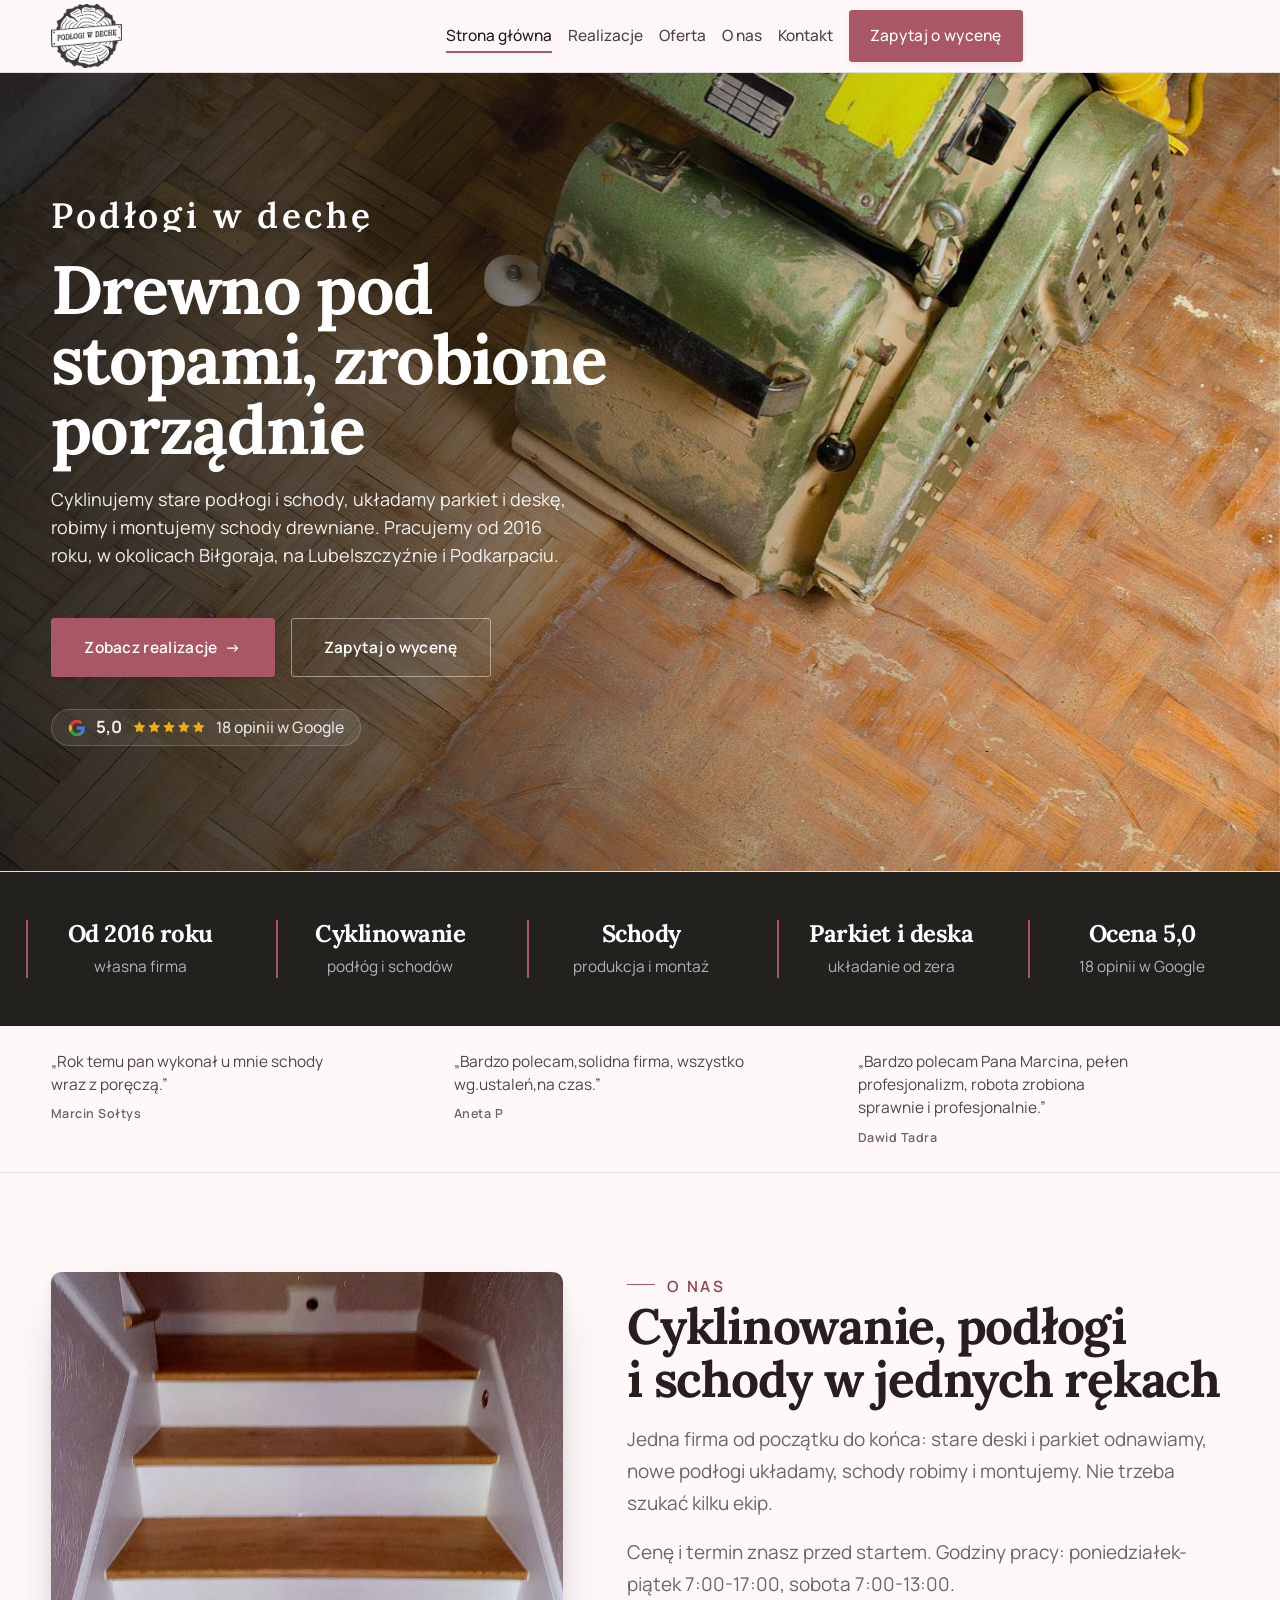
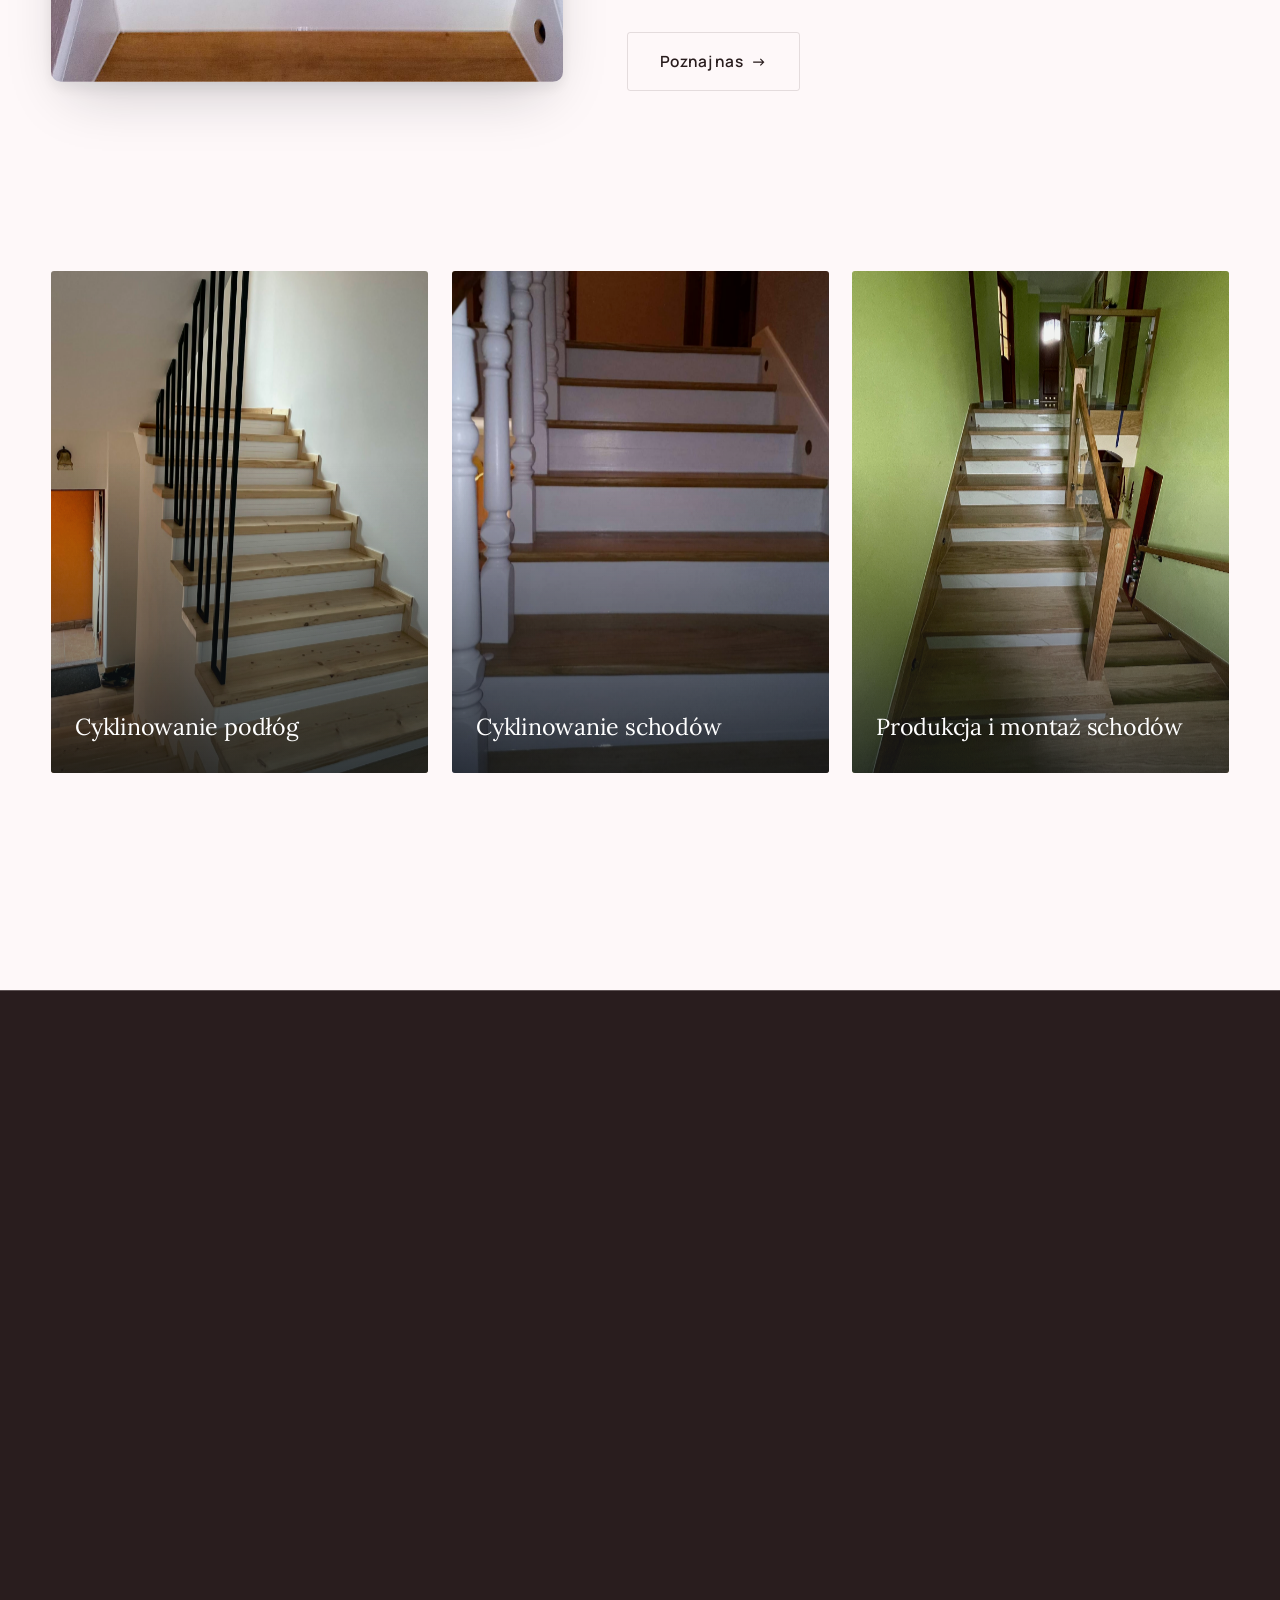
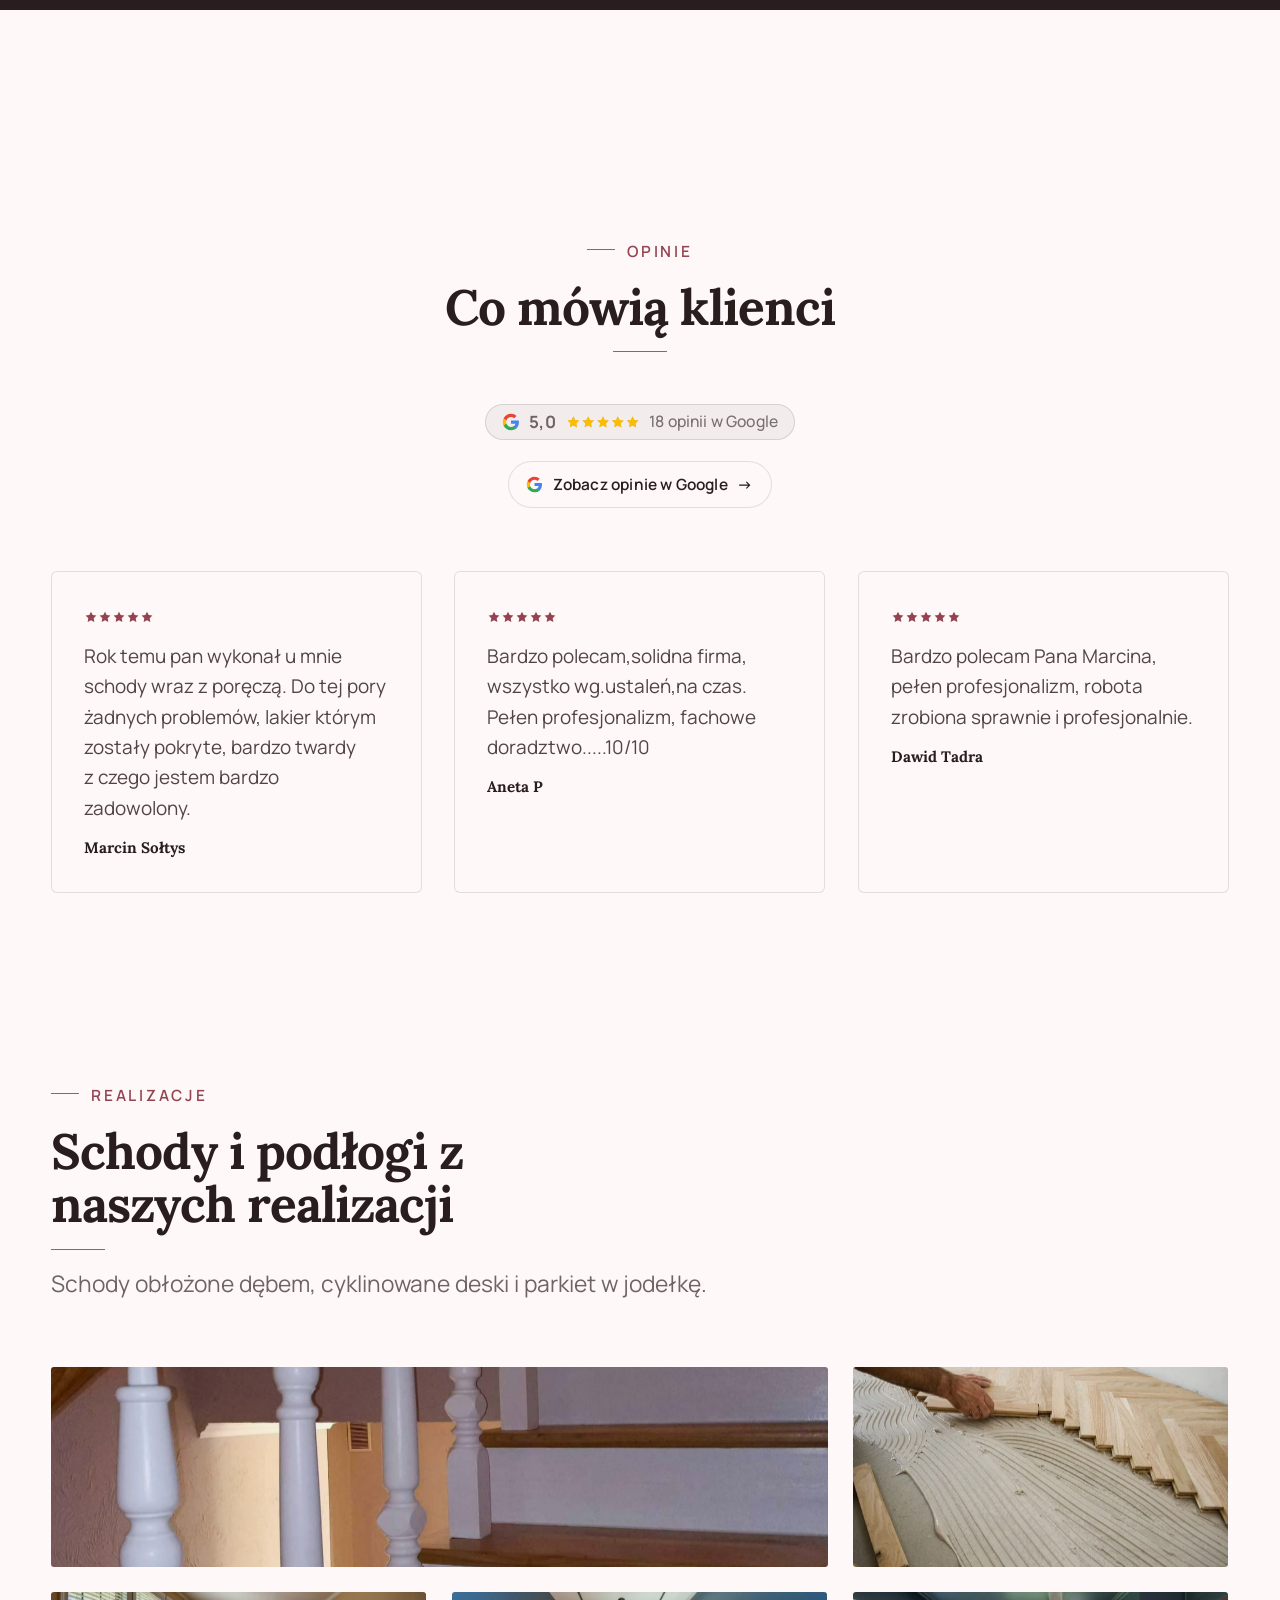
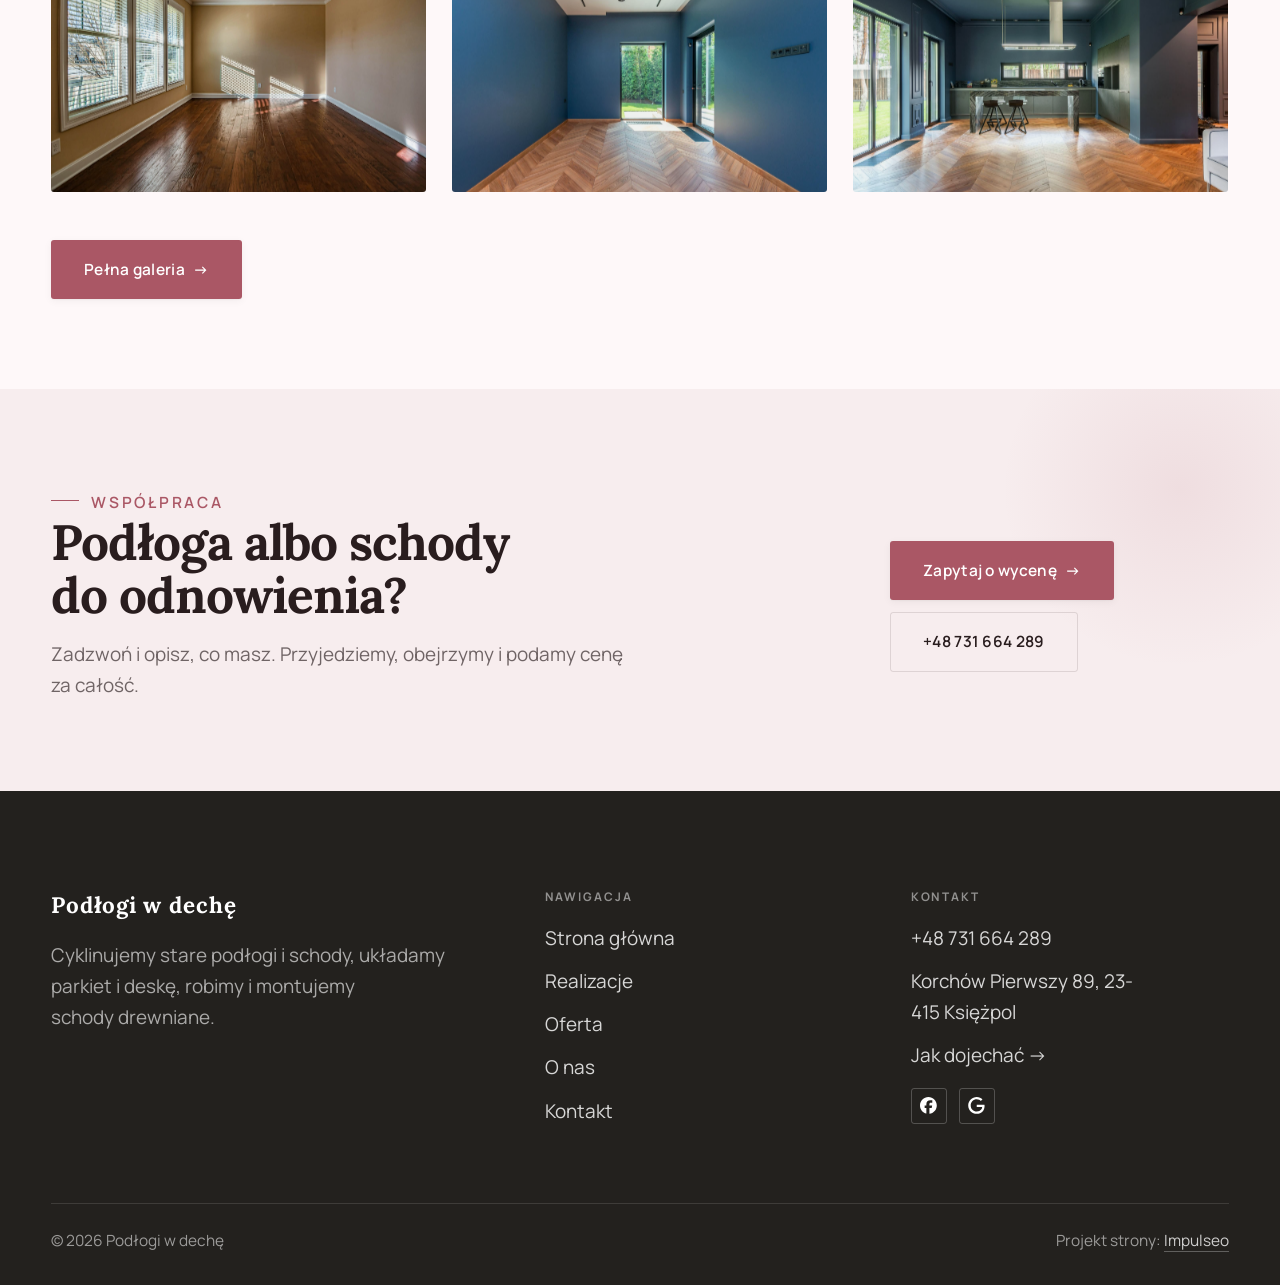
<file: index.html>
<!DOCTYPE html>
<html lang="pl">
<head>
<meta charset="UTF-8">
<meta name="viewport" content="width=device-width, initial-scale=1.0">
<title>Podłogi w dechę - cyklinowanie, podłogi drewniane i schody, okolice Biłgoraja</title>
<meta name="description" content="Podłogi w dechę z Korchowa Pierwszego (gm. Księżpol) - cyklinowanie podłóg i schodów, układanie parkietu i podłóg drewnianych, produkcja i montaż schodów. Działamy od 2016 roku, okolice Biłgoraja, Lubelskie i Podkarpackie. Ocena 5,0 w Google. Telefon 731 664 289.">
<link rel="canonical" href="https://kris20032.github.io/podlogi-w-deche/">
<meta name="robots" content="noindex, nofollow">
<meta property="og:type" content="website">
<meta property="og:locale" content="pl_PL">
<meta property="og:site_name" content="Podłogi w dechę">
<meta property="og:title" content="Podłogi w dechę - cyklinowanie, podłogi drewniane i schody, okolice Biłgoraja">
<meta property="og:description" content="Podłogi w dechę z Korchowa Pierwszego (gm. Księżpol) - cyklinowanie podłóg i schodów, układanie parkietu i podłóg drewnianych, produkcja i montaż schodów. Działamy od 2016 roku, okolice Biłgoraja, Lubelskie i Podkarpackie. Ocena 5,0 w Google. Telefon 731 664 289.">
<meta property="og:url" content="https://kris20032.github.io/podlogi-w-deche/">
<meta property="og:image" content="https://kris20032.github.io/podlogi-w-deche/img/og.jpg">
<meta property="og:image:width" content="1200">
<meta property="og:image:height" content="630">
<meta name="twitter:card" content="summary_large_image">
<script type="application/ld+json">{"@context": "https://schema.org", "@type": "LocalBusiness", "name": "Podłogi w dechę", "url": "https://kris20032.github.io/podlogi-w-deche/", "telephone": "+48731664289", "image": "https://kris20032.github.io/podlogi-w-deche/img/og.jpg", "areaServed": "Księżpol", "sameAs": ["https://maps.google.com/?cid=1769288421439417932&g_mp=Cidnb29nbGUubWFwcy5wbGFjZXMudjEuUGxhY2VzLlNlYXJjaFRleHQQAhgEIAA", "https://www.facebook.com/podlogiwdeche/"]}</script>
<link rel="preconnect" href="https://fonts.googleapis.com">
<link rel="preconnect" href="https://fonts.gstatic.com" crossorigin>
<link href="https://fonts.googleapis.com/css2?family=Lora:wght@500;600;700&family=Manrope:wght@400;500;600&display=swap" rel="stylesheet">
<link rel="stylesheet" href="assets/styles.css?v=06b92b89">
</head>
<body>

<header class="nav">
  <div class="wrap nav-inner">
    <a class="brand brand-has-logo" href="index.html"><img class="brand-logo" src="img/logo.png" alt="Podłogi w dechę" width="700" height="635" decoding="async"></a>
    <nav class="nav-links">
      <a href="index.html" class="active" aria-current="page">Strona główna</a>
      <a href="realizacje.html">Realizacje</a>
      <a href="oferta.html">Oferta</a>
      <a href="o-nas.html">O nas</a>
      <a href="kontakt.html">Kontakt</a>
      <a href="kontakt.html" class="btn btn-accent">Zapytaj o wycenę</a>
    </nav>
    <button class="nav-toggle" aria-label="Menu"><span></span><span></span><span></span></button>
  </div>
</header>

<main>
<section class="hero-cine">
  <img src="img/hero.jpg" fetchpriority="high" data-rotate="img/g6.jpg|img/g8.jpg" alt="Podłogi w dechę - Drewno pod stopami, zrobione porządnie" width="1600" height="1068">
  <div class="wrap">
    <div class="hero-copy">
      <div class="brandmark bm-m"><span class="bm-line"><span>Podłogi w dechę</span></span></div>
      <h1>Drewno pod stopami, zrobione porządnie</h1>
      <p class="lead">Cyklinujemy stare podłogi i schody, układamy parkiet i deskę, robimy i montujemy schody drewniane. Pracujemy od 2016 roku, w okolicach Biłgoraja, na Lubelszczyźnie i Podkarpaciu.</p>
      <div class="hero-actions">
        <a href="realizacje.html" class="btn btn-accent">Zobacz realizacje <span class="arr">→</span></a>
        <a href="kontakt.html" class="btn btn-ghost btn-on-dark">Zapytaj o wycenę</a>
      </div>
      <div style="margin-top:var(--space-6);color:#fff;font-weight:600;letter-spacing:.02em;opacity:.92"><span class="g-badge"><svg class="gb-ico" viewBox="0 0 24 24" width="18" height="18" aria-hidden="true"><path fill="#4285F4" d="M22.56 12.25c0-.78-.07-1.53-.2-2.25H12v4.26h5.92c-.26 1.37-1.04 2.53-2.21 3.31v2.77h3.57c2.08-1.92 3.28-4.74 3.28-8.09z"/><path fill="#34A853" d="M12 23c2.97 0 5.46-.98 7.28-2.66l-3.57-2.77c-.98.66-2.23 1.06-3.71 1.06-2.86 0-5.29-1.93-6.16-4.53H2.18v2.84C3.99 20.53 7.7 23 12 23z"/><path fill="#FBBC05" d="M5.84 14.09c-.22-.66-.35-1.36-.35-2.09s.13-1.43.35-2.09V7.07H2.18C1.43 8.55 1 10.22 1 12s.43 3.45 1.18 4.93l2.85-2.22.81-.62z"/><path fill="#EA4335" d="M12 5.38c1.62 0 3.06.56 4.21 1.64l3.15-3.15C17.45 2.09 14.97 1 12 1 7.7 1 3.99 3.47 2.18 7.07l3.66 2.84c.87-2.6 3.3-4.53 6.16-4.53z"/></svg><b class="gb-ocena">5,0</b><svg class="gb-stars" viewBox="0 0 90 18" width="74" height="14.8" aria-hidden="true"><g fill="currentColor" opacity=".26"><path transform="translate(0,0)" d="M9 1.6l2.2 4.46 4.92.72-3.56 3.47.84 4.9L9 12.74l-4.4 2.31.84-4.9L1.88 6.68l4.92-.72L9 1.6Z"/><path transform="translate(18,0)" d="M9 1.6l2.2 4.46 4.92.72-3.56 3.47.84 4.9L9 12.74l-4.4 2.31.84-4.9L1.88 6.68l4.92-.72L9 1.6Z"/><path transform="translate(36,0)" d="M9 1.6l2.2 4.46 4.92.72-3.56 3.47.84 4.9L9 12.74l-4.4 2.31.84-4.9L1.88 6.68l4.92-.72L9 1.6Z"/><path transform="translate(54,0)" d="M9 1.6l2.2 4.46 4.92.72-3.56 3.47.84 4.9L9 12.74l-4.4 2.31.84-4.9L1.88 6.68l4.92-.72L9 1.6Z"/><path transform="translate(72,0)" d="M9 1.6l2.2 4.46 4.92.72-3.56 3.47.84 4.9L9 12.74l-4.4 2.31.84-4.9L1.88 6.68l4.92-.72L9 1.6Z"/></g><clipPath id="gs1000"><rect x="0" y="0" width="90.0" height="18"/></clipPath><g fill="#FBBC04" clip-path="url(#gs1000)"><path transform="translate(0,0)" d="M9 1.6l2.2 4.46 4.92.72-3.56 3.47.84 4.9L9 12.74l-4.4 2.31.84-4.9L1.88 6.68l4.92-.72L9 1.6Z"/><path transform="translate(18,0)" d="M9 1.6l2.2 4.46 4.92.72-3.56 3.47.84 4.9L9 12.74l-4.4 2.31.84-4.9L1.88 6.68l4.92-.72L9 1.6Z"/><path transform="translate(36,0)" d="M9 1.6l2.2 4.46 4.92.72-3.56 3.47.84 4.9L9 12.74l-4.4 2.31.84-4.9L1.88 6.68l4.92-.72L9 1.6Z"/><path transform="translate(54,0)" d="M9 1.6l2.2 4.46 4.92.72-3.56 3.47.84 4.9L9 12.74l-4.4 2.31.84-4.9L1.88 6.68l4.92-.72L9 1.6Z"/><path transform="translate(72,0)" d="M9 1.6l2.2 4.46 4.92.72-3.56 3.47.84 4.9L9 12.74l-4.4 2.31.84-4.9L1.88 6.68l4.92-.72L9 1.6Z"/></g></svg><span class="gb-txt">18 opinii w Google</span></span></div>
    </div>
  </div>
</section>
<section class="strip n-5" style="padding-block:0">
  <div class="wrap">
    <div class="item reveal"><div class="k">Od 2016 roku</div><div class="v">własna firma</div></div>
    <div class="item reveal"><div class="k">Cyklinowanie</div><div class="v">podłóg i schodów</div></div>
    <div class="item reveal"><div class="k">Schody</div><div class="v">produkcja i montaż</div></div>
    <div class="item reveal"><div class="k">Parkiet i deska</div><div class="v">układanie od zera</div></div>
    <div class="item reveal"><div class="k">Ocena 5,0</div><div class="v">18 opinii w Google</div></div>
  </div>
</section>
<section class="opinie-mini" aria-label="Opinie klientów">
  <div class="wrap">
    <div class="om-row">
      <div class="om-item reveal"><blockquote>„Rok temu pan wykonał u mnie schody wraz z poręczą.”</blockquote><span class="om-autor">Marcin Sołtys</span></div>
      <div class="om-item reveal"><blockquote>„Bardzo polecam,solidna firma, wszystko wg.ustaleń,na czas.”</blockquote><span class="om-autor">Aneta P</span></div>
      <div class="om-item reveal"><blockquote>„Bardzo polecam Pana Marcina, pełen profesjonalizm, robota zrobiona sprawnie i profesjonalnie.”</blockquote><span class="om-autor">Dawid Tadra</span></div>
    </div>
  </div>
</section>
<section>
  <div class="wrap split">
    <div class="split-art reveal"><img src="img/g1.jpg" alt="Podłogi w dechę - realizacja" loading="lazy" width="1532" height="2048" decoding="async"></div>
    <div class="split-copy reveal">
      <span class="eyebrow">O nas</span>
      <h2>Cyklinowanie, podłogi i schody w jednych rękach</h2>
      <p class="muted">Jedna firma od początku do końca: stare deski i parkiet odnawiamy, nowe podłogi układamy, schody robimy i montujemy. Nie trzeba szukać kilku ekip.</p>
      <p class="muted">Cenę i termin znasz przed startem. Godziny pracy: poniedziałek-piątek 7:00-17:00, sobota 7:00-13:00.</p>
      <a href="o-nas.html" class="btn btn-ghost">Poznaj nas <span class="arr">→</span></a>
    </div>
  </div>
</section>
<section class="gateways-band">
  <div class="wrap">
    <div class="gateways">
      <a href="oferta.html" class="gateway reveal"><img src="img/g2.jpg" alt="Cyklinowanie podłóg" loading="lazy" width="1520" height="2058" decoding="async"><span class="g-ttl">Cyklinowanie podłóg</span></a>
      <a href="oferta.html" class="gateway reveal"><img src="img/g3.jpg" alt="Cyklinowanie schodów" loading="lazy" width="1376" height="1918" decoding="async"><span class="g-ttl">Cyklinowanie schodów</span></a>
      <a href="oferta.html" class="gateway reveal"><img src="img/g4.jpg" alt="Produkcja i montaż schodów" loading="lazy" width="1600" height="2133" decoding="async"><span class="g-ttl">Produkcja i montaż schodów</span></a>
    </div>
  </div>
</section>
<section class="stopklatka" aria-hidden="true">
  <div class="stk-bg" style="background-image:url(img/g9.jpg)"></div>
</section>
<section class="opinie">
  <div class="wrap">
    <div class="head center reveal">
      <span class="eyebrow">Opinie</span>
      <h2>Co mówią klienci</h2>
    </div>
    <p class="op-meta reveal"><span class="g-badge"><svg class="gb-ico" viewBox="0 0 24 24" width="18" height="18" aria-hidden="true"><path fill="#4285F4" d="M22.56 12.25c0-.78-.07-1.53-.2-2.25H12v4.26h5.92c-.26 1.37-1.04 2.53-2.21 3.31v2.77h3.57c2.08-1.92 3.28-4.74 3.28-8.09z"/><path fill="#34A853" d="M12 23c2.97 0 5.46-.98 7.28-2.66l-3.57-2.77c-.98.66-2.23 1.06-3.71 1.06-2.86 0-5.29-1.93-6.16-4.53H2.18v2.84C3.99 20.53 7.7 23 12 23z"/><path fill="#FBBC05" d="M5.84 14.09c-.22-.66-.35-1.36-.35-2.09s.13-1.43.35-2.09V7.07H2.18C1.43 8.55 1 10.22 1 12s.43 3.45 1.18 4.93l2.85-2.22.81-.62z"/><path fill="#EA4335" d="M12 5.38c1.62 0 3.06.56 4.21 1.64l3.15-3.15C17.45 2.09 14.97 1 12 1 7.7 1 3.99 3.47 2.18 7.07l3.66 2.84c.87-2.6 3.3-4.53 6.16-4.53z"/></svg><b class="gb-ocena">5,0</b><svg class="gb-stars" viewBox="0 0 90 18" width="74" height="14.8" aria-hidden="true"><g fill="currentColor" opacity=".26"><path transform="translate(0,0)" d="M9 1.6l2.2 4.46 4.92.72-3.56 3.47.84 4.9L9 12.74l-4.4 2.31.84-4.9L1.88 6.68l4.92-.72L9 1.6Z"/><path transform="translate(18,0)" d="M9 1.6l2.2 4.46 4.92.72-3.56 3.47.84 4.9L9 12.74l-4.4 2.31.84-4.9L1.88 6.68l4.92-.72L9 1.6Z"/><path transform="translate(36,0)" d="M9 1.6l2.2 4.46 4.92.72-3.56 3.47.84 4.9L9 12.74l-4.4 2.31.84-4.9L1.88 6.68l4.92-.72L9 1.6Z"/><path transform="translate(54,0)" d="M9 1.6l2.2 4.46 4.92.72-3.56 3.47.84 4.9L9 12.74l-4.4 2.31.84-4.9L1.88 6.68l4.92-.72L9 1.6Z"/><path transform="translate(72,0)" d="M9 1.6l2.2 4.46 4.92.72-3.56 3.47.84 4.9L9 12.74l-4.4 2.31.84-4.9L1.88 6.68l4.92-.72L9 1.6Z"/></g><clipPath id="gs1000"><rect x="0" y="0" width="90.0" height="18"/></clipPath><g fill="#FBBC04" clip-path="url(#gs1000)"><path transform="translate(0,0)" d="M9 1.6l2.2 4.46 4.92.72-3.56 3.47.84 4.9L9 12.74l-4.4 2.31.84-4.9L1.88 6.68l4.92-.72L9 1.6Z"/><path transform="translate(18,0)" d="M9 1.6l2.2 4.46 4.92.72-3.56 3.47.84 4.9L9 12.74l-4.4 2.31.84-4.9L1.88 6.68l4.92-.72L9 1.6Z"/><path transform="translate(36,0)" d="M9 1.6l2.2 4.46 4.92.72-3.56 3.47.84 4.9L9 12.74l-4.4 2.31.84-4.9L1.88 6.68l4.92-.72L9 1.6Z"/><path transform="translate(54,0)" d="M9 1.6l2.2 4.46 4.92.72-3.56 3.47.84 4.9L9 12.74l-4.4 2.31.84-4.9L1.88 6.68l4.92-.72L9 1.6Z"/><path transform="translate(72,0)" d="M9 1.6l2.2 4.46 4.92.72-3.56 3.47.84 4.9L9 12.74l-4.4 2.31.84-4.9L1.88 6.68l4.92-.72L9 1.6Z"/></g></svg><span class="gb-txt">18 opinii w Google</span></span></p>
    <p class="op-meta reveal"><a class="op-google" href="https://maps.google.com/?cid=1769288421439417932&amp;g_mp=Cidnb29nbGUubWFwcy5wbGFjZXMudjEuUGxhY2VzLlNlYXJjaFRleHQQAhgEIAA" target="_blank" rel="noopener"><svg class="op-g-ico" viewBox="0 0 24 24" width="17" height="17" aria-hidden="true"><path fill="#4285F4" d="M22.56 12.25c0-.78-.07-1.53-.2-2.25H12v4.26h5.92c-.26 1.37-1.04 2.53-2.21 3.31v2.77h3.57c2.08-1.92 3.28-4.74 3.28-8.09z"/><path fill="#34A853" d="M12 23c2.97 0 5.46-.98 7.28-2.66l-3.57-2.77c-.98.66-2.23 1.06-3.71 1.06-2.86 0-5.29-1.93-6.16-4.53H2.18v2.84C3.99 20.53 7.7 23 12 23z"/><path fill="#FBBC05" d="M5.84 14.09c-.22-.66-.35-1.36-.35-2.09s.13-1.43.35-2.09V7.07H2.18C1.43 8.55 1 10.22 1 12s.43 3.45 1.18 4.93l2.85-2.22.81-.62z"/><path fill="#EA4335" d="M12 5.38c1.62 0 3.06.56 4.21 1.64l3.15-3.15C17.45 2.09 14.97 1 12 1 7.7 1 3.99 3.47 2.18 7.07l3.66 2.84c.87-2.6 3.3-4.53 6.16-4.53z"/></svg><span>Zobacz opinie w Google</span><span class="arr">→</span></a></p>
    <div class="opinie-grid">
      <figure class="op-card reveal"><span class="op-star"><svg class="ico-star" width="14" height="14" viewBox="0 0 24 24" style="vertical-align:-2px" aria-hidden="true"><path d="M12 2.8l2.85 5.8 6.4.93-4.63 4.5 1.1 6.37L12 17.4l-5.72 3 1.1-6.37-4.63-4.5 6.4-.93L12 2.8Z" fill="currentColor"/></svg><svg class="ico-star" width="14" height="14" viewBox="0 0 24 24" style="vertical-align:-2px" aria-hidden="true"><path d="M12 2.8l2.85 5.8 6.4.93-4.63 4.5 1.1 6.37L12 17.4l-5.72 3 1.1-6.37-4.63-4.5 6.4-.93L12 2.8Z" fill="currentColor"/></svg><svg class="ico-star" width="14" height="14" viewBox="0 0 24 24" style="vertical-align:-2px" aria-hidden="true"><path d="M12 2.8l2.85 5.8 6.4.93-4.63 4.5 1.1 6.37L12 17.4l-5.72 3 1.1-6.37-4.63-4.5 6.4-.93L12 2.8Z" fill="currentColor"/></svg><svg class="ico-star" width="14" height="14" viewBox="0 0 24 24" style="vertical-align:-2px" aria-hidden="true"><path d="M12 2.8l2.85 5.8 6.4.93-4.63 4.5 1.1 6.37L12 17.4l-5.72 3 1.1-6.37-4.63-4.5 6.4-.93L12 2.8Z" fill="currentColor"/></svg><svg class="ico-star" width="14" height="14" viewBox="0 0 24 24" style="vertical-align:-2px" aria-hidden="true"><path d="M12 2.8l2.85 5.8 6.4.93-4.63 4.5 1.1 6.37L12 17.4l-5.72 3 1.1-6.37-4.63-4.5 6.4-.93L12 2.8Z" fill="currentColor"/></svg></span><blockquote>Rok temu pan wykonał u mnie schody wraz z poręczą. Do tej pory żadnych problemów, lakier którym zostały pokryte, bardzo twardy z czego jestem bardzo zadowolony.</blockquote><span class="op-autor">Marcin Sołtys</span></figure>
      <figure class="op-card reveal"><span class="op-star"><svg class="ico-star" width="14" height="14" viewBox="0 0 24 24" style="vertical-align:-2px" aria-hidden="true"><path d="M12 2.8l2.85 5.8 6.4.93-4.63 4.5 1.1 6.37L12 17.4l-5.72 3 1.1-6.37-4.63-4.5 6.4-.93L12 2.8Z" fill="currentColor"/></svg><svg class="ico-star" width="14" height="14" viewBox="0 0 24 24" style="vertical-align:-2px" aria-hidden="true"><path d="M12 2.8l2.85 5.8 6.4.93-4.63 4.5 1.1 6.37L12 17.4l-5.72 3 1.1-6.37-4.63-4.5 6.4-.93L12 2.8Z" fill="currentColor"/></svg><svg class="ico-star" width="14" height="14" viewBox="0 0 24 24" style="vertical-align:-2px" aria-hidden="true"><path d="M12 2.8l2.85 5.8 6.4.93-4.63 4.5 1.1 6.37L12 17.4l-5.72 3 1.1-6.37-4.63-4.5 6.4-.93L12 2.8Z" fill="currentColor"/></svg><svg class="ico-star" width="14" height="14" viewBox="0 0 24 24" style="vertical-align:-2px" aria-hidden="true"><path d="M12 2.8l2.85 5.8 6.4.93-4.63 4.5 1.1 6.37L12 17.4l-5.72 3 1.1-6.37-4.63-4.5 6.4-.93L12 2.8Z" fill="currentColor"/></svg><svg class="ico-star" width="14" height="14" viewBox="0 0 24 24" style="vertical-align:-2px" aria-hidden="true"><path d="M12 2.8l2.85 5.8 6.4.93-4.63 4.5 1.1 6.37L12 17.4l-5.72 3 1.1-6.37-4.63-4.5 6.4-.93L12 2.8Z" fill="currentColor"/></svg></span><blockquote>Bardzo polecam,solidna firma, wszystko wg.ustaleń,na czas. Pełen profesjonalizm, fachowe doradztwo.....10/10</blockquote><span class="op-autor">Aneta P</span></figure>
      <figure class="op-card reveal"><span class="op-star"><svg class="ico-star" width="14" height="14" viewBox="0 0 24 24" style="vertical-align:-2px" aria-hidden="true"><path d="M12 2.8l2.85 5.8 6.4.93-4.63 4.5 1.1 6.37L12 17.4l-5.72 3 1.1-6.37-4.63-4.5 6.4-.93L12 2.8Z" fill="currentColor"/></svg><svg class="ico-star" width="14" height="14" viewBox="0 0 24 24" style="vertical-align:-2px" aria-hidden="true"><path d="M12 2.8l2.85 5.8 6.4.93-4.63 4.5 1.1 6.37L12 17.4l-5.72 3 1.1-6.37-4.63-4.5 6.4-.93L12 2.8Z" fill="currentColor"/></svg><svg class="ico-star" width="14" height="14" viewBox="0 0 24 24" style="vertical-align:-2px" aria-hidden="true"><path d="M12 2.8l2.85 5.8 6.4.93-4.63 4.5 1.1 6.37L12 17.4l-5.72 3 1.1-6.37-4.63-4.5 6.4-.93L12 2.8Z" fill="currentColor"/></svg><svg class="ico-star" width="14" height="14" viewBox="0 0 24 24" style="vertical-align:-2px" aria-hidden="true"><path d="M12 2.8l2.85 5.8 6.4.93-4.63 4.5 1.1 6.37L12 17.4l-5.72 3 1.1-6.37-4.63-4.5 6.4-.93L12 2.8Z" fill="currentColor"/></svg><svg class="ico-star" width="14" height="14" viewBox="0 0 24 24" style="vertical-align:-2px" aria-hidden="true"><path d="M12 2.8l2.85 5.8 6.4.93-4.63 4.5 1.1 6.37L12 17.4l-5.72 3 1.1-6.37-4.63-4.5 6.4-.93L12 2.8Z" fill="currentColor"/></svg></span><blockquote>Bardzo polecam Pana Marcina, pełen profesjonalizm, robota zrobiona sprawnie i profesjonalnie.</blockquote><span class="op-autor">Dawid Tadra</span></figure>
    </div>
  </div>
</section>
<section>
  <div class="wrap">
    <div class="head reveal">
      <span class="eyebrow">Realizacje</span>
      <h2>Schody i podłogi z naszych realizacji</h2>
      <p>Schody obłożone dębem, cyklinowane deski i parkiet w jodełkę.</p>
    </div>
    <div class="gallery">
      <div class="tile t-two3 reveal"><img src="img/g5.jpg" alt="Podłogi w dechę" loading="lazy" width="1482" height="1996" decoding="async"></div>
      <div class="tile t-third reveal"><img src="img/g7.jpg" alt="Podłogi w dechę" loading="lazy" width="600" height="400" decoding="async"></div>
      <div class="tile t-third reveal"><img src="img/g10.jpg" alt="Podłogi w dechę" loading="lazy" width="1880" height="1253" decoding="async"></div>
      <div class="tile t-third reveal"><img src="img/g11.jpg" alt="Podłogi w dechę" loading="lazy" width="1880" height="1255" decoding="async"></div>
      <div class="tile t-third reveal"><img src="img/g12.jpg" alt="Podłogi w dechę" loading="lazy" width="1880" height="1255" decoding="async"></div>
    </div>
    <div style="margin-top:var(--space-7)" class="reveal"><a href="realizacje.html" class="btn btn-accent">Pełna galeria <span class="arr">→</span></a></div>
  </div>
</section>
<section class="cta">
  <div class="wrap">
    <div class="reveal">
      <span class="eyebrow">Współpraca</span>
      <h2>Podłoga albo schody do odnowienia?</h2>
      <p>Zadzwoń i opisz, co masz. Przyjedziemy, obejrzymy i podamy cenę za całość.</p>
    </div>
    <div class="cta-actions reveal">
      <a href="kontakt.html" class="btn btn-light">Zapytaj o wycenę <span class="arr">→</span></a>
      <a href="tel:+48731664289" class="btn btn-ghost btn-ghost-cta">+48 731 664 289</a>
    </div>
  </div>
</section>
</main>

<footer>
  <div class="wrap">
    <div class="foot-grid">
      <div class="foot-brand">
        <div class="name">Podłogi w dechę</div>
        <p>Cyklinujemy stare podłogi i schody, układamy parkiet i deskę, robimy i montujemy schody drewniane.</p>
      </div>
      <div class="foot-col">
        <h4>Nawigacja</h4>
        <a href="index.html">Strona główna</a>
        <a href="realizacje.html">Realizacje</a>
        <a href="oferta.html">Oferta</a>
        <a href="o-nas.html">O nas</a>
        <a href="kontakt.html">Kontakt</a>
      </div>
      <div class="foot-col">
        <h4>Kontakt</h4>
        <a href="tel:+48731664289">+48 731 664 289</a>
        <p>Korchów Pierwszy 89, 23-415 Księżpol</p>
        <a href="https://maps.google.com/?cid=1769288421439417932&g_mp=Cidnb29nbGUubWFwcy5wbGFjZXMudjEuUGxhY2VzLlNlYXJjaFRleHQQAhgEIAA" target="_blank" rel="noopener">Jak dojechać →</a>
      <div class="foot-soc">
        <a class="soc" href="https://www.facebook.com/podlogiwdeche/" target="_blank" rel="noopener" aria-label="Facebook - Podłogi w dechę"><svg viewBox="0 0 24 24" aria-hidden="true" focusable="false"><path d="M9.101 23.691v-7.98H6.627v-3.667h2.474v-1.58c0-4.085 1.848-5.978 5.858-5.978.401 0 .955.042 1.468.103a8.68 8.68 0 0 1 1.141.195v3.325a8.623 8.623 0 0 0-.653-.036 26.805 26.805 0 0 0-.733-.009c-.707 0-1.259.096-1.675.309a1.686 1.686 0 0 0-.679.622c-.258.42-.374.995-.374 1.752v1.297h3.919l-.386 2.103-.287 1.564h-3.246v8.245C19.396 23.238 24 18.179 24 12.044c0-6.627-5.373-12-12-12s-12 5.373-12 12c0 5.628 3.874 10.35 9.101 11.647Z" fill="currentColor"/></svg></a>
        <a class="soc" href="https://maps.google.com/?cid=1769288421439417932&g_mp=Cidnb29nbGUubWFwcy5wbGFjZXMudjEuUGxhY2VzLlNlYXJjaFRleHQQAhgEIAA" target="_blank" rel="noopener" aria-label="Google - Podłogi w dechę"><svg viewBox="0 0 24 24" aria-hidden="true" focusable="false"><path d="M12.48 10.92v3.28h7.84c-.24 1.84-.853 3.187-1.787 4.133-1.147 1.147-2.933 2.4-6.053 2.4-4.827 0-8.6-3.893-8.6-8.72s3.773-8.72 8.6-8.72c2.6 0 4.507 1.027 5.907 2.347l2.307-2.307C18.747 1.44 16.133 0 12.48 0 5.867 0 .307 5.387.307 12s5.56 12 12.173 12c3.573 0 6.267-1.173 8.373-3.36 2.16-2.16 2.84-5.213 2.84-7.667 0-.76-.053-1.467-.173-2.053H12.48z" fill="currentColor"/></svg></a>
      </div>
      </div>
    </div>
    <div class="foot-bot">
      <span>© 2026 Podłogi w dechę</span>
      <span>Projekt strony: <a class="foot-credit" href="https://impulseo.pl" target="_blank" rel="noopener">Impulseo</a></span>
    </div>
  </div>
</footer>
<div class="sticky-reserve"><a class="sr-book" href="kontakt.html">Zapytaj o wycenę</a><a class="sr-call" href="tel:+48731664289" aria-label="Zadzwoń"><svg class="ico-tel" width="16" height="16" viewBox="0 0 24 24" fill="none" aria-hidden="true"><path d="M6.6 10.8a15.5 15.5 0 0 0 6.6 6.6l2.2-2.2a1 1 0 0 1 1-.24 11.4 11.4 0 0 0 3.6.58 1 1 0 0 1 1 1V20a1 1 0 0 1-1 1A17 17 0 0 1 3 4a1 1 0 0 1 1-1h3.5a1 1 0 0 1 1 1c0 1.25.2 2.46.58 3.6a1 1 0 0 1-.25 1l-2.23 2.2Z" fill="currentColor"/></svg></a></div>
<div class="demo-wazne" data-do="2026-11-19" data-cykl="3" hidden><svg class="dw-ico" width="13" height="13" viewBox="0 0 24 24" fill="none" aria-hidden="true"><circle cx="12" cy="12" r="8.6" stroke="currentColor" stroke-width="1.8"/><path d="M12 7.2V12l3.3 2" stroke="currentColor" stroke-width="1.8" stroke-linecap="round"/></svg><span class="dw-txt"></span></div>

<script src="assets/main.js"></script>
</body>
</html>
</file>
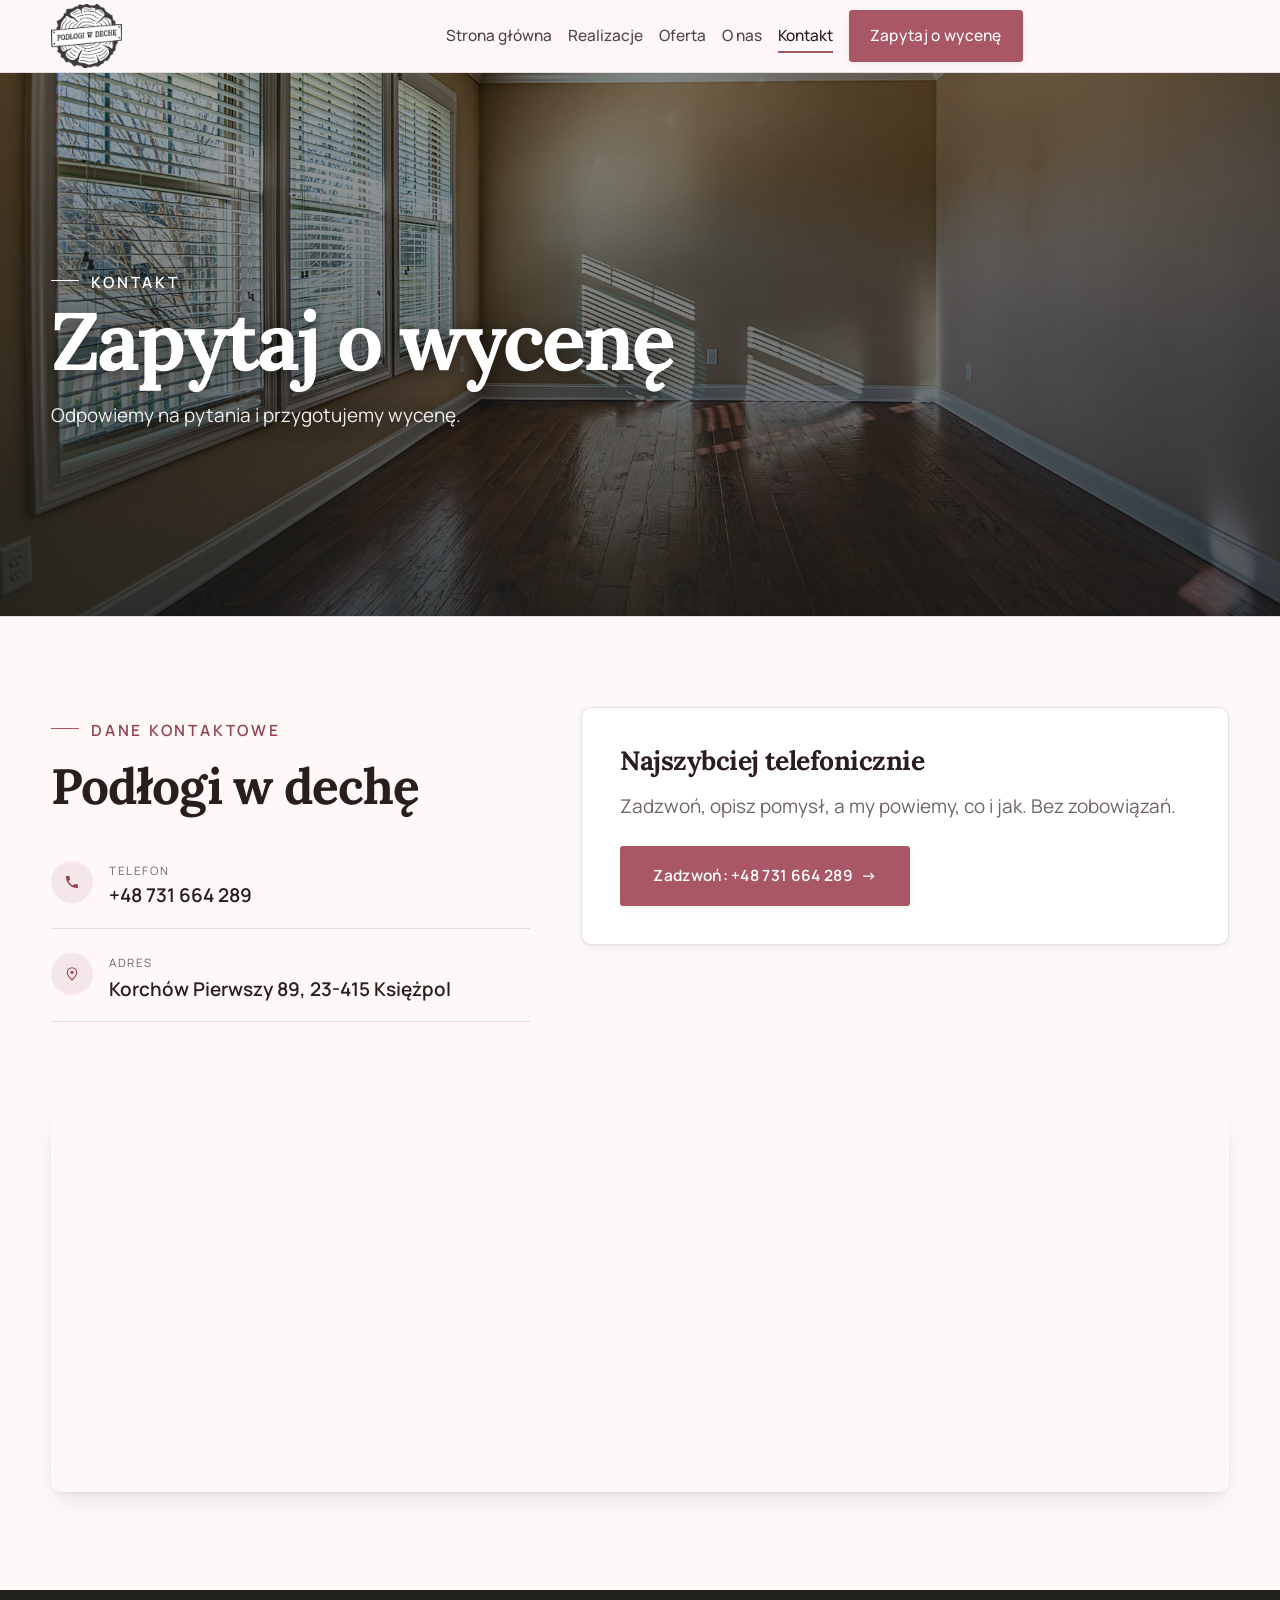
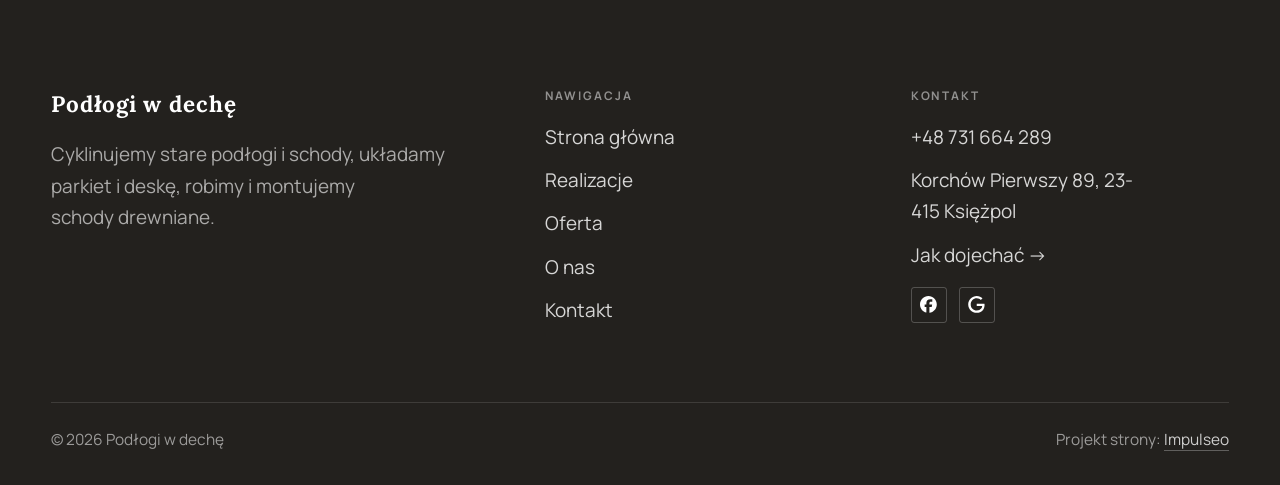
<file: kontakt.html>
<!DOCTYPE html>
<html lang="pl">
<head>
<meta charset="UTF-8">
<meta name="viewport" content="width=device-width, initial-scale=1.0">
<title>Kontakt - Podłogi w dechę</title>
<meta name="description" content="Kontakt Podłogi w dechę - Korchów Pierwszy 89, 23-415 Księżpol">
<link rel="canonical" href="https://kris20032.github.io/podlogi-w-deche/kontakt.html">
<meta name="robots" content="noindex, nofollow">
<meta property="og:type" content="website">
<meta property="og:locale" content="pl_PL">
<meta property="og:site_name" content="Podłogi w dechę">
<meta property="og:title" content="Kontakt - Podłogi w dechę">
<meta property="og:description" content="Kontakt Podłogi w dechę - Korchów Pierwszy 89, 23-415 Księżpol">
<meta property="og:url" content="https://kris20032.github.io/podlogi-w-deche/kontakt.html">
<meta property="og:image" content="https://kris20032.github.io/podlogi-w-deche/img/og.jpg">
<meta property="og:image:width" content="1200">
<meta property="og:image:height" content="630">
<meta name="twitter:card" content="summary_large_image">
<link rel="preconnect" href="https://fonts.googleapis.com">
<link rel="preconnect" href="https://fonts.gstatic.com" crossorigin>
<link href="https://fonts.googleapis.com/css2?family=Lora:wght@500;600;700&family=Manrope:wght@400;500;600&display=swap" rel="stylesheet">
<link rel="stylesheet" href="assets/styles.css?v=06b92b89">
</head>
<body>

<header class="nav">
  <div class="wrap nav-inner">
    <a class="brand brand-has-logo" href="index.html"><img class="brand-logo" src="img/logo.png" alt="Podłogi w dechę" width="700" height="635" decoding="async"></a>
    <nav class="nav-links">
      <a href="index.html">Strona główna</a>
      <a href="realizacje.html">Realizacje</a>
      <a href="oferta.html">Oferta</a>
      <a href="o-nas.html">O nas</a>
      <a href="kontakt.html" class="active" aria-current="page">Kontakt</a>
      <a href="kontakt.html" class="btn btn-accent">Zapytaj o wycenę</a>
    </nav>
    <button class="nav-toggle" aria-label="Menu"><span></span><span></span><span></span></button>
  </div>
</header>

<main>
<section class="pagehead">
  <img src="img/g10.jpg" alt="Podłogi w dechę - Zapytaj o wycenę" width="1880" height="1253" decoding="async">
  <div class="wrap">
    <span class="eyebrow">Kontakt</span>
    <h1>Zapytaj o wycenę</h1>
    <p>Odpowiemy na pytania i przygotujemy wycenę.</p>
  </div>
</section>
<section>
  <div class="wrap contact-grid">
    <div class="reveal">
      <span class="eyebrow">Dane kontaktowe</span>
      <h2 style="margin:var(--space-4) 0 var(--space-6)">Podłogi w dechę</h2>
      <div class="info-list">
        <div class="info-row"><div class="ic"><svg class="ico-tel" width="16" height="16" viewBox="0 0 24 24" fill="none" aria-hidden="true"><path d="M6.6 10.8a15.5 15.5 0 0 0 6.6 6.6l2.2-2.2a1 1 0 0 1 1-.24 11.4 11.4 0 0 0 3.6.58 1 1 0 0 1 1 1V20a1 1 0 0 1-1 1A17 17 0 0 1 3 4a1 1 0 0 1 1-1h3.5a1 1 0 0 1 1 1c0 1.25.2 2.46.58 3.6a1 1 0 0 1-.25 1l-2.23 2.2Z" fill="currentColor"/></svg></div><div><div class="lbl">Telefon</div><a class="val" href="tel:+48731664289">+48 731 664 289</a></div></div>
        <div class="info-row"><div class="ic"><svg class="ico-pin" width="16" height="16" viewBox="0 0 24 24" fill="none" aria-hidden="true"><path d="M12 21s7-6.1 7-11.5A7 7 0 0 0 5 9.5C5 14.9 12 21 12 21Z" stroke="currentColor" stroke-width="1.6" fill="none"/><circle cx="12" cy="9.5" r="2.4" fill="currentColor"/></svg></div><div><div class="lbl">Adres</div><div class="val">Korchów Pierwszy 89, 23-415 Księżpol</div></div></div>
      </div>
    </div>
    <div class="reveal">
      <div class="form">
        <h3 style="margin-bottom:var(--space-4)">Najszybciej telefonicznie</h3>
        <p class="muted" style="margin-bottom:var(--space-5)">Zadzwoń, opisz pomysł, a my powiemy, co i jak. Bez zobowiązań.</p>
        <a href="tel:+48731664289" class="btn btn-accent" style="justify-content:center">Zadzwoń: +48 731 664 289 <span class="arr">→</span></a>
      </div>
    </div>
  </div>
</section>
<section style="padding-top:0">
  <div class="wrap reveal">
    <iframe class="map" title="Podłogi w dechę - Księżpol" src="https://maps.google.com/maps?q=50.3773799%2C22.7886089&z=15&output=embed" loading="lazy" referrerpolicy="no-referrer-when-downgrade"></iframe>
  </div>
</section>
</main>

<footer>
  <div class="wrap">
    <div class="foot-grid">
      <div class="foot-brand">
        <div class="name">Podłogi w dechę</div>
        <p>Cyklinujemy stare podłogi i schody, układamy parkiet i deskę, robimy i montujemy schody drewniane.</p>
      </div>
      <div class="foot-col">
        <h4>Nawigacja</h4>
        <a href="index.html">Strona główna</a>
        <a href="realizacje.html">Realizacje</a>
        <a href="oferta.html">Oferta</a>
        <a href="o-nas.html">O nas</a>
        <a href="kontakt.html">Kontakt</a>
      </div>
      <div class="foot-col">
        <h4>Kontakt</h4>
        <a href="tel:+48731664289">+48 731 664 289</a>
        <p>Korchów Pierwszy 89, 23-415 Księżpol</p>
        <a href="https://maps.google.com/?cid=1769288421439417932&g_mp=Cidnb29nbGUubWFwcy5wbGFjZXMudjEuUGxhY2VzLlNlYXJjaFRleHQQAhgEIAA" target="_blank" rel="noopener">Jak dojechać →</a>
      <div class="foot-soc">
        <a class="soc" href="https://www.facebook.com/podlogiwdeche/" target="_blank" rel="noopener" aria-label="Facebook - Podłogi w dechę"><svg viewBox="0 0 24 24" aria-hidden="true" focusable="false"><path d="M9.101 23.691v-7.98H6.627v-3.667h2.474v-1.58c0-4.085 1.848-5.978 5.858-5.978.401 0 .955.042 1.468.103a8.68 8.68 0 0 1 1.141.195v3.325a8.623 8.623 0 0 0-.653-.036 26.805 26.805 0 0 0-.733-.009c-.707 0-1.259.096-1.675.309a1.686 1.686 0 0 0-.679.622c-.258.42-.374.995-.374 1.752v1.297h3.919l-.386 2.103-.287 1.564h-3.246v8.245C19.396 23.238 24 18.179 24 12.044c0-6.627-5.373-12-12-12s-12 5.373-12 12c0 5.628 3.874 10.35 9.101 11.647Z" fill="currentColor"/></svg></a>
        <a class="soc" href="https://maps.google.com/?cid=1769288421439417932&g_mp=Cidnb29nbGUubWFwcy5wbGFjZXMudjEuUGxhY2VzLlNlYXJjaFRleHQQAhgEIAA" target="_blank" rel="noopener" aria-label="Google - Podłogi w dechę"><svg viewBox="0 0 24 24" aria-hidden="true" focusable="false"><path d="M12.48 10.92v3.28h7.84c-.24 1.84-.853 3.187-1.787 4.133-1.147 1.147-2.933 2.4-6.053 2.4-4.827 0-8.6-3.893-8.6-8.72s3.773-8.72 8.6-8.72c2.6 0 4.507 1.027 5.907 2.347l2.307-2.307C18.747 1.44 16.133 0 12.48 0 5.867 0 .307 5.387.307 12s5.56 12 12.173 12c3.573 0 6.267-1.173 8.373-3.36 2.16-2.16 2.84-5.213 2.84-7.667 0-.76-.053-1.467-.173-2.053H12.48z" fill="currentColor"/></svg></a>
      </div>
      </div>
    </div>
    <div class="foot-bot">
      <span>© 2026 Podłogi w dechę</span>
      <span>Projekt strony: <a class="foot-credit" href="https://impulseo.pl" target="_blank" rel="noopener">Impulseo</a></span>
    </div>
  </div>
</footer>
<div class="sticky-reserve"><a class="sr-book" href="kontakt.html">Zapytaj o wycenę</a><a class="sr-call" href="tel:+48731664289" aria-label="Zadzwoń"><svg class="ico-tel" width="16" height="16" viewBox="0 0 24 24" fill="none" aria-hidden="true"><path d="M6.6 10.8a15.5 15.5 0 0 0 6.6 6.6l2.2-2.2a1 1 0 0 1 1-.24 11.4 11.4 0 0 0 3.6.58 1 1 0 0 1 1 1V20a1 1 0 0 1-1 1A17 17 0 0 1 3 4a1 1 0 0 1 1-1h3.5a1 1 0 0 1 1 1c0 1.25.2 2.46.58 3.6a1 1 0 0 1-.25 1l-2.23 2.2Z" fill="currentColor"/></svg></a></div>
<div class="demo-wazne" data-do="2026-11-19" data-cykl="3" hidden><svg class="dw-ico" width="13" height="13" viewBox="0 0 24 24" fill="none" aria-hidden="true"><circle cx="12" cy="12" r="8.6" stroke="currentColor" stroke-width="1.8"/><path d="M12 7.2V12l3.3 2" stroke="currentColor" stroke-width="1.8" stroke-linecap="round"/></svg><span class="dw-txt"></span></div>

<script src="assets/main.js"></script>
</body>
</html>
</file>
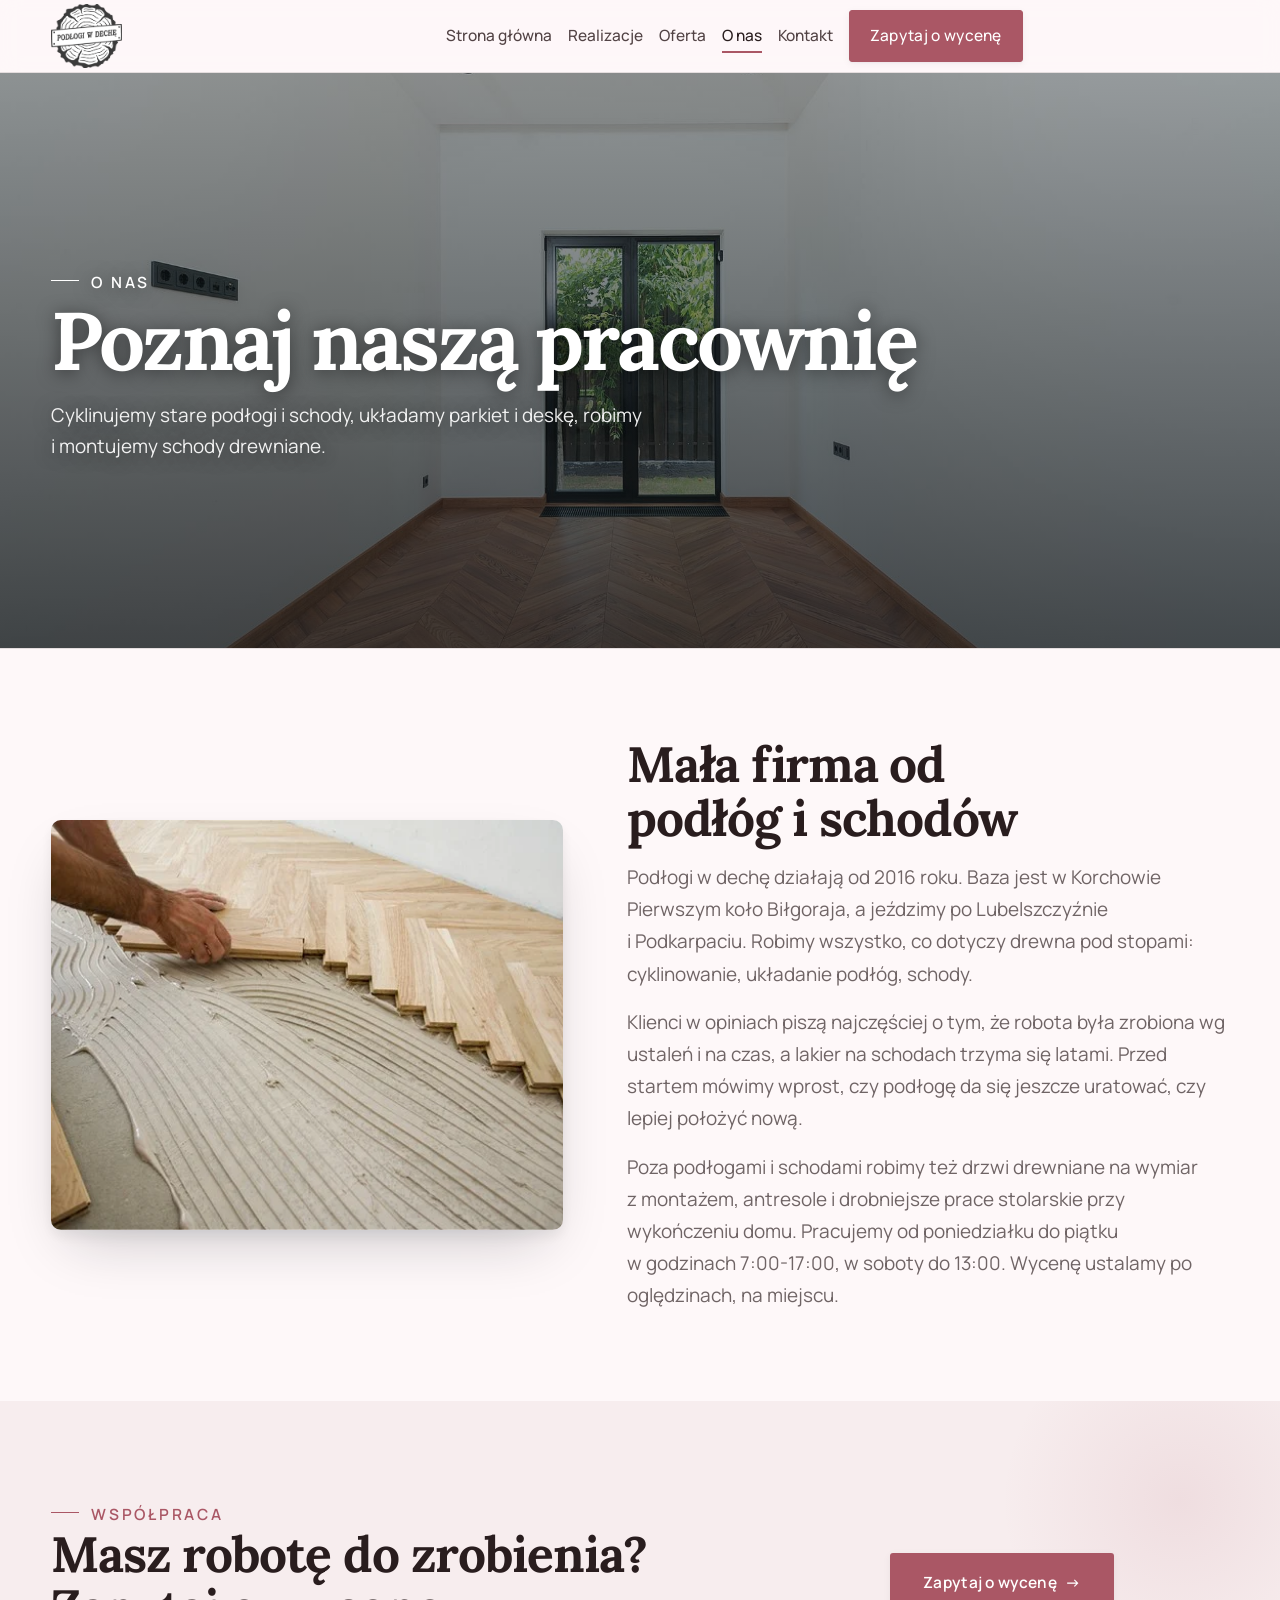
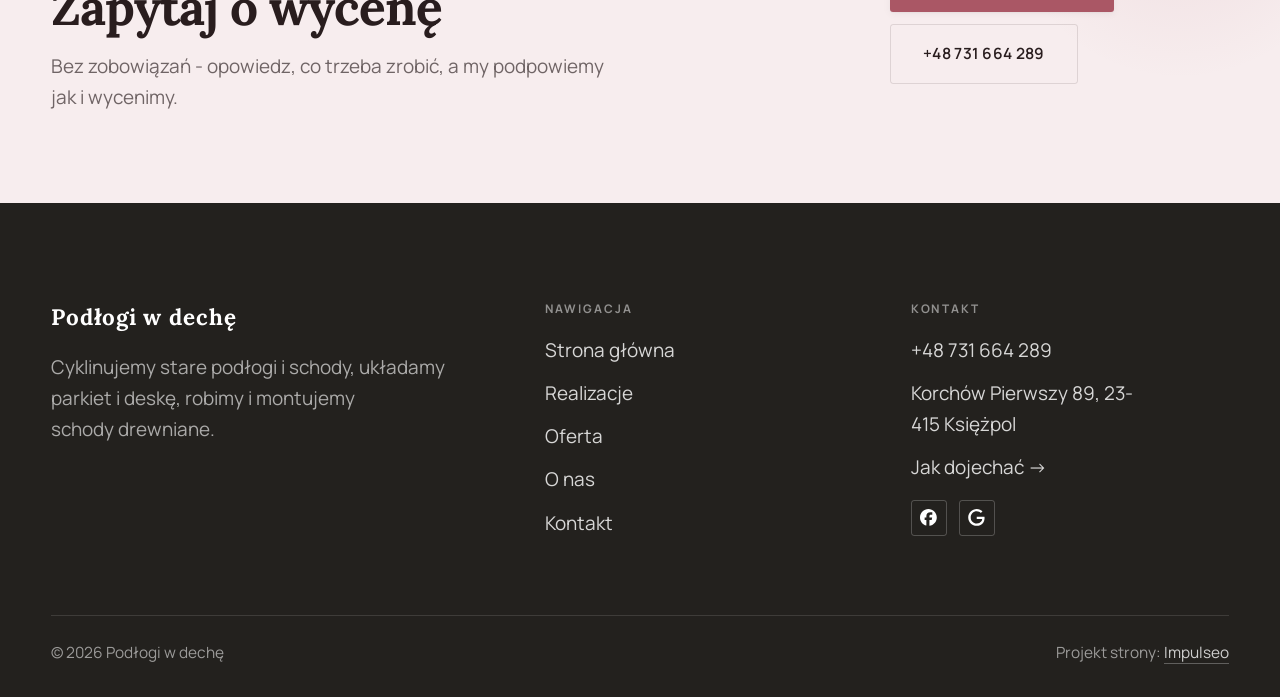
<file: o-nas.html>
<!DOCTYPE html>
<html lang="pl">
<head>
<meta charset="UTF-8">
<meta name="viewport" content="width=device-width, initial-scale=1.0">
<title>O nas - Podłogi w dechę</title>
<meta name="description" content="Podłogi w dechę z Korchowa Pierwszego (gm. Księżpol) - cyklinowanie podłóg i schodów, układanie parkietu i podłóg drewnianych, produkcja i montaż schodów. Działamy od 2016 roku, okolice Biłgoraja, Lubelskie i Podkarpackie. Ocena 5,0 w Google. Telefon 731 664 289.">
<link rel="canonical" href="https://kris20032.github.io/podlogi-w-deche/o-nas.html">
<meta name="robots" content="noindex, nofollow">
<meta property="og:type" content="website">
<meta property="og:locale" content="pl_PL">
<meta property="og:site_name" content="Podłogi w dechę">
<meta property="og:title" content="O nas - Podłogi w dechę">
<meta property="og:description" content="Podłogi w dechę z Korchowa Pierwszego (gm. Księżpol) - cyklinowanie podłóg i schodów, układanie parkietu i podłóg drewnianych, produkcja i montaż schodów. Działamy od 2016 roku, okolice Biłgoraja, Lubelskie i Podkarpackie. Ocena 5,0 w Google. Telefon 731 664 289.">
<meta property="og:url" content="https://kris20032.github.io/podlogi-w-deche/o-nas.html">
<meta property="og:image" content="https://kris20032.github.io/podlogi-w-deche/img/og.jpg">
<meta property="og:image:width" content="1200">
<meta property="og:image:height" content="630">
<meta name="twitter:card" content="summary_large_image">
<link rel="preconnect" href="https://fonts.googleapis.com">
<link rel="preconnect" href="https://fonts.gstatic.com" crossorigin>
<link href="https://fonts.googleapis.com/css2?family=Lora:wght@500;600;700&family=Manrope:wght@400;500;600&display=swap" rel="stylesheet">
<link rel="stylesheet" href="assets/styles.css?v=06b92b89">
</head>
<body>

<header class="nav">
  <div class="wrap nav-inner">
    <a class="brand brand-has-logo" href="index.html"><img class="brand-logo" src="img/logo.png" alt="Podłogi w dechę" width="700" height="635" decoding="async"></a>
    <nav class="nav-links">
      <a href="index.html">Strona główna</a>
      <a href="realizacje.html">Realizacje</a>
      <a href="oferta.html">Oferta</a>
      <a href="o-nas.html" class="active" aria-current="page">O nas</a>
      <a href="kontakt.html">Kontakt</a>
      <a href="kontakt.html" class="btn btn-accent">Zapytaj o wycenę</a>
    </nav>
    <button class="nav-toggle" aria-label="Menu"><span></span><span></span><span></span></button>
  </div>
</header>

<main>
<section class="pagehead">
  <img src="img/g9.jpg" alt="Podłogi w dechę - Poznaj naszą pracownię" width="1880" height="1255" decoding="async">
  <div class="wrap">
    <span class="eyebrow">O nas</span>
    <h1>Poznaj naszą pracownię</h1>
    <p>Cyklinujemy stare podłogi i schody, układamy parkiet i deskę, robimy i montujemy schody drewniane.</p>
  </div>
</section>
<section>
  <div class="wrap split">
    <div class="split-art reveal"><img src="img/g7.jpg" alt="Podłogi w dechę" loading="lazy" width="600" height="400" decoding="async"></div>
    <div class="split-copy reveal">
      <h2>Mała firma od podłóg i schodów</h2>
      <p class="muted">Podłogi w dechę działają od 2016 roku. Baza jest w Korchowie Pierwszym koło Biłgoraja, a jeździmy po Lubelszczyźnie i Podkarpaciu. Robimy wszystko, co dotyczy drewna pod stopami: cyklinowanie, układanie podłóg, schody.</p>
      <p class="muted">Klienci w opiniach piszą najczęściej o tym, że robota była zrobiona wg ustaleń i na czas, a lakier na schodach trzyma się latami. Przed startem mówimy wprost, czy podłogę da się jeszcze uratować, czy lepiej położyć nową.</p>
      <p class="muted">Poza podłogami i schodami robimy też drzwi drewniane na wymiar z montażem, antresole i drobniejsze prace stolarskie przy wykończeniu domu. Pracujemy od poniedziałku do piątku w godzinach 7:00-17:00, w soboty do 13:00. Wycenę ustalamy po oględzinach, na miejscu.</p>
    </div>
  </div>
</section>


<section class="cta">
  <div class="wrap">
    <div class="reveal">
      <span class="eyebrow">Współpraca</span>
      <h2>Masz robotę do zrobienia? Zapytaj o wycenę</h2>
      <p>Bez zobowiązań - opowiedz, co trzeba zrobić, a my podpowiemy jak i wycenimy.</p>
    </div>
    <div class="cta-actions reveal">
      <a href="kontakt.html" class="btn btn-light">Zapytaj o wycenę <span class="arr">→</span></a>
      <a href="tel:+48731664289" class="btn btn-ghost btn-ghost-cta">+48 731 664 289</a>
    </div>
  </div>
</section>
</main>

<footer>
  <div class="wrap">
    <div class="foot-grid">
      <div class="foot-brand">
        <div class="name">Podłogi w dechę</div>
        <p>Cyklinujemy stare podłogi i schody, układamy parkiet i deskę, robimy i montujemy schody drewniane.</p>
      </div>
      <div class="foot-col">
        <h4>Nawigacja</h4>
        <a href="index.html">Strona główna</a>
        <a href="realizacje.html">Realizacje</a>
        <a href="oferta.html">Oferta</a>
        <a href="o-nas.html">O nas</a>
        <a href="kontakt.html">Kontakt</a>
      </div>
      <div class="foot-col">
        <h4>Kontakt</h4>
        <a href="tel:+48731664289">+48 731 664 289</a>
        <p>Korchów Pierwszy 89, 23-415 Księżpol</p>
        <a href="https://maps.google.com/?cid=1769288421439417932&g_mp=Cidnb29nbGUubWFwcy5wbGFjZXMudjEuUGxhY2VzLlNlYXJjaFRleHQQAhgEIAA" target="_blank" rel="noopener">Jak dojechać →</a>
      <div class="foot-soc">
        <a class="soc" href="https://www.facebook.com/podlogiwdeche/" target="_blank" rel="noopener" aria-label="Facebook - Podłogi w dechę"><svg viewBox="0 0 24 24" aria-hidden="true" focusable="false"><path d="M9.101 23.691v-7.98H6.627v-3.667h2.474v-1.58c0-4.085 1.848-5.978 5.858-5.978.401 0 .955.042 1.468.103a8.68 8.68 0 0 1 1.141.195v3.325a8.623 8.623 0 0 0-.653-.036 26.805 26.805 0 0 0-.733-.009c-.707 0-1.259.096-1.675.309a1.686 1.686 0 0 0-.679.622c-.258.42-.374.995-.374 1.752v1.297h3.919l-.386 2.103-.287 1.564h-3.246v8.245C19.396 23.238 24 18.179 24 12.044c0-6.627-5.373-12-12-12s-12 5.373-12 12c0 5.628 3.874 10.35 9.101 11.647Z" fill="currentColor"/></svg></a>
        <a class="soc" href="https://maps.google.com/?cid=1769288421439417932&g_mp=Cidnb29nbGUubWFwcy5wbGFjZXMudjEuUGxhY2VzLlNlYXJjaFRleHQQAhgEIAA" target="_blank" rel="noopener" aria-label="Google - Podłogi w dechę"><svg viewBox="0 0 24 24" aria-hidden="true" focusable="false"><path d="M12.48 10.92v3.28h7.84c-.24 1.84-.853 3.187-1.787 4.133-1.147 1.147-2.933 2.4-6.053 2.4-4.827 0-8.6-3.893-8.6-8.72s3.773-8.72 8.6-8.72c2.6 0 4.507 1.027 5.907 2.347l2.307-2.307C18.747 1.44 16.133 0 12.48 0 5.867 0 .307 5.387.307 12s5.56 12 12.173 12c3.573 0 6.267-1.173 8.373-3.36 2.16-2.16 2.84-5.213 2.84-7.667 0-.76-.053-1.467-.173-2.053H12.48z" fill="currentColor"/></svg></a>
      </div>
      </div>
    </div>
    <div class="foot-bot">
      <span>© 2026 Podłogi w dechę</span>
      <span>Projekt strony: <a class="foot-credit" href="https://impulseo.pl" target="_blank" rel="noopener">Impulseo</a></span>
    </div>
  </div>
</footer>
<div class="sticky-reserve"><a class="sr-book" href="kontakt.html">Zapytaj o wycenę</a><a class="sr-call" href="tel:+48731664289" aria-label="Zadzwoń"><svg class="ico-tel" width="16" height="16" viewBox="0 0 24 24" fill="none" aria-hidden="true"><path d="M6.6 10.8a15.5 15.5 0 0 0 6.6 6.6l2.2-2.2a1 1 0 0 1 1-.24 11.4 11.4 0 0 0 3.6.58 1 1 0 0 1 1 1V20a1 1 0 0 1-1 1A17 17 0 0 1 3 4a1 1 0 0 1 1-1h3.5a1 1 0 0 1 1 1c0 1.25.2 2.46.58 3.6a1 1 0 0 1-.25 1l-2.23 2.2Z" fill="currentColor"/></svg></a></div>
<div class="demo-wazne" data-do="2026-11-19" data-cykl="3" hidden><svg class="dw-ico" width="13" height="13" viewBox="0 0 24 24" fill="none" aria-hidden="true"><circle cx="12" cy="12" r="8.6" stroke="currentColor" stroke-width="1.8"/><path d="M12 7.2V12l3.3 2" stroke="currentColor" stroke-width="1.8" stroke-linecap="round"/></svg><span class="dw-txt"></span></div>

<script src="assets/main.js"></script>
</body>
</html>
</file>
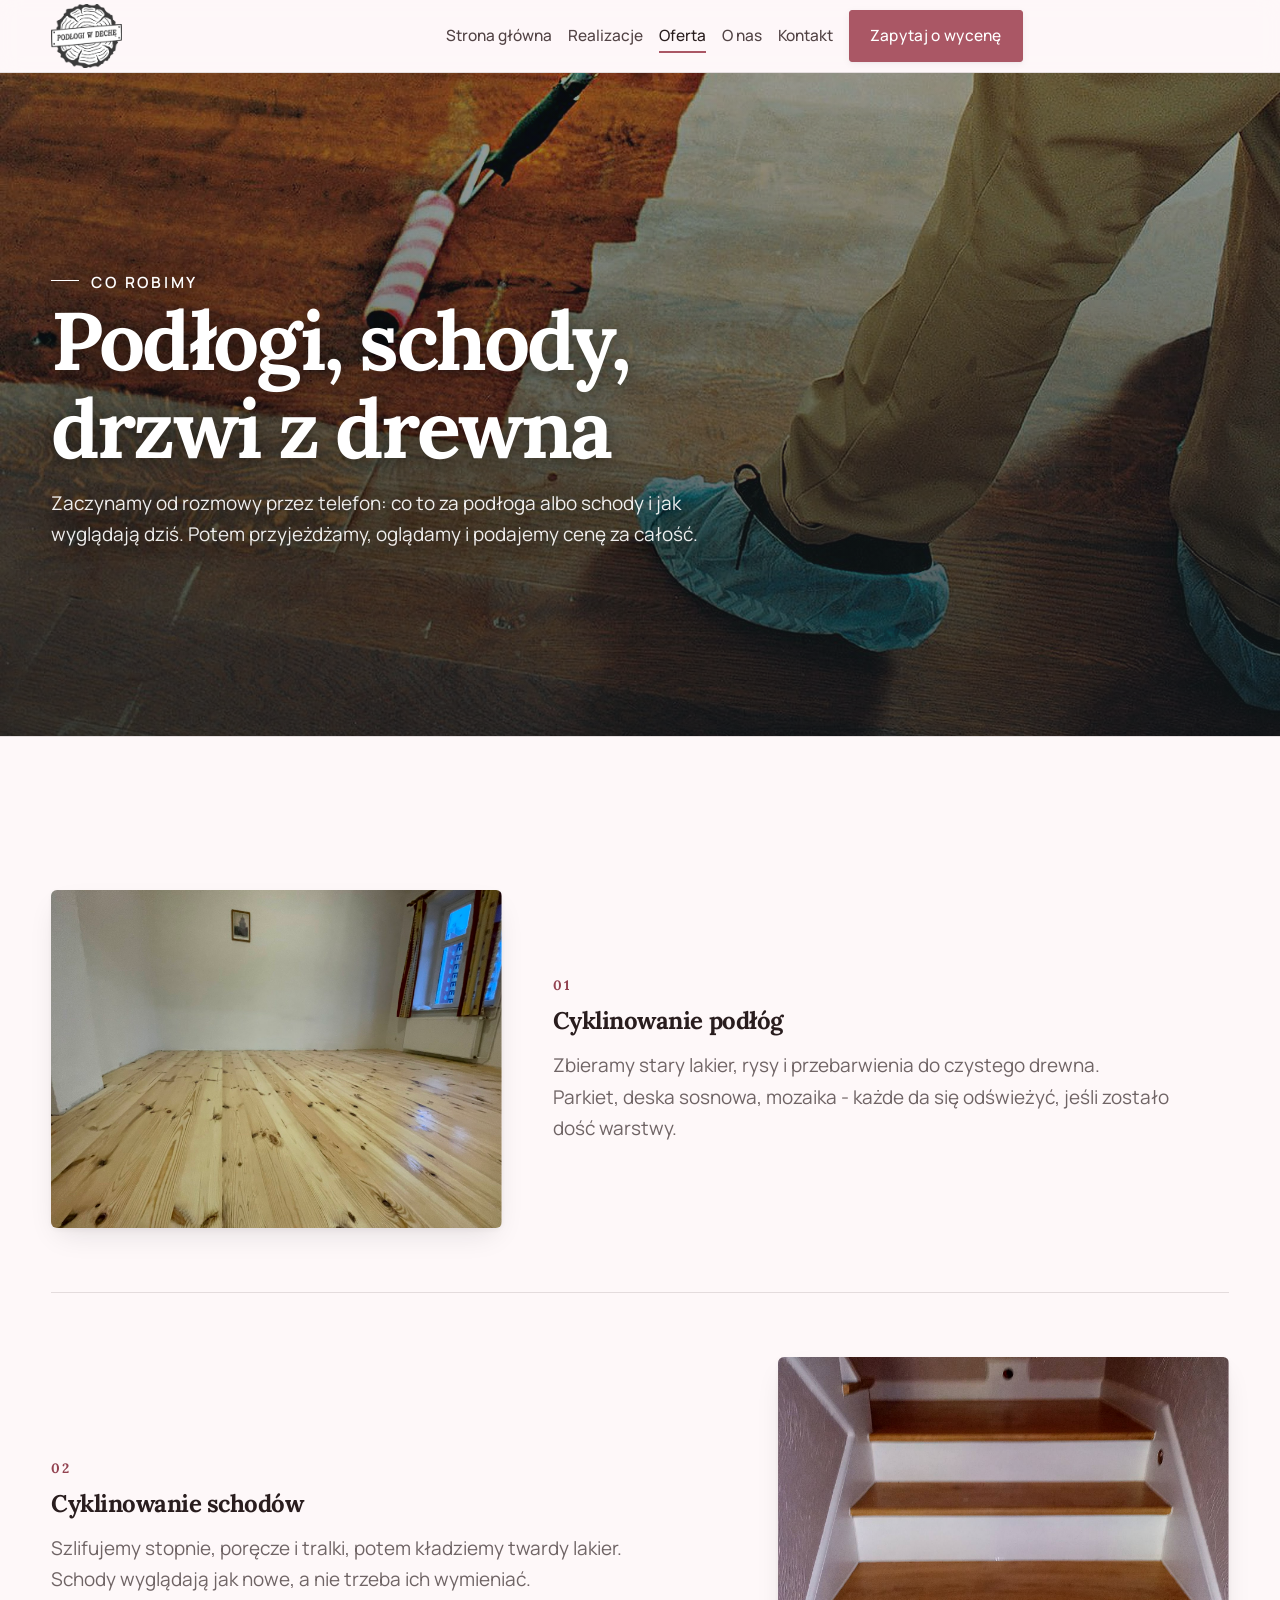
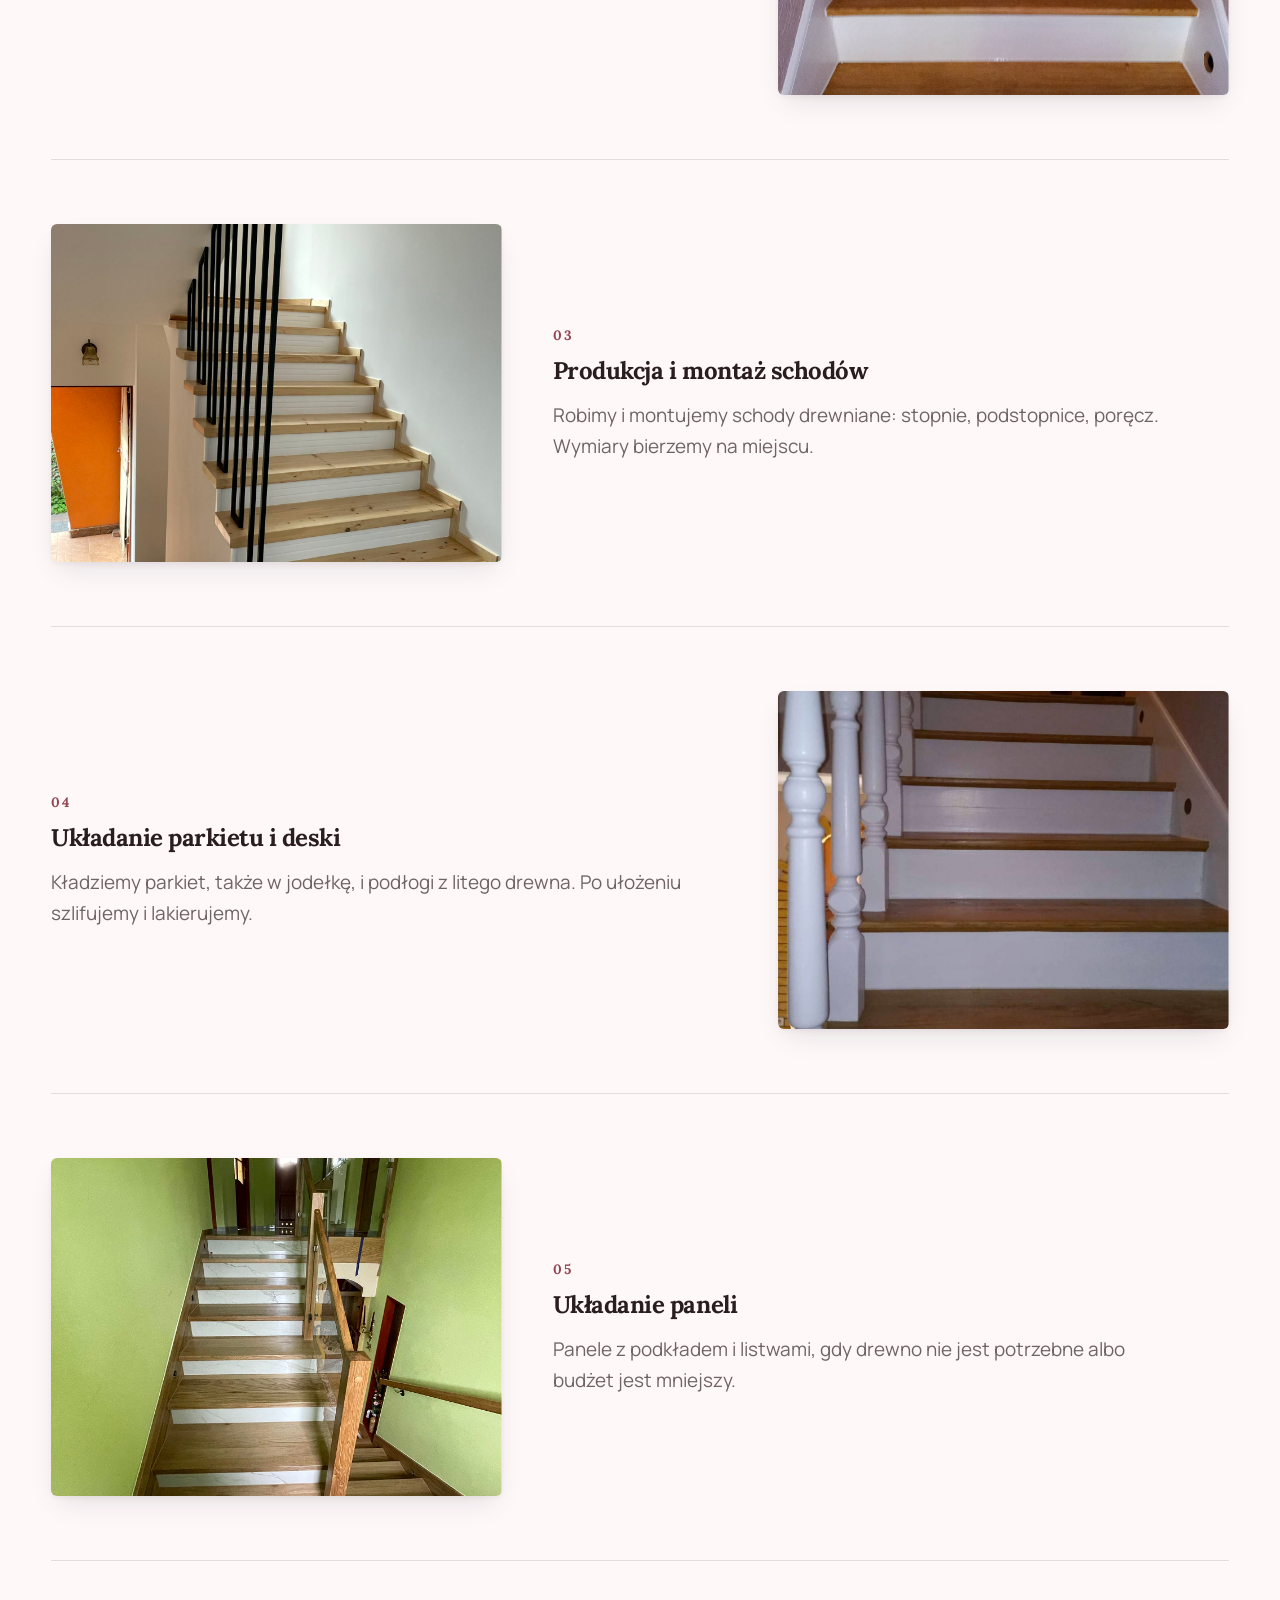
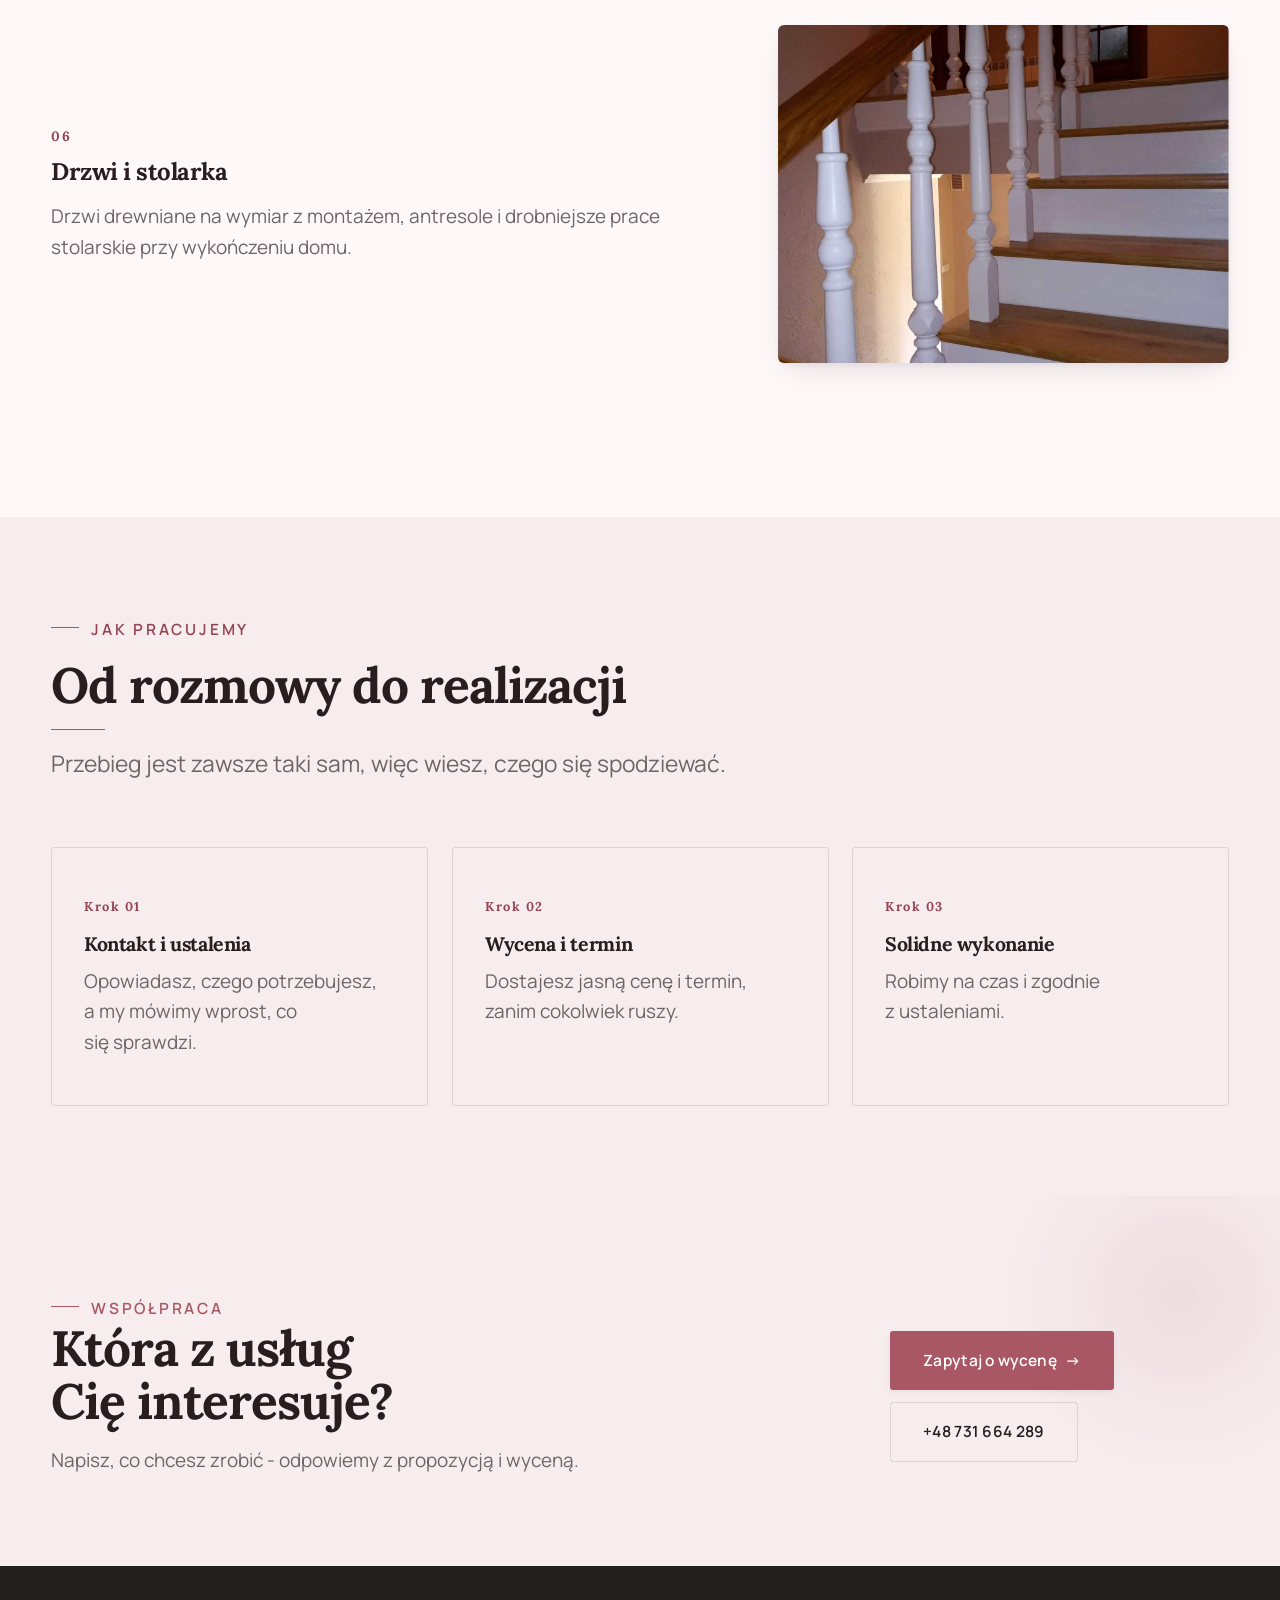
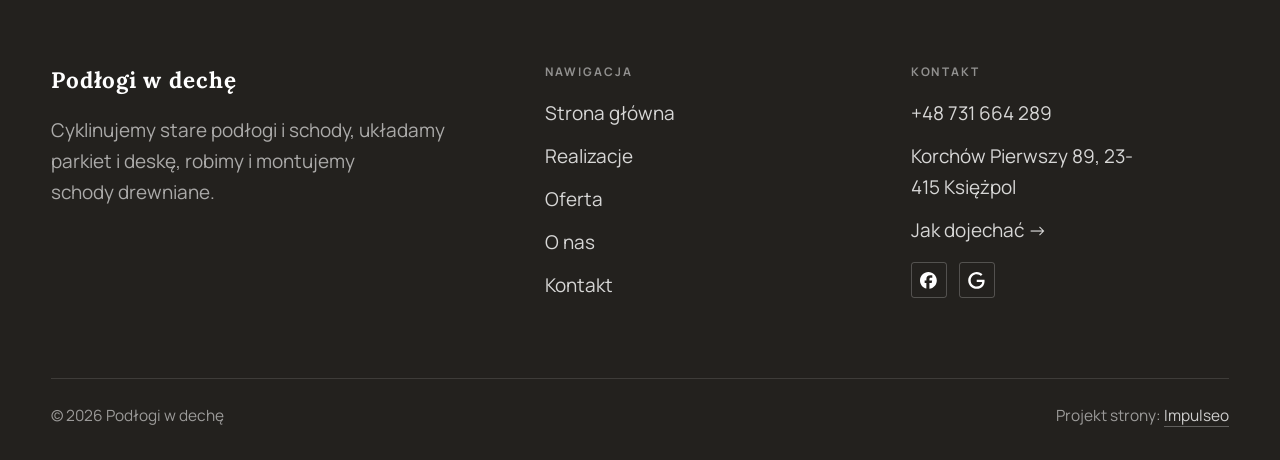
<file: oferta.html>
<!DOCTYPE html>
<html lang="pl">
<head>
<meta charset="UTF-8">
<meta name="viewport" content="width=device-width, initial-scale=1.0">
<title>Oferta - Podłogi w dechę</title>
<meta name="description" content="Podłogi w dechę z Korchowa Pierwszego (gm. Księżpol) - cyklinowanie podłóg i schodów, układanie parkietu i podłóg drewnianych, produkcja i montaż schodów. Działamy od 2016 roku, okolice Biłgoraja, Lubelskie i Podkarpackie. Ocena 5,0 w Google. Telefon 731 664 289.">
<link rel="canonical" href="https://kris20032.github.io/podlogi-w-deche/oferta.html">
<meta name="robots" content="noindex, nofollow">
<meta property="og:type" content="website">
<meta property="og:locale" content="pl_PL">
<meta property="og:site_name" content="Podłogi w dechę">
<meta property="og:title" content="Oferta - Podłogi w dechę">
<meta property="og:description" content="Podłogi w dechę z Korchowa Pierwszego (gm. Księżpol) - cyklinowanie podłóg i schodów, układanie parkietu i podłóg drewnianych, produkcja i montaż schodów. Działamy od 2016 roku, okolice Biłgoraja, Lubelskie i Podkarpackie. Ocena 5,0 w Google. Telefon 731 664 289.">
<meta property="og:url" content="https://kris20032.github.io/podlogi-w-deche/oferta.html">
<meta property="og:image" content="https://kris20032.github.io/podlogi-w-deche/img/og.jpg">
<meta property="og:image:width" content="1200">
<meta property="og:image:height" content="630">
<meta name="twitter:card" content="summary_large_image">
<link rel="preconnect" href="https://fonts.googleapis.com">
<link rel="preconnect" href="https://fonts.gstatic.com" crossorigin>
<link href="https://fonts.googleapis.com/css2?family=Lora:wght@500;600;700&family=Manrope:wght@400;500;600&display=swap" rel="stylesheet">
<link rel="stylesheet" href="assets/styles.css?v=06b92b89">
</head>
<body>

<header class="nav">
  <div class="wrap nav-inner">
    <a class="brand brand-has-logo" href="index.html"><img class="brand-logo" src="img/logo.png" alt="Podłogi w dechę" width="700" height="635" decoding="async"></a>
    <nav class="nav-links">
      <a href="index.html">Strona główna</a>
      <a href="realizacje.html">Realizacje</a>
      <a href="oferta.html" class="active" aria-current="page">Oferta</a>
      <a href="o-nas.html">O nas</a>
      <a href="kontakt.html">Kontakt</a>
      <a href="kontakt.html" class="btn btn-accent">Zapytaj o wycenę</a>
    </nav>
    <button class="nav-toggle" aria-label="Menu"><span></span><span></span><span></span></button>
  </div>
</header>

<main>
<section class="pagehead">
  <img src="img/g6.jpg" alt="Podłogi w dechę - Podłogi, schody, drzwi z drewna" width="1600" height="900" decoding="async">
  <div class="wrap">
    <span class="eyebrow">Co robimy</span>
    <h1>Podłogi, schody, drzwi z drewna</h1>
    <p>Zaczynamy od rozmowy przez telefon: co to za podłoga albo schody i jak wyglądają dziś. Potem przyjeżdżamy, oglądamy i podajemy cenę za całość.</p>
  </div>
</section>
<section>
  <div class="wrap">
    <div class="svc-row reveal">
      <div class="svc-row-art"><img src="img/about.jpg" alt="Cyklinowanie podłóg" loading="lazy" width="1538" height="1132" decoding="async"></div>
      <div>
        <span class="num">01</span>
        <h3>Cyklinowanie podłóg</h3>
        <p class="muted">Zbieramy stary lakier, rysy i przebarwienia do czystego drewna. Parkiet, deska sosnowa, mozaika - każde da się odświeżyć, jeśli zostało dość warstwy.</p>
      </div>
    </div>
    <div class="svc-row rev reveal">
      <div class="svc-row-art"><img src="img/g1.jpg" alt="Cyklinowanie schodów" loading="lazy" width="1532" height="2048" decoding="async"></div>
      <div>
        <span class="num">02</span>
        <h3>Cyklinowanie schodów</h3>
        <p class="muted">Szlifujemy stopnie, poręcze i tralki, potem kładziemy twardy lakier. Schody wyglądają jak nowe, a nie trzeba ich wymieniać.</p>
      </div>
    </div>
    <div class="svc-row reveal">
      <div class="svc-row-art"><img src="img/g2.jpg" alt="Produkcja i montaż schodów" loading="lazy" width="1520" height="2058" decoding="async"></div>
      <div>
        <span class="num">03</span>
        <h3>Produkcja i montaż schodów</h3>
        <p class="muted">Robimy i montujemy schody drewniane: stopnie, podstopnice, poręcz. Wymiary bierzemy na miejscu.</p>
      </div>
    </div>
    <div class="svc-row rev reveal">
      <div class="svc-row-art"><img src="img/g3.jpg" alt="Układanie parkietu i deski" loading="lazy" width="1376" height="1918" decoding="async"></div>
      <div>
        <span class="num">04</span>
        <h3>Układanie parkietu i deski</h3>
        <p class="muted">Kładziemy parkiet, także w jodełkę, i podłogi z litego drewna. Po ułożeniu szlifujemy i lakierujemy.</p>
      </div>
    </div>
    <div class="svc-row reveal">
      <div class="svc-row-art"><img src="img/g4.jpg" alt="Układanie paneli" loading="lazy" width="1600" height="2133" decoding="async"></div>
      <div>
        <span class="num">05</span>
        <h3>Układanie paneli</h3>
        <p class="muted">Panele z podkładem i listwami, gdy drewno nie jest potrzebne albo budżet jest mniejszy.</p>
      </div>
    </div>
    <div class="svc-row rev reveal">
      <div class="svc-row-art"><img src="img/g5.jpg" alt="Drzwi i stolarka" loading="lazy" width="1482" height="1996" decoding="async"></div>
      <div>
        <span class="num">06</span>
        <h3>Drzwi i stolarka</h3>
        <p class="muted">Drzwi drewniane na wymiar z montażem, antresole i drobniejsze prace stolarskie przy wykończeniu domu.</p>
      </div>
    </div>
  </div>
</section>
<section class="trust">
  <div class="wrap">
    <div class="head reveal">
      <span class="eyebrow">Jak pracujemy</span>
      <h2>Od rozmowy do realizacji</h2>
      <p>Przebieg jest zawsze taki sam, więc wiesz, czego się spodziewać.</p>
    </div>
    <div class="svc-grid">
      <div class="svc reveal"><div class="ic">Krok 01</div><h3>Kontakt i ustalenia</h3><p>Opowiadasz, czego potrzebujesz, a my mówimy wprost, co się sprawdzi.</p></div>
      <div class="svc reveal"><div class="ic">Krok 02</div><h3>Wycena i termin</h3><p>Dostajesz jasną cenę i termin, zanim cokolwiek ruszy.</p></div>
      <div class="svc reveal"><div class="ic">Krok 03</div><h3>Solidne wykonanie</h3><p>Robimy na czas i zgodnie z ustaleniami.</p></div>
    </div>
  </div>
</section>
<section class="cta">
  <div class="wrap">
    <div class="reveal">
      <span class="eyebrow">Współpraca</span>
      <h2>Która z usług Cię interesuje?</h2>
      <p>Napisz, co chcesz zrobić - odpowiemy z propozycją i wyceną.</p>
    </div>
    <div class="cta-actions reveal">
      <a href="kontakt.html" class="btn btn-light">Zapytaj o wycenę <span class="arr">→</span></a>
      <a href="tel:+48731664289" class="btn btn-ghost btn-ghost-cta">+48 731 664 289</a>
    </div>
  </div>
</section>
</main>

<footer>
  <div class="wrap">
    <div class="foot-grid">
      <div class="foot-brand">
        <div class="name">Podłogi w dechę</div>
        <p>Cyklinujemy stare podłogi i schody, układamy parkiet i deskę, robimy i montujemy schody drewniane.</p>
      </div>
      <div class="foot-col">
        <h4>Nawigacja</h4>
        <a href="index.html">Strona główna</a>
        <a href="realizacje.html">Realizacje</a>
        <a href="oferta.html">Oferta</a>
        <a href="o-nas.html">O nas</a>
        <a href="kontakt.html">Kontakt</a>
      </div>
      <div class="foot-col">
        <h4>Kontakt</h4>
        <a href="tel:+48731664289">+48 731 664 289</a>
        <p>Korchów Pierwszy 89, 23-415 Księżpol</p>
        <a href="https://maps.google.com/?cid=1769288421439417932&g_mp=Cidnb29nbGUubWFwcy5wbGFjZXMudjEuUGxhY2VzLlNlYXJjaFRleHQQAhgEIAA" target="_blank" rel="noopener">Jak dojechać →</a>
      <div class="foot-soc">
        <a class="soc" href="https://www.facebook.com/podlogiwdeche/" target="_blank" rel="noopener" aria-label="Facebook - Podłogi w dechę"><svg viewBox="0 0 24 24" aria-hidden="true" focusable="false"><path d="M9.101 23.691v-7.98H6.627v-3.667h2.474v-1.58c0-4.085 1.848-5.978 5.858-5.978.401 0 .955.042 1.468.103a8.68 8.68 0 0 1 1.141.195v3.325a8.623 8.623 0 0 0-.653-.036 26.805 26.805 0 0 0-.733-.009c-.707 0-1.259.096-1.675.309a1.686 1.686 0 0 0-.679.622c-.258.42-.374.995-.374 1.752v1.297h3.919l-.386 2.103-.287 1.564h-3.246v8.245C19.396 23.238 24 18.179 24 12.044c0-6.627-5.373-12-12-12s-12 5.373-12 12c0 5.628 3.874 10.35 9.101 11.647Z" fill="currentColor"/></svg></a>
        <a class="soc" href="https://maps.google.com/?cid=1769288421439417932&g_mp=Cidnb29nbGUubWFwcy5wbGFjZXMudjEuUGxhY2VzLlNlYXJjaFRleHQQAhgEIAA" target="_blank" rel="noopener" aria-label="Google - Podłogi w dechę"><svg viewBox="0 0 24 24" aria-hidden="true" focusable="false"><path d="M12.48 10.92v3.28h7.84c-.24 1.84-.853 3.187-1.787 4.133-1.147 1.147-2.933 2.4-6.053 2.4-4.827 0-8.6-3.893-8.6-8.72s3.773-8.72 8.6-8.72c2.6 0 4.507 1.027 5.907 2.347l2.307-2.307C18.747 1.44 16.133 0 12.48 0 5.867 0 .307 5.387.307 12s5.56 12 12.173 12c3.573 0 6.267-1.173 8.373-3.36 2.16-2.16 2.84-5.213 2.84-7.667 0-.76-.053-1.467-.173-2.053H12.48z" fill="currentColor"/></svg></a>
      </div>
      </div>
    </div>
    <div class="foot-bot">
      <span>© 2026 Podłogi w dechę</span>
      <span>Projekt strony: <a class="foot-credit" href="https://impulseo.pl" target="_blank" rel="noopener">Impulseo</a></span>
    </div>
  </div>
</footer>
<div class="sticky-reserve"><a class="sr-book" href="kontakt.html">Zapytaj o wycenę</a><a class="sr-call" href="tel:+48731664289" aria-label="Zadzwoń"><svg class="ico-tel" width="16" height="16" viewBox="0 0 24 24" fill="none" aria-hidden="true"><path d="M6.6 10.8a15.5 15.5 0 0 0 6.6 6.6l2.2-2.2a1 1 0 0 1 1-.24 11.4 11.4 0 0 0 3.6.58 1 1 0 0 1 1 1V20a1 1 0 0 1-1 1A17 17 0 0 1 3 4a1 1 0 0 1 1-1h3.5a1 1 0 0 1 1 1c0 1.25.2 2.46.58 3.6a1 1 0 0 1-.25 1l-2.23 2.2Z" fill="currentColor"/></svg></a></div>
<div class="demo-wazne" data-do="2026-11-19" data-cykl="3" hidden><svg class="dw-ico" width="13" height="13" viewBox="0 0 24 24" fill="none" aria-hidden="true"><circle cx="12" cy="12" r="8.6" stroke="currentColor" stroke-width="1.8"/><path d="M12 7.2V12l3.3 2" stroke="currentColor" stroke-width="1.8" stroke-linecap="round"/></svg><span class="dw-txt"></span></div>

<script src="assets/main.js"></script>
</body>
</html>
</file>
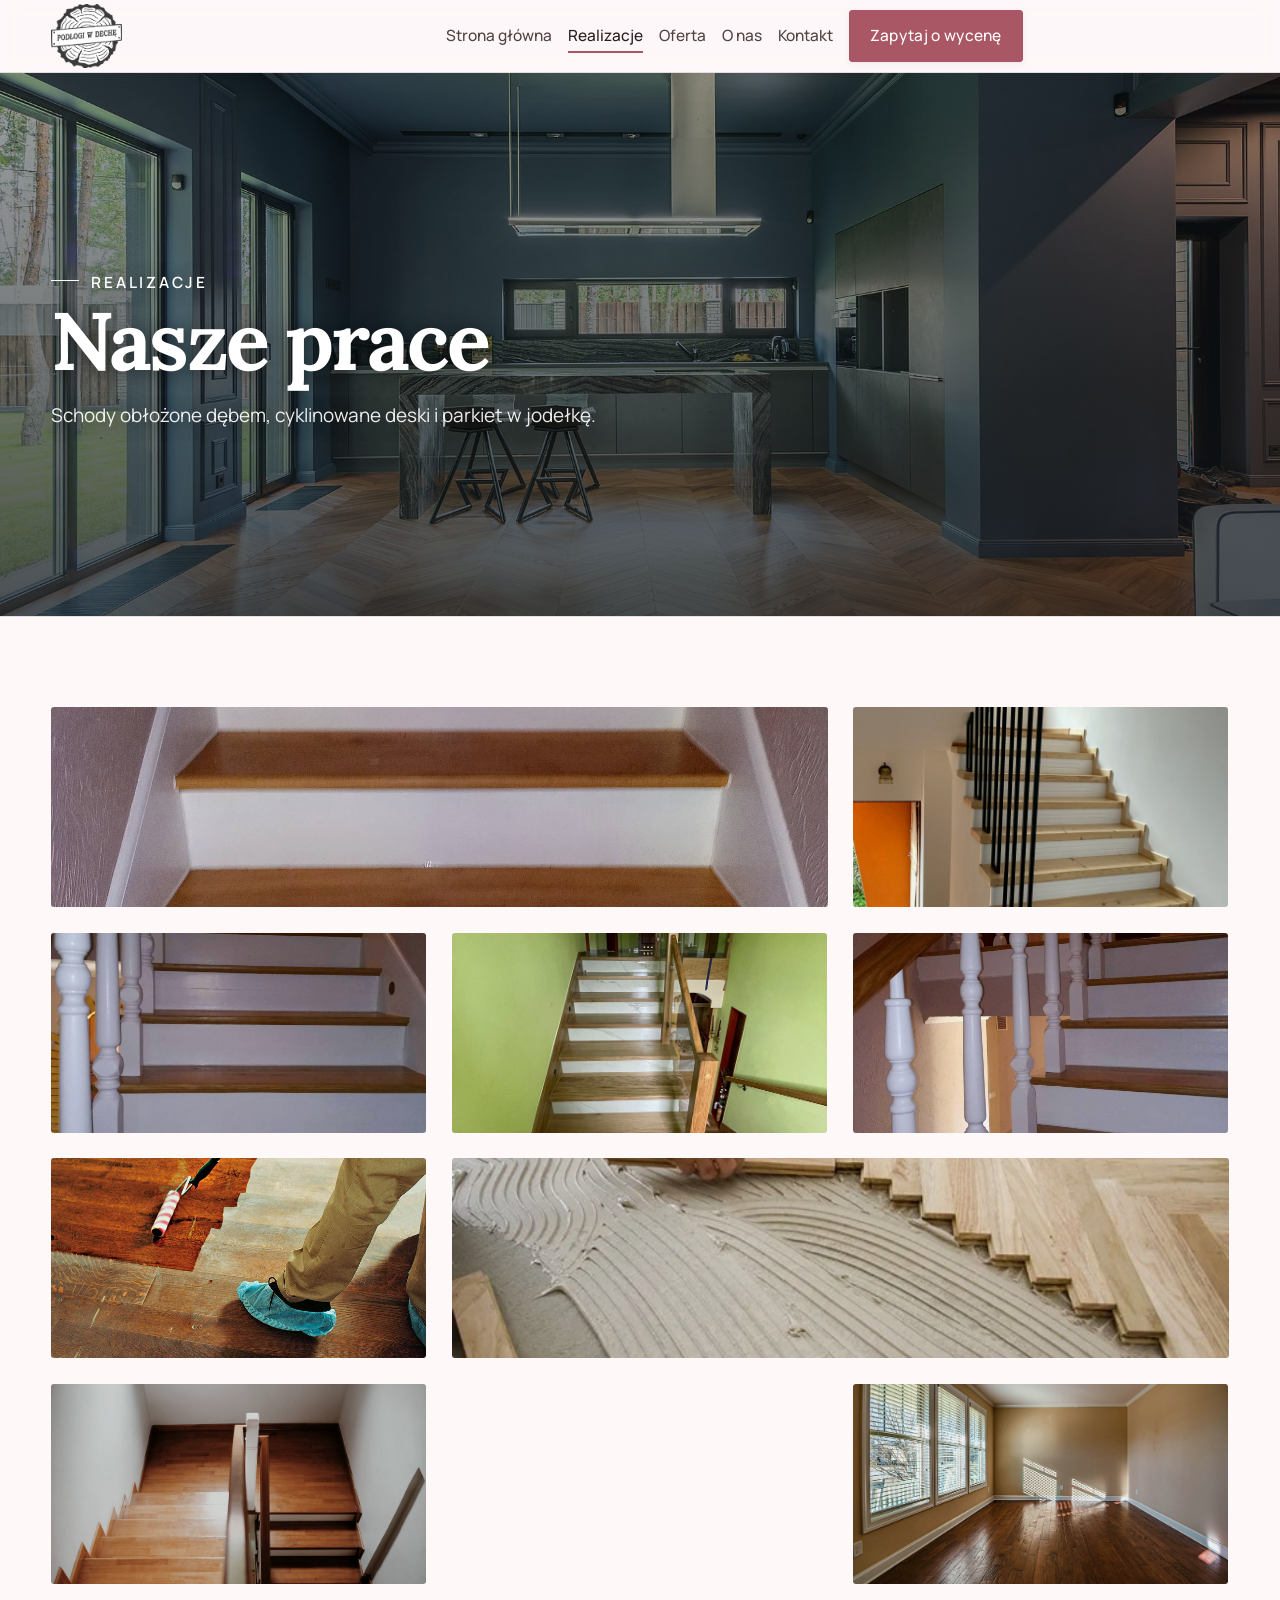
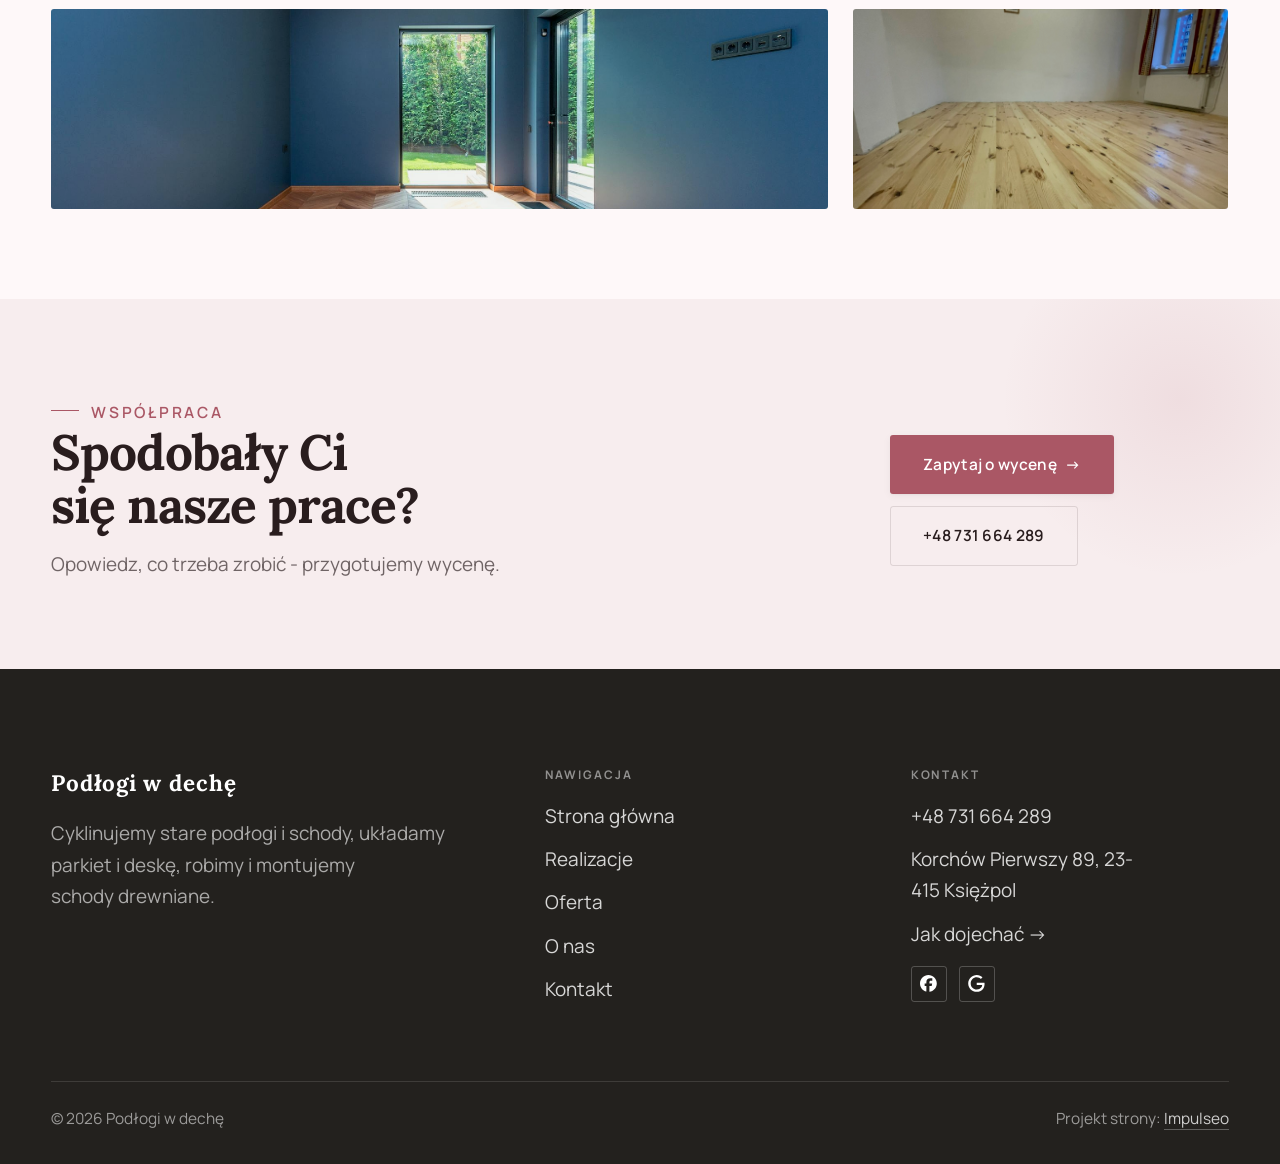
<file: realizacje.html>
<!DOCTYPE html>
<html lang="pl">
<head>
<meta charset="UTF-8">
<meta name="viewport" content="width=device-width, initial-scale=1.0">
<title>Realizacje - Podłogi w dechę</title>
<meta name="description" content="Realizacje Podłogi w dechę: Schody z białymi podstopnicami, Schody z poręczą z prętów, Schody z toczonymi tralkami, Schody w korytarzu, Dębowa poręcz i stopnie">
<link rel="canonical" href="https://kris20032.github.io/podlogi-w-deche/realizacje.html">
<meta name="robots" content="noindex, nofollow">
<meta property="og:type" content="website">
<meta property="og:locale" content="pl_PL">
<meta property="og:site_name" content="Podłogi w dechę">
<meta property="og:title" content="Realizacje - Podłogi w dechę">
<meta property="og:description" content="Realizacje Podłogi w dechę: Schody z białymi podstopnicami, Schody z poręczą z prętów, Schody z toczonymi tralkami, Schody w korytarzu, Dębowa poręcz i stopnie">
<meta property="og:url" content="https://kris20032.github.io/podlogi-w-deche/realizacje.html">
<meta property="og:image" content="https://kris20032.github.io/podlogi-w-deche/img/og.jpg">
<meta property="og:image:width" content="1200">
<meta property="og:image:height" content="630">
<meta name="twitter:card" content="summary_large_image">
<link rel="preconnect" href="https://fonts.googleapis.com">
<link rel="preconnect" href="https://fonts.gstatic.com" crossorigin>
<link href="https://fonts.googleapis.com/css2?family=Lora:wght@500;600;700&family=Manrope:wght@400;500;600&display=swap" rel="stylesheet">
<link rel="stylesheet" href="assets/styles.css?v=06b92b89">
</head>
<body>

<header class="nav">
  <div class="wrap nav-inner">
    <a class="brand brand-has-logo" href="index.html"><img class="brand-logo" src="img/logo.png" alt="Podłogi w dechę" width="700" height="635" decoding="async"></a>
    <nav class="nav-links">
      <a href="index.html">Strona główna</a>
      <a href="realizacje.html" class="active" aria-current="page">Realizacje</a>
      <a href="oferta.html">Oferta</a>
      <a href="o-nas.html">O nas</a>
      <a href="kontakt.html">Kontakt</a>
      <a href="kontakt.html" class="btn btn-accent">Zapytaj o wycenę</a>
    </nav>
    <button class="nav-toggle" aria-label="Menu"><span></span><span></span><span></span></button>
  </div>
</header>

<main>
<section class="pagehead">
  <img src="img/g12.jpg" alt="Podłogi w dechę - Nasze prace" width="1880" height="1255" decoding="async">
  <div class="wrap">
    <span class="eyebrow">Realizacje</span>
    <h1>Nasze prace</h1>
    <p>Schody obłożone dębem, cyklinowane deski i parkiet w jodełkę.</p>
  </div>
</section>
<section>
  <div class="wrap">
    <div class="gallery">
      <div class="tile t-two3 reveal"><img src="img/g1.jpg" alt="Podłogi w dechę" loading="lazy" width="1532" height="2048" decoding="async"></div>
      <div class="tile t-third reveal"><img src="img/g2.jpg" alt="Podłogi w dechę" loading="lazy" width="1520" height="2058" decoding="async"></div>
      <div class="tile t-third reveal"><img src="img/g3.jpg" alt="Podłogi w dechę" loading="lazy" width="1376" height="1918" decoding="async"></div>
      <div class="tile t-third reveal"><img src="img/g4.jpg" alt="Podłogi w dechę" loading="lazy" width="1600" height="2133" decoding="async"></div>
      <div class="tile t-third reveal"><img src="img/g5.jpg" alt="Podłogi w dechę" loading="lazy" width="1482" height="1996" decoding="async"></div>
      <div class="tile t-third reveal"><img src="img/g6.jpg" alt="Podłogi w dechę" loading="lazy" width="1600" height="900" decoding="async"></div>
      <div class="tile t-two3 reveal"><img src="img/g7.jpg" alt="Podłogi w dechę" loading="lazy" width="600" height="400" decoding="async"></div>
      <div class="tile t-third reveal"><img src="img/g8.jpg" alt="Podłogi w dechę" loading="lazy" width="1880" height="1253" decoding="async"></div>
      <div class="tile t-third reveal"><img src="img/g9.jpg" alt="Podłogi w dechę" loading="lazy" width="1880" height="1255" decoding="async"></div>
      <div class="tile t-third reveal"><img src="img/g10.jpg" alt="Podłogi w dechę" loading="lazy" width="1880" height="1253" decoding="async"></div>
      <div class="tile t-two3 reveal"><img src="img/g11.jpg" alt="Podłogi w dechę" loading="lazy" width="1880" height="1255" decoding="async"></div>
      <div class="tile t-third reveal"><img src="img/about.jpg" alt="Podłogi w dechę" loading="lazy" width="1538" height="1132" decoding="async"></div>
    </div>
  </div>
</section>
<section class="cta">
  <div class="wrap">
    <div class="reveal">
      <span class="eyebrow">Współpraca</span>
      <h2>Spodobały Ci się nasze prace?</h2>
      <p>Opowiedz, co trzeba zrobić - przygotujemy wycenę.</p>
    </div>
    <div class="cta-actions reveal">
      <a href="kontakt.html" class="btn btn-light">Zapytaj o wycenę <span class="arr">→</span></a>
      <a href="tel:+48731664289" class="btn btn-ghost btn-ghost-cta">+48 731 664 289</a>
    </div>
  </div>
</section>
</main>

<footer>
  <div class="wrap">
    <div class="foot-grid">
      <div class="foot-brand">
        <div class="name">Podłogi w dechę</div>
        <p>Cyklinujemy stare podłogi i schody, układamy parkiet i deskę, robimy i montujemy schody drewniane.</p>
      </div>
      <div class="foot-col">
        <h4>Nawigacja</h4>
        <a href="index.html">Strona główna</a>
        <a href="realizacje.html">Realizacje</a>
        <a href="oferta.html">Oferta</a>
        <a href="o-nas.html">O nas</a>
        <a href="kontakt.html">Kontakt</a>
      </div>
      <div class="foot-col">
        <h4>Kontakt</h4>
        <a href="tel:+48731664289">+48 731 664 289</a>
        <p>Korchów Pierwszy 89, 23-415 Księżpol</p>
        <a href="https://maps.google.com/?cid=1769288421439417932&g_mp=Cidnb29nbGUubWFwcy5wbGFjZXMudjEuUGxhY2VzLlNlYXJjaFRleHQQAhgEIAA" target="_blank" rel="noopener">Jak dojechać →</a>
      <div class="foot-soc">
        <a class="soc" href="https://www.facebook.com/podlogiwdeche/" target="_blank" rel="noopener" aria-label="Facebook - Podłogi w dechę"><svg viewBox="0 0 24 24" aria-hidden="true" focusable="false"><path d="M9.101 23.691v-7.98H6.627v-3.667h2.474v-1.58c0-4.085 1.848-5.978 5.858-5.978.401 0 .955.042 1.468.103a8.68 8.68 0 0 1 1.141.195v3.325a8.623 8.623 0 0 0-.653-.036 26.805 26.805 0 0 0-.733-.009c-.707 0-1.259.096-1.675.309a1.686 1.686 0 0 0-.679.622c-.258.42-.374.995-.374 1.752v1.297h3.919l-.386 2.103-.287 1.564h-3.246v8.245C19.396 23.238 24 18.179 24 12.044c0-6.627-5.373-12-12-12s-12 5.373-12 12c0 5.628 3.874 10.35 9.101 11.647Z" fill="currentColor"/></svg></a>
        <a class="soc" href="https://maps.google.com/?cid=1769288421439417932&g_mp=Cidnb29nbGUubWFwcy5wbGFjZXMudjEuUGxhY2VzLlNlYXJjaFRleHQQAhgEIAA" target="_blank" rel="noopener" aria-label="Google - Podłogi w dechę"><svg viewBox="0 0 24 24" aria-hidden="true" focusable="false"><path d="M12.48 10.92v3.28h7.84c-.24 1.84-.853 3.187-1.787 4.133-1.147 1.147-2.933 2.4-6.053 2.4-4.827 0-8.6-3.893-8.6-8.72s3.773-8.72 8.6-8.72c2.6 0 4.507 1.027 5.907 2.347l2.307-2.307C18.747 1.44 16.133 0 12.48 0 5.867 0 .307 5.387.307 12s5.56 12 12.173 12c3.573 0 6.267-1.173 8.373-3.36 2.16-2.16 2.84-5.213 2.84-7.667 0-.76-.053-1.467-.173-2.053H12.48z" fill="currentColor"/></svg></a>
      </div>
      </div>
    </div>
    <div class="foot-bot">
      <span>© 2026 Podłogi w dechę</span>
      <span>Projekt strony: <a class="foot-credit" href="https://impulseo.pl" target="_blank" rel="noopener">Impulseo</a></span>
    </div>
  </div>
</footer>
<div class="sticky-reserve"><a class="sr-book" href="kontakt.html">Zapytaj o wycenę</a><a class="sr-call" href="tel:+48731664289" aria-label="Zadzwoń"><svg class="ico-tel" width="16" height="16" viewBox="0 0 24 24" fill="none" aria-hidden="true"><path d="M6.6 10.8a15.5 15.5 0 0 0 6.6 6.6l2.2-2.2a1 1 0 0 1 1-.24 11.4 11.4 0 0 0 3.6.58 1 1 0 0 1 1 1V20a1 1 0 0 1-1 1A17 17 0 0 1 3 4a1 1 0 0 1 1-1h3.5a1 1 0 0 1 1 1c0 1.25.2 2.46.58 3.6a1 1 0 0 1-.25 1l-2.23 2.2Z" fill="currentColor"/></svg></a></div>
<div class="demo-wazne" data-do="2026-11-19" data-cykl="3" hidden><svg class="dw-ico" width="13" height="13" viewBox="0 0 24 24" fill="none" aria-hidden="true"><circle cx="12" cy="12" r="8.6" stroke="currentColor" stroke-width="1.8"/><path d="M12 7.2V12l3.3 2" stroke="currentColor" stroke-width="1.8" stroke-linecap="round"/></svg><span class="dw-txt"></span></div>

<script src="assets/main.js"></script>
</body>
</html>
</file>
<file: assets/styles.css>
/* ============================================================
   STOLBASZ — premium, architektoniczny B2B fit-out
   Jasna paleta, zero brązu. System wg premium-web-craft.
   Projekt strony: Impulseo (impulseo.pl)
   ============================================================ */

:root{
  /* PALETA — jasna, architektoniczna, chłodna */
  --paper:#F3F1EC;          /* główne tło */
  --paper-2:#E6E3DB;        /* sekcje alternatywne (chłodny jasny szary) */
  --paper-3:#E6E3DB;        /* delikatne wypełnienia */
  --ink:#23211E;            /* tekst główny — chłodny grafit */
  --ink-soft:#43403A;       /* nagłówki drugorzędne */
  --muted:#87837A;          /* tekst poboczny */
  --line:rgba(35,33,30,.12);/* hairline */
  --accent:#8A6B3C;         /* stonowany petrol-slate — jedyny akcent */
  --accent-d:#6E5430;
  --accent-soft:rgba(138,107,60,.10);
  --dark:#23211E;           /* sekcje ciemne (stopka/CTA) */

  /* HOVER ZDJĘĆ — JEDEN standard dla całego silnika (decyzja K. 04.08.2026, artefakt z wariantami).
     AKTUALNE (K.+Szymon 09.08.2026, wybór z artefaktu 6 wariantów): zoom 1.05 przy 1.4s -
     przy tak długim czasie mocniejszy kadr NIE skacze, tylko „oddycha". Poprzedni standard
     (1.02 / .55s z 04.08) odbierany jako dynamiczny i szybki.
     Spoczynek lekko przygaszony, ale TYLKO tam, gdzie jest mysz (@media hover:hover) —
     na telefonie zdjęcia zostają w pełnej jasności. */
  --img-zoom:1.05;                   /* K.+Szymon 09.08: wariant F z artefaktu porównawczego */
  --img-rest:brightness(.95) saturate(.99);
  --img-hot:brightness(1.06) saturate(1.05);
  --img-dur:1.4s;                    /* K.+Szymon 09.08 (wariant F): powoli = elegancko */
  --img-ease:cubic-bezier(.16,.84,.44,1);  /* miękki ogon, efekt „oddychania" */

  /* ODSTĘPY — skala 4/8 */
  --space-1:4px; --space-2:8px; --space-3:12px; --space-4:16px; --space-5:24px;
  --space-6:32px; --space-7:48px; --space-8:64px; --space-9:96px; --space-10:128px;

  /* TYPOGRAFIA — fluid clamp() (skala podbita 16.07.2026: większe, czytelniejsze litery — uwaga Adama) */
  --text-sm:clamp(.9rem,.87rem + .12vw,1rem);
  --text-base:clamp(1.08rem,1.04rem + .18vw,1.2rem);
  --text-lg:clamp(1.24rem,1.15rem + .34vw,1.44rem);
  --text-h3:clamp(1.34rem,1.22rem + .55vw,1.66rem);
  --text-h2:clamp(2.1rem,1.66rem + 2.1vw,3.1rem);
  --text-h1:clamp(2.9rem,2.1rem + 4vw,5.1rem);

  /* PROMIENIE — architektoniczne, raczej ostre */
  --r-sm:3px; --r-md:6px; --r-lg:10px;

  /* RUCH */
  --ease:cubic-bezier(.25,.46,.45,.94); --dur:.24s;

  /* CIENIE — miękkie, warstwowe */
  --sh-sm:0 1px 2px rgba(16,24,32,.04), 0 2px 8px rgba(16,24,32,.05);
  --sh-md:0 2px 6px rgba(16,24,32,.05), 0 12px 28px -8px rgba(16,24,32,.12);
  --sh-lg:0 6px 14px rgba(16,24,32,.07), 0 26px 56px -18px rgba(16,24,32,.22);

  --hairline:1px solid var(--line);

  --font-display:'Lora',serif;
  --font-body:'Manrope',sans-serif;
}

*{box-sizing:border-box;margin:0;padding:0}
html{scroll-behavior:smooth}
body{
  font-family:var(--font-body);
  font-size:var(--text-base);
  line-height:1.65;
  color:var(--ink);
  background:var(--paper);
  -webkit-font-smoothing:antialiased;
  text-rendering:optimizeLegibility;
}
img{max-width:100%;height:auto;display:block}  /* height:auto = width/height z atrybutów trzyma proporcje (TOP#12) */
a{color:inherit;text-decoration:none}

.wrap{width:min(92%,1180px);margin-inline:auto}
section{padding-block:clamp(52px,6.5vw,96px)}

h1,h2,h3{font-family:var(--font-display);font-weight:700;line-height:1.08;letter-spacing:-.02em;color:var(--ink)}
h1{font-size:var(--text-h1);letter-spacing:-.035em}
h2{font-size:var(--text-h2);letter-spacing:-.025em}
h3{font-size:var(--text-h3)}
/* MIARA — długość wiersza. WCAG 2.2 SC 1.4.8: max 80 znaków; Butterick: 45–90.
   68ch daje realnie 72–78 znaków polskiego tekstu, czyli z zapasem pod granicą.
   Wcześniej limit miał TYLKO <p> — <li>, <blockquote> i <dd> nie miały żadnego,
   i to jedyny powód, dla którego 23 bloki na dwóch oddanych stronach jadą po
   83–106 znaków w wierszu (pomiar 07.08.2026, bramka `miara`).
   ⚠️ Listy i definicje ograniczamy TYLKO bez klasy: `ul`/`ol` z klasą to u nas
   układ (siatki kafli, menu), a nie tekst ciągły — tam miarę wyznacza układ. */
/* 60ch, nie 68ch (K. 10.08): po zmianie fontów na węższe kroje (DM Sans i spółka)
   w 68ch mieściło się ~90 znaków - bramka pikselowa słusznie zgłaszała przekroczenie
   granicy 80. Pomiar na żywej przeglądarce: 60ch = 90 znaków, 53ch = ~78 znaków, czyli normę WCAG 1.4.8. */
:root{ --miara:53ch }
p{max-width:min(100%,var(--miara))}
blockquote,
ul:not([class])>li, ol:not([class])>li,
dl:not([class])>dd{max-width:min(100%,var(--miara))}

/* ⚠️ Świadomie BEZ wyjątku `.tile p,.card p,.svc p{max-width:none}`, choć nasuwa się sam:
   te akapity BYŁY już ograniczone (stare `p{max-width:65ch}`), więc „wyjątek" nie odblokowałby
   niczego nowego — tylko ROZLUŹNIŁ stan sprzed zmiany na wszystkich demach naraz.
   `figcaption` żadna z reguł wyżej nie dotyczy, więc też nie potrzebuje zwolnienia. */

/* ŁAMANIE. `balance` wyrównuje długości wierszy w nagłówku, `pretty` pilnuje ostatniego
   wiersza akapitu, żeby nie został w nim jeden wyraz. Obsługiwane od Chrome 117 /
   Safari 17.5; starsze przeglądarki po prostu ignorują tę własność.
   `text-wrap:pretty` nie występowało dotąd ANI RAZ w silniku ani w repo klientów. */
h1,h2,h3,.lead,.lede{text-wrap:balance}
p,li,blockquote,dd{text-wrap:pretty}

.eyebrow{
  font-family:var(--font-body);
  font-size:var(--text-sm);
  font-weight:600;
  letter-spacing:.18em;
  text-transform:uppercase;
  color:var(--accent);
  display:inline-flex;align-items:center;gap:var(--space-3);
}
/* flex:none + margin-top = kreska trzyma się PIERWSZEJ linii. Wcześniej align-items:center
   centrowało ją względem całego bloku i przy zawinięciu (długi kicker typu
   „…WNĘTRZ · LESZNO · OD 2019") druga linia lądowała z brzydkim wcięciem. */
.eyebrow{align-items:flex-start}
.eyebrow>*,.eyebrow{text-wrap:balance}   /* dlugi kicker lamal sie na sierote typu samo „2019" w drugiej linii */
.eyebrow::before{content:"";width:28px;height:1px;background:var(--accent);display:inline-block;flex:none;margin-top:.62em}

.muted{color:var(--muted)}
.lead{font-size:var(--text-lg);line-height:1.55;color:var(--ink-soft);max-width:50ch}

/* ---------- BUTTONS ---------- */
.btn{
  display:inline-flex;align-items:center;gap:var(--space-2);
  font-weight:600;font-size:var(--text-sm);letter-spacing:.02em;
  padding:var(--space-4) var(--space-6);
  border-radius:var(--r-sm);
  transition:transform var(--dur) var(--ease),box-shadow var(--dur) var(--ease),background var(--dur) var(--ease);
  cursor:pointer;border:1px solid transparent;
}
.btn-accent{background:var(--accent);color:#fff;box-shadow:var(--sh-sm)}
.btn-accent:hover{background:var(--accent-d);transform:translateY(-2px);box-shadow:var(--sh-md)}
.btn-accent:active{transform:translateY(0);box-shadow:var(--sh-sm)}
.btn-ghost{background:transparent;color:var(--ink);border-color:var(--line)}
.btn-ghost:hover{border-color:var(--accent);color:var(--accent);transform:translateY(-2px)}
.btn-light{background:#fff;color:var(--ink);box-shadow:var(--sh-sm)}
.btn-light:hover{transform:translateY(-2px);box-shadow:var(--sh-md)}
.btn .arr{transition:transform var(--dur) var(--ease)}
.btn:hover .arr{transform:translateX(4px)}

/* ---------- NAV ---------- */
.nav{
  position:sticky;top:0;z-index:50;
  background:color-mix(in srgb,var(--paper) 88%,transparent);
  backdrop-filter:saturate(140%) blur(10px);
  border-bottom:var(--hairline);
}
.nav-inner{display:flex;align-items:center;justify-content:space-between;gap:var(--space-5);height:72px}
/* ANTY-NACHODZENIE (K. 05.08.2026): długa nazwa firmy + przycisk z pełnym numerem nie mieściły się w pasku
   i flex ściskał linki PONIŻEJ ich treści - "Kontakt" wchodził na ramkę "Zadzwoń +48 ...". Teraz ustępuje
   nazwa marki (skrót wielokropkiem), a menu i przycisk nigdy się nie kurczą ani nie zachodzą na siebie. */
.brand{display:flex;flex-direction:column;line-height:1;min-width:0;flex:0 1 auto}
.brand .name{font-family:var(--font-display);font-weight:800;font-size:1.35rem;letter-spacing:.04em;white-space:nowrap;overflow:hidden;text-overflow:ellipsis}
.brand .sub{font-size:.62rem;letter-spacing:.34em;text-transform:uppercase;color:var(--muted);margin-top:5px;white-space:nowrap;overflow:hidden;text-overflow:ellipsis}
.nav-links{display:flex;align-items:center;gap:var(--space-6);flex:0 0 auto}
.nav-links a{font-size:var(--text-sm);font-weight:500;color:var(--ink-soft);position:relative;padding-block:4px;white-space:nowrap;transition:color var(--dur) var(--ease)}
.nav-links a::after{content:"";position:absolute;left:0;bottom:0;width:0;height:1.5px;background:var(--accent);transition:width var(--dur) var(--ease)}
.nav-links a:hover,.nav-links a.active{color:var(--ink)}
.nav-links a:hover::after,.nav-links a.active::after{width:100%}
.nav-links .btn{padding:var(--space-2) var(--space-5)}
/* przyciski w nav: właściwy kolor (przebij .nav-links a) + bez podkreślenia */
.nav-links a.btn-accent{color:#fff}
.nav-links a.btn-ghost,.nav-links a.btn-light{color:var(--ink)}
/* CTA w pasku: NIE podkreślenie spod linków menu, ale ten sam przelatujący błysk,
   co na wszystkich innych przyciskach (zgłoszenie K. 13.08.2026 - „na hero jest efekt
   światła przechodzącego przez przycisk, na navbarze go nie ma, a mają być identyczne").
   Reguła `.nav-links a::after` jest silniejsza od `.btn::after`, więc trzeba jej
   geometrię wyzerować i wpisać połysk z nazwy - samo `display:none` gasiło efekt. */
.nav-links a.btn::after{
  display:block;content:"";position:absolute;inset:0;z-index:-1;pointer-events:none;
  width:auto;height:auto;border-radius:inherit;   /* kasuje geometrię podkreślenia (width:0;height:1.5px) */
  background:linear-gradient(100deg,transparent 32%,rgba(255,255,255,.20) 50%,transparent 68%);
  translate:-120% 0}
@media (prefers-reduced-motion:no-preference){
  .nav-links a.btn:hover::after{translate:120% 0;transition:translate .75s var(--mt-ease,cubic-bezier(.16,.84,.44,1))}
}
.nav-toggle{display:none;background:none;border:none;cursor:pointer;flex-direction:column;gap:5px;padding:8px}
.nav-toggle span{width:24px;height:2px;background:var(--ink);transition:var(--dur)}
/* Ciasny zakres MIĘDZY menu mobilnym a pełnym pulpitem: zbijamy odstępy i nazwę marki,
   żeby wszystko zmieściło się naturalnie, zanim w ogóle dojdzie do skracania wielokropkiem. */
@media(max-width:1280px) and (min-width:921px){
  .nav-links{gap:var(--space-4)}
  .nav-links .btn{padding:var(--space-2) var(--space-4)}
  .brand .name{font-size:1.15rem}
}

/* ---------- HERO (split) ---------- */
.hero{position:relative;overflow:hidden;border-bottom:var(--hairline)}
.hero-grid{display:grid;grid-template-columns:1.05fr .95fr;gap:clamp(24px,4vw,60px);align-items:center;
  padding-block:clamp(36px,4.5vw,64px)}
.hero-copy .eyebrow{margin-bottom:var(--space-5)}
.hero-copy h1{margin-bottom:var(--space-5)}
.hero-copy .lead{margin-bottom:var(--space-7)}
.hero-actions{display:flex;flex-wrap:wrap;gap:var(--space-4)}
.hero-art{position:relative;aspect-ratio:4/3;border-radius:var(--r-lg);overflow:hidden;box-shadow:var(--sh-lg)}
.hero-art img{width:100%;height:100%;object-fit:cover}
.hero-art::after{content:"";position:absolute;inset:0;background:linear-gradient(180deg,transparent 55%,rgba(18,24,28,.28))}
.hero-badge{position:absolute;left:var(--space-5);bottom:var(--space-5);z-index:2;
  background:rgba(252,252,251,.94);backdrop-filter:blur(4px);
  border-radius:var(--r-md);padding:var(--space-4) var(--space-5);box-shadow:var(--sh-md);max-width:78%}
.hero-badge strong{display:block;font-family:var(--font-display);font-size:1rem;letter-spacing:-.01em}
.hero-badge span{font-size:var(--text-sm);color:var(--muted)}

/* ---------- HERO duży / kinowy (strona główna) ---------- */
.hero-cine{position:relative;min-height:clamp(560px,82vh,840px);min-height:clamp(560px,82svh,840px);display:flex;align-items:center;overflow:hidden;border-bottom:var(--hairline)}
.hero-cine>img{position:absolute;inset:0;width:100%;height:100%;object-fit:cover;z-index:0}
.hero-cine::after{content:"";position:absolute;inset:0;z-index:1;
  background:linear-gradient(95deg,rgba(13,18,23,.86) 0%,rgba(13,18,23,.64) 32%,rgba(13,18,23,.24) 62%,rgba(13,18,23,.04) 100%)}
.hero-cine .wrap{position:relative;z-index:2;padding-block:var(--space-8)}
.hero-cine .hero-copy{max-width:660px}
.hero-cine .eyebrow{color:#fff;margin-bottom:var(--space-5)}
.hero-cine .eyebrow::before{background:#fff}
.hero-cine h1{color:#fff;margin-bottom:var(--space-5);font-size:clamp(2.9rem,2rem + 4.4vw,5.2rem);text-wrap:balance}
.hero-cine .lead{color:rgba(255,255,255,.92);max-width:48ch;margin-bottom:var(--space-7)}
.hero-cine .hero-actions{display:flex;flex-wrap:wrap;gap:var(--space-4)}
/* NISKIE OKNO (laptop z dokiem i paskami przeglądarki ma ~700-780 px wysokości widoku):
   H1 do 5.2rem + długi lead nie mieściły się i przyciski wypadały POD krawędź ekranu -
   klient widział stronę bez ani jednego CTA. Skalujemy w dół, zamiast przycinać treść. */
@media(min-width:821px) and (max-height:820px){
  .hero-cine{min-height:clamp(520px,94svh,780px)}
  .hero-cine .wrap{padding-block:var(--space-6)}
  .hero-cine h1{font-size:clamp(2.2rem,1.5rem + 2.6vw,3.6rem);margin-bottom:var(--space-4)}
  .hero-cine .eyebrow{margin-bottom:var(--space-4)}
  .hero-cine .lead{margin-bottom:var(--space-5);max-width:44ch}
}
@media(max-width:680px){
  .hero-cine{min-height:clamp(520px,76vh,640px);min-height:clamp(520px,76svh,640px);align-items:flex-end}
  .hero-cine::after{background:linear-gradient(0deg,rgba(13,18,23,.9) 6%,rgba(13,18,23,.45) 55%,rgba(13,18,23,.25) 100%)}
  .hero-cine .wrap{padding-bottom:var(--space-9)}
  /* TELEFON (~90% oglądających): lead potrafił zająć 8 linii i zepchnąć CTA poza pierwszy ekran.
     Zwężamy interlinię i skalę - treści nie ucinamy, bo to ona sprzedaje. */
  .hero-cine .lead{font-size:.98rem;line-height:1.5;margin-bottom:var(--space-5)}
  .hero-cine .eyebrow{font-size:.72rem;letter-spacing:.13em;margin-bottom:var(--space-4)}
  .hero-cine .eyebrow::before{width:20px}
  .hero-cine h1{margin-bottom:var(--space-4)}
}

/* full-bleed hero variant (podstrony) */
.pagehead{position:relative;min-height:46vh;min-height:46svh;display:flex;align-items:flex-end;overflow:hidden;border-bottom:var(--hairline)}
.pagehead img{position:absolute;inset:0;width:100%;height:100%;object-fit:cover}
/* 10.08.2026 (decyzja K.): mocniejsze przyciemnienie + cień pod tekstem. Bramka mierzyła na
   nagłówkach podstron 3,38-3,43:1 przy wymaganych 4,5 — jasne zdjęcie (hala, śnieg, niebo)
   podchodziło pod biały tekst. Zdjęcia klientów są różne, więc kontrast musi dawać WARSTWA,
   a nie szczęśliwy dobór kadru. */
.pagehead::after{content:"";position:absolute;inset:0;background:linear-gradient(180deg,rgba(18,24,28,.40),rgba(18,24,28,.76))}
.pagehead .wrap{position:relative;z-index:2;padding-block:var(--space-9);color:#fff}
.pagehead h1{color:#fff;max-width:18ch;text-shadow:0 2px 16px rgba(0,0,0,.55)}
.pagehead .eyebrow{color:#fff}
.pagehead .eyebrow::before{background:#fff}
.pagehead p{color:rgba(255,255,255,.92);margin-top:var(--space-4);max-width:54ch;text-shadow:0 1px 12px rgba(0,0,0,.5)}

/* ---------- STRIP (pasek skrótów / liczby) ---------- */
.strip{background:var(--dark);color:#fff}
/* PASEK HASEŁ — standard 04.08.2026 (decyzja K.): 5 haseł w JEDNYM rzędzie, tekst WYŚRODKOWANY,
   węższe marginesy boczne niż reszta strony (pasek ma iść szerzej), równe wysokości kolumn. */
.strip .wrap{width:min(96%,1440px);display:grid;grid-template-columns:repeat(5,1fr);
  gap:var(--space-5);padding-block:var(--space-7);align-items:stretch}
.strip .item .k{font-family:var(--font-display);font-size:clamp(1.05rem,.82rem + .85vw,1.55rem);
  font-weight:800;letter-spacing:-.02em;color:#fff;line-height:1.18;text-wrap:balance}
.strip .item .v{font-size:var(--text-sm);color:rgba(255,255,255,.66);margin-top:var(--space-2);line-height:1.4}
.strip .item{border-left:2px solid var(--accent);padding-inline:var(--space-4);
  text-align:center;display:flex;flex-direction:column;justify-content:center}
/* liczba kolumn = liczba haseł, żeby ostatnie nie zostawało samo w drugim rzędzie.
   Klasę n-N nadaje multipage.py; domyślnie (bez klasy) pasek jest 5-kolumnowy. */
.strip.n-2 .wrap{grid-template-columns:repeat(2,1fr)}
.strip.n-3 .wrap{grid-template-columns:repeat(3,1fr)}
.strip.n-4 .wrap{grid-template-columns:repeat(4,1fr);gap:var(--space-6)}
.strip.n-4 .item .k{font-size:clamp(1.3rem,1rem + 1.1vw,2rem)}
.strip.n-6 .wrap{grid-template-columns:repeat(6,1fr);gap:var(--space-4)}
.strip.n-6 .item .k{font-size:clamp(.98rem,.8rem + .7vw,1.35rem)}
/* równe łamanie: zamiast "długa linia + jedno słowo" obie linie zbliżonej długości */
.strip .item .k{text-wrap:balance}

/* ---------- SECTION HEAD ---------- */
.head{max-width:48rem;margin-bottom:var(--space-8)}
.head.center{margin-inline:auto;text-align:center}
.head .eyebrow{margin-bottom:var(--space-4)}
.head h2{margin-bottom:var(--space-4)}
.head p{color:var(--muted);font-size:var(--text-lg);line-height:1.55}
.head.center p{margin-inline:auto}

/* ---------- INTRO SPLIT ---------- */
.split{display:grid;grid-template-columns:.92fr 1.08fr;gap:clamp(28px,5vw,80px);align-items:center}
.split.rev{grid-template-columns:1.08fr .92fr}
.split.rev .split-art{order:-1}
.split-art{position:relative;aspect-ratio:5/4;border-radius:var(--r-lg);overflow:hidden;box-shadow:var(--sh-lg)}
.split-art img{width:100%;height:100%;object-fit:cover}
.split-copy h2{margin-bottom:var(--space-5)}
.split-copy p+p{margin-top:var(--space-4)}
.split-copy .btn{margin-top:var(--space-6)}

/* ---------- SERVICES (zakres) ---------- */
.svc-grid{display:grid;grid-template-columns:repeat(auto-fit,minmax(280px,1fr));gap:var(--space-5)}
.svc{background:#fff;border:var(--hairline);border-radius:var(--r-md);padding:var(--space-7) var(--space-6);
  transition:transform var(--dur) var(--ease),box-shadow var(--dur) var(--ease),border-color var(--dur) var(--ease);
  position:relative;overflow:hidden}
.svc::before{content:"";position:absolute;left:0;top:0;width:3px;height:0;background:var(--accent);transition:height var(--dur) var(--ease)}
.svc:hover{transform:translateY(-4px);box-shadow:var(--sh-md);border-color:transparent}
.svc:hover::before{height:100%}
.svc .ic{font-family:var(--font-display);font-size:.8rem;font-weight:700;letter-spacing:.12em;color:var(--accent);margin-bottom:var(--space-4)}
.svc h3{margin-bottom:var(--space-3);font-size:1.22rem}
.svc p{color:var(--muted);font-size:var(--text-base);line-height:1.6}

/* big detailed service rows */
.svc-row{display:grid;grid-template-columns:.8fr 1.2fr;gap:clamp(20px,4vw,60px);align-items:center;padding-block:var(--space-8)}
.svc-row+.svc-row{border-top:var(--hairline)}
.svc-row.rev{grid-template-columns:1.2fr .8fr}
/* Naprzemienny układ wierszy oferty: co drugi wiersz ma zdjęcie po PRAWEJ.
   Było `order:-1` — martwy kod, bo zdjęcie i tak jest pierwszym dzieckiem w HTML,
   więc wszystkie wiersze wyglądały identycznie (zdjęcie zawsze z lewej), a `rev`
   zmieniało tylko szerokość kolumn. Znalezione 29.07.2026 przy różnicowaniu kierunków
   animacji (pomiar pozycji: art.mid 390/502 przy row.mid 756 — zawsze lewa strona). */
.svc-row.rev .svc-row-art{order:2}
.svc-row-art{aspect-ratio:4/3;border-radius:var(--r-md);overflow:hidden;box-shadow:var(--sh-md)}
.svc-row-art img{width:100%;height:100%;object-fit:cover}
.svc-row h3{font-size:1.5rem;margin-bottom:var(--space-4)}
.svc-row .num{font-family:var(--font-display);font-size:.85rem;font-weight:700;letter-spacing:.14em;color:var(--accent);display:block;margin-bottom:var(--space-3)}
.svc-row ul{list-style:none;margin-top:var(--space-4);display:flex;flex-direction:column;gap:var(--space-2)}
.svc-row li{position:relative;padding-left:var(--space-5);color:var(--muted);font-size:var(--text-base)}
.svc-row li::before{content:"";position:absolute;left:0;top:.62em;width:8px;height:1px;background:var(--accent)}

/* ---------- GALLERY (realizacje) ---------- */
.gallery{display:grid;grid-template-columns:repeat(12,1fr);gap:var(--space-4);grid-auto-rows:200px}
/* GALERIA MASONRY — pionowe zdjęcia (portrety beauty/wellness) bez przycinania: kolumny, height auto */
.gallery-masonry{column-count:3;column-gap:var(--space-4)}
@media(max-width:900px){.gallery-masonry{column-count:2}}
@media(max-width:560px){.gallery-masonry{column-count:1}}
.gallery-masonry .m-tile{break-inside:avoid;margin:0 0 var(--space-4);padding:0;position:relative;overflow:hidden;border-radius:var(--r-md);border:1px solid var(--line)}
.gallery-masonry .m-tile img{width:100%;height:auto;display:block}
.gallery-masonry .m-tile .cap{position:absolute;left:0;right:0;bottom:0;padding:var(--space-4);color:#fff;background:linear-gradient(0deg,rgba(0,0,0,.55),transparent);font-size:var(--text-sm)}
.gallery-masonry .m-tile .cap small{display:block;font-weight:400;opacity:.78;letter-spacing:.04em;text-transform:uppercase;font-size:.66rem;margin-top:3px}
.tile{position:relative;overflow:hidden;border-radius:var(--r-md);box-shadow:var(--sh-sm);
  transition:transform var(--dur) var(--ease),box-shadow var(--dur) var(--ease)}
.tile img{width:100%;height:100%;object-fit:cover;
  transition:transform var(--img-dur) var(--img-ease),filter var(--img-dur) var(--img-ease)}
.tile:hover{box-shadow:var(--sh-md)}
.tile .cap{position:absolute;left:0;right:0;bottom:0;padding:var(--space-5) var(--space-4) var(--space-4);
  /* mocniejszy spad + cien pod tekstem: na JASNYCH zdjeciach klienta (biale fronty, sciany)
     slaby gradient dawal kontrast ~1.5:1 zamiast wymaganych 3.6:1 (bramka wygladu, 10.08.2026) */
  background:linear-gradient(transparent 10%,rgba(18,24,28,.55) 40%,rgba(18,24,28,.88) 68%,rgba(18,24,28,.99));color:#fff;
  text-shadow:0 1px 2px rgba(0,0,0,.85),0 2px 10px rgba(0,0,0,.55);
  font-size:var(--text-sm);font-weight:600;letter-spacing:.01em;
  opacity:0;transform:translateY(8px);transition:var(--dur) var(--ease)}
.tile:hover .cap{opacity:1;transform:translateY(0)}
.tile .cap small{display:block;font-weight:400;opacity:.78;letter-spacing:.04em;text-transform:uppercase;font-size:.66rem;margin-top:3px}
/* bento spans */
.t-wide{grid-column:span 6}
.t-tall{grid-column:span 6;grid-row:span 2}
.t-std{grid-column:span 6}
.t-third{grid-column:span 4}
.t-two3{grid-column:span 8}

/* ---------- TRUST / WIARYGODNOŚĆ ---------- */
.trust{background:var(--paper-2)}
.trust-grid{display:grid;grid-template-columns:repeat(auto-fit,minmax(240px,1fr));gap:var(--space-5);margin-top:var(--space-7)}
.trust-card{background:#fff;border-radius:var(--r-md);padding:var(--space-7) var(--space-6);box-shadow:var(--sh-sm);border-top:3px solid var(--accent)}
.trust-card .big{font-family:var(--font-display);font-size:clamp(1.8rem,1.3rem + 1.6vw,2.6rem);font-weight:800;letter-spacing:-.02em;color:var(--ink);line-height:1}
.trust-card h3{font-size:1.12rem;margin:var(--space-3) 0 var(--space-2)}
.trust-card p{color:var(--muted);font-size:var(--text-base);line-height:1.55}

/* ---------- CTA band ---------- */
.cta{background:var(--dark);color:#fff;position:relative;overflow:hidden}
/* telefon w CTA: na ciemnym tle biały (domyślnie), rodziny z JASNYM tłem CTA
   nadpisują to u siebie - wcześniej kolor siedział w stylu inline i wygrywał z rodziną. */
.cta .btn-ghost-cta{color:#fff;border-color:rgba(255,255,255,.3)}
.cta .wrap{display:grid;grid-template-columns:1.4fr .6fr;gap:var(--space-7);align-items:center;position:relative;z-index:2}
.cta h2{color:#fff;max-width:20ch}
.cta p{color:rgba(255,255,255,.74);margin-top:var(--space-4)}
.cta-actions{display:flex;flex-direction:column;gap:var(--space-3);align-items:flex-start}
.cta::before{content:"";position:absolute;right:-80px;top:-80px;width:360px;height:360px;border-radius:50%;
  background:radial-gradient(circle,var(--accent-soft),transparent 70%)}

/* ---------- CONTACT ---------- */
.contact-grid{display:grid;grid-template-columns:.85fr 1.15fr;gap:clamp(28px,4vw,56px);align-items:start}
.info-list{display:flex;flex-direction:column;gap:var(--space-2)}
.info-row{display:flex;gap:var(--space-4);align-items:flex-start;padding-block:var(--space-4);border-bottom:var(--hairline)}
.info-row .ic{flex:none;width:42px;height:42px;display:grid;place-items:center;border-radius:50%;
  background:var(--accent-soft);color:var(--accent);font-size:1.05rem}
.info-row .lbl{font-size:.72rem;letter-spacing:.14em;text-transform:uppercase;color:var(--muted)}
.info-row .val{font-weight:600;font-size:var(--text-base);margin-top:2px}
.info-row a.val:hover{color:var(--accent)}
.map{border:none;border-radius:var(--r-lg);box-shadow:var(--sh-md);width:100%;height:100%;min-height:380px;filter:grayscale(.2) contrast(1.02)}
.form{background:#fff;border:var(--hairline);border-radius:var(--r-lg);padding:clamp(24px,3vw,40px);box-shadow:var(--sh-sm)}
.form .fld{margin-bottom:var(--space-5)}
.form label{display:block;font-size:var(--text-sm);font-weight:600;margin-bottom:var(--space-2)}
.form input,.form textarea{width:100%;font-family:inherit;font-size:var(--text-base);color:var(--ink);
  padding:var(--space-4);border:var(--hairline);border-radius:var(--r-sm);background:var(--paper);transition:border-color var(--dur)}
.form input:focus,.form textarea:focus{outline:none;border-color:var(--accent);background:#fff}
.form textarea{resize:vertical;min-height:120px}
.form .note{font-size:var(--text-sm);color:var(--muted);margin-top:var(--space-3)}

/* ---------- FOOTER ---------- */
footer{background:var(--dark);color:#fff;padding-block:var(--space-9) var(--space-6)}
.foot-grid{display:grid;grid-template-columns:1.4fr 1fr 1fr;gap:var(--space-7);margin-bottom:var(--space-8)}
.foot-brand .name{font-family:var(--font-display);font-weight:800;font-size:1.4rem;letter-spacing:.04em}
.foot-brand p{color:rgba(255,255,255,.62);margin-top:var(--space-4);font-size:var(--text-base);max-width:38ch}
.foot-col h4{font-size:.74rem;letter-spacing:.16em;text-transform:uppercase;color:rgba(255,255,255,.5);margin-bottom:var(--space-4)}
.foot-col a,.foot-col p{display:block;color:rgba(255,255,255,.82);font-size:var(--text-base);margin-bottom:var(--space-3)}
.foot-col a:hover{color:#fff}
.foot-bot{border-top:1px solid rgba(255,255,255,.12);padding-top:var(--space-5);display:flex;justify-content:space-between;flex-wrap:wrap;gap:var(--space-3);
  font-size:var(--text-sm);color:rgba(255,255,255,.55)}
.foot-bot a:hover{color:#fff}
/* Podpis w stopce = klikalny link do impulseo.pl (31.07.2026). Ma być WIDOCZNIE klikalny,
   ale nie krzyczeć - stąd sam kolor jaśniejszy + delikatne podkreślenie na najeździe. */
.foot-bot a.foot-credit{color:rgba(255,255,255,.78);text-decoration:none;border-bottom:1px solid rgba(255,255,255,.28)}
.foot-bot a.foot-credit:hover{color:#fff;border-bottom-color:#fff}

/* ---------- REVEAL ---------- */
.reveal{opacity:0;transform:translateY(22px);transition:opacity .6s var(--ease),transform .6s var(--ease)}
.reveal.in{opacity:1;transform:none}

/* ---------- RESPONSIVE ---------- */
@media(max-width:920px){
  .hero-grid,.split,.split.rev,.svc-row,.svc-row.rev,.cta .wrap,.contact-grid,.foot-grid{grid-template-columns:1fr}
  .split.rev .split-art,.svc-row.rev .svc-row-art{order:0}
  .hero-art{aspect-ratio:16/10;max-height:420px}
  .strip .wrap,.strip.n-2 .wrap,.strip.n-3 .wrap,.strip.n-4 .wrap,.strip.n-6 .wrap{grid-template-columns:repeat(2,1fr);gap:var(--space-6)}
  .strip .item .k,.strip.n-6 .item .k{font-size:clamp(1.3rem,1.1rem + 1vw,2rem)}
  .gallery{grid-auto-rows:180px}
  .t-wide,.t-tall,.t-std,.t-third,.t-two3{grid-column:span 6}
  .t-tall{grid-row:span 1}
  .cta-actions{flex-direction:row;flex-wrap:wrap}
  .foot-grid{gap:var(--space-6)}
}
@media(max-width:680px){
  .nav-links{position:fixed;inset:72px 0 auto 0;background:var(--paper);flex-direction:column;align-items:stretch;
    gap:0;padding:var(--space-4) 6%;border-bottom:var(--hairline);box-shadow:var(--sh-md);
    transform:translateY(-120%);transition:transform var(--dur) var(--ease)}
  .nav-links.open{transform:translateY(0)}
  .nav-links a{padding-block:var(--space-4);border-bottom:var(--hairline)}
  .nav-links .btn{margin-top:var(--space-3);justify-content:center}
  .nav-toggle{display:flex}
  .strip .wrap,.strip.n-2 .wrap,.strip.n-3 .wrap,.strip.n-4 .wrap,.strip.n-6 .wrap{grid-template-columns:1fr}
  .gallery{grid-template-columns:repeat(6,1fr)}
  .foot-grid{grid-template-columns:1fr}
}
@media(prefers-reduced-motion:reduce){
  /* audyt 09.08 TOP#14: samo skrócenie duration przy animacji INFINITE = stroboskop
     (pętla .01ms miga ekranem); iteration-count:1 gasi pętlę naprawdę. Pseudoelementy
     też - tła hero (gastro/studio) animują ::before/img, blanket na * ich nie łapał. */
  *,*::before,*::after{animation-duration:.01ms!important;animation-iteration-count:1!important;animation-delay:0s!important;transition:none!important}
  .reveal{opacity:1!important;transform:none!important}
  html{scroll-behavior:auto}
}

/* ============================================================
   PREMIUM LAYER — destylat deep-researchu branż (anty-AI, spokój).
   Zmienne STOLBASZ (--accent/--ink/--paper/--line/--dark). Ruch ledwo
   zauważalny, krzywa cubic-bezier(.16,.84,.44,1); prefers-reduced-motion
   pokryte blanketem wyżej. Karty hairline zamiast cieni = #1 sygnał „nie-AI".
   ============================================================ */

/* więcej oddechu między sekcjami (liderzy: 110-130px) */
section{padding-block:clamp(64px,8vw,128px)}

/* 1) Aksamitny reveal — dłuższa, miękka krzywa zamiast „skoku" */
.reveal{transition:opacity .9s cubic-bezier(.16,.84,.44,1),transform .9s cubic-bezier(.16,.84,.44,1);will-change:opacity,transform}
/* stagger TYLKO w galerii (tam pozycja = porządek dzieci) */
.gallery .reveal:nth-child(2){transition-delay:.07s}
.gallery .reveal:nth-child(3){transition-delay:.14s}
.gallery .reveal:nth-child(4){transition-delay:.21s}
.gallery .reveal:nth-child(5){transition-delay:.28s}
.gallery .reveal:nth-child(6){transition-delay:.35s}

/* 2) Hero STATYCZNY na .hero-cine — Ken Burns CAŁKIEM WYŁĄCZONY 26.06 (3. zgłoszenie Szymona).
   GENEZA: animowanie scale na <img> hero z teksturami (cegły/framugi) re-samplinguje obraz
   klatka po klatce → na części ekranów drobne drganie/shimmer = „heroshot się trzęsie".
   translateY usunięto wcześniej, scale-only + will-change/GPU NIE wystarczyły do GWARANCJI gładkości.
   Krzysztof zażądał pewności („make sure, że błąd się nie pojawi") > efekt. Zero animacji = 0% drgania.
   Delikatny zoom zostaje TYLKO w pełnoekranowych hero gastro/studio (hg-bg/hs-bg — tło, inny
   mechanizm, chwalone, nigdy nie zgłaszane). NIE wracać do KB na .hero-cine bez realnego testu
   na sprzęcie klienta — to ryzyko regresji „trzęsienia”. */
/* BEZPIECZNY "wow" na hero = jednorazowy FADE-IN (opacity), nie zoom.
   opacity nie dotyka bitmapy → gładkie na KAŻDYM zdjęciu/ekranie/GPU, zero ryzyka migotania.
   Geometryczny ruch (scale/translate) na .hero-cine jest ZAKAZANY (bramka pilnuje). */
@keyframes heroFade{from{opacity:0}to{opacity:1}}
.hero-cine>img{transform:none;animation:heroFade 1.1s ease-out both}

/* 3) Akcentowy hairline pod nagłówkiem sekcji, który „rysuje się" przy wejściu */
.head h2{position:relative;padding-bottom:18px}
.head h2::after{content:"";position:absolute;left:0;bottom:0;height:1px;width:0;background:var(--accent);transition:width 1s cubic-bezier(.16,.84,.44,1) .15s}
.head.center h2::after{left:50%;transform:translateX(-50%)}
.head.reveal.in h2::after,.head.center.reveal.in h2::after{width:54px}

/* 4) Karty HAIRLINE zamiast cieni/zaokrągleń (najmocniejszy anty-AI detal) */
.svc{background:transparent;border:1px solid var(--line);border-radius:var(--r-sm);box-shadow:none}
.svc:hover{box-shadow:none;border-color:var(--accent);transform:translateY(-3px)}
.trust-card{background:transparent;box-shadow:none;border:1px solid var(--line);border-top:2px solid var(--accent);border-radius:var(--r-sm)}
.tile{box-shadow:none;border-radius:var(--r-sm)}
.tile:hover{box-shadow:none}

/* 5) Sticky-nav kondensuje się po przewinięciu (sygnał dopracowania) */
.nav{transition:box-shadow .4s ease,background .4s ease}
.nav.is-stuck{box-shadow:0 1px 0 var(--line),0 14px 30px -24px rgba(0,0,0,.45)}
.nav-inner{transition:height .35s var(--ease)}
.nav.is-stuck .nav-inner{height:60px}

/* 6) MANIFESTO — pełnoekranowy cytat-bohater (zastępuje generyczne „Dlaczego my") */
.manifesto{background:var(--paper-2);text-align:center}
.manifesto .wrap{max-width:60rem}
.manifesto p{font-family:var(--font-display);font-style:italic;font-size:clamp(1.6rem,1rem + 2.4vw,2.8rem);line-height:1.32;color:var(--ink-soft);margin-inline:auto;max-width:26ch;position:relative;padding-top:var(--space-8)}
.manifesto p::before{content:"";position:absolute;top:0;left:50%;transform:translateX(-50%);width:54px;height:1px;background:var(--accent)}
.manifesto p span{color:var(--accent);font-style:italic}

/* 7) GATEWAYS — 3 duże bramy-zdjęcia (zamiast paska menu usług) */
.gateways{display:grid;grid-template-columns:repeat(3,1fr);gap:var(--space-4)}
.gateway{position:relative;aspect-ratio:3/4;overflow:hidden;border-radius:var(--r-sm);display:block}
.gateway img{width:100%;height:100%;object-fit:cover;
  transition:transform var(--img-dur) var(--img-ease),filter var(--img-dur) var(--img-ease)}
.gateway::after{content:"";position:absolute;inset:0;background:linear-gradient(180deg,transparent 38%,rgba(18,24,28,.74))}
/* ===== HOVER ZDJĘĆ — jedno miejsce dla WSZYSTKICH kafli ze zdjęciem (K. 04.08.2026) ===== */
@media(hover:hover){
  .tile img,.gateway img,.m-tile img{filter:var(--img-rest)}
  .tile:hover img,
  .gateway:hover img,
  .m-tile:hover img{transform:scale(var(--img-zoom));filter:var(--img-hot)}
}
.m-tile img{transition:transform var(--img-dur) var(--img-ease),filter var(--img-dur) var(--img-ease)}
.gateway .g-ttl{position:absolute;left:0;right:0;bottom:0;z-index:2;padding:var(--space-6) var(--space-5);color:#fff;font-family:var(--font-display);font-size:1.45rem;letter-spacing:-.01em;line-height:1.15}
.gateway .g-ttl small{display:block;font-family:var(--font-body);font-size:var(--text-sm);font-weight:400;opacity:.82;letter-spacing:.03em;margin-top:5px}
@media(max-width:760px){.gateways{grid-template-columns:1fr}.gateway{aspect-ratio:16/10}}

/* 8) LOGO klienta w nagłówku (gdy podane --logo) */
/* 52px domyślnie (feedback Bartka 06.07.2026: 40px ginęło, uwaga padła 3x; ~56px sprawdzone na żywym demie anna-borowiec-makeup) */
.brand-logo{height:64px;width:auto;max-width:300px;object-fit:contain;display:block}
.nav.is-stuck .brand-logo{height:52px}
@media(max-width:680px){.brand-logo{height:46px;max-width:210px}}


/* === RWD: nagłówki na wąskich ekranach (dodane 17.07.2026 razem z fixem clamp) ===
   Po przywróceniu działania clamp() dolna granica --text-h1 (2.9rem) rozpychała
   dokument przy długich polskich słowach na telefonach. Tu ją zjeżdżamy. */
@media (max-width:560px){
  :root{
    --text-h1:clamp(1.9rem, 1.15rem + 4.4vw, 2.7rem);
    --text-h2:clamp(1.5rem, 1rem + 3vw, 2.1rem);
  }
  .hero-cine h1{font-size:clamp(1.9rem, 1.15rem + 4.4vw, 2.7rem)}
  h1,h2{overflow-wrap:break-word}
}

/* GODZINY (godziny_grid z briefu) — dzień po lewej, godziny po prawej. Wcześniej BRAK stylu
   powodował sklejenie "Poniedziałek-Piątek8:00-20:00" (dodane 2026-07-21). Neutralne dla dem bez grafiku. */
.godz{display:flex;flex-direction:column;gap:2px;max-width:440px;margin-top:8px}
.godz-row{display:flex;justify-content:space-between;align-items:baseline;gap:24px;padding:10px 0;border-bottom:1px solid var(--line)}
.godz-row:last-child{border-bottom:0}
.godz-row b{font-weight:600;color:var(--ink)}
.godz-row span{color:var(--muted);white-space:nowrap}

/* === FAQ (lekcja 08.08.2026) ===
   Sekcja faq_klinika() trafia NIE tylko do rodziny „klinika" (multipage.py: także układ FACHOWCY),
   a style leżały wyłącznie w families/klinika.css — u hydraulika/dekarza FAQ renderowało się jako
   goła lista <details> z domyślnym trójkącikiem przeglądarki (wpadka: demo Instalatorstwo Gała).
   Dlatego baza. Rodzina może to nadpisać na wierzchu. */
.faq-list{max-width:48rem;margin:var(--space-8) auto 0;display:flex;flex-direction:column;gap:var(--space-3)}
.faq-item{border:1px solid var(--line);border-radius:var(--r-md);background:var(--paper);padding:var(--space-4) var(--space-5)}
.faq-item summary{font-family:var(--font-display);font-weight:600;color:var(--ink);cursor:pointer;list-style:none;display:flex;justify-content:space-between;gap:1rem}
.faq-item summary::-webkit-details-marker{display:none}
.faq-item summary::after{content:"+";color:var(--accent-d);font-weight:700;font-size:1.2rem;line-height:1}
.faq-item[open] summary::after{content:"-"}
.faq-item p{color:var(--ink-soft);font-size:var(--text-base);line-height:1.6;margin:var(--space-3) 0 0}

/* === LICZBA OPINII PRZY SEKCJI OPINII (08.08.2026, wzorzec irismeble.pl, decyzja K.) ===
   Trzy cytaty bez kontekstu czyta się jak „firma ma trzy opinie". Ta linijka mówi wprost,
   ile ich jest naprawdę - dane i tak przychodzą z reconu i szły dotąd wyłącznie do hero.
   Baza, nie rodzina: sekcja opinii renderuje się we WSZYSTKICH układach, a style opinii
   leżą per rodzina - bez tego u części rodzin linijka byłaby gołym tekstem (ta sama pułapka
   co z FAQ wyżej). Rodzina może nadpisać na wierzchu. */
.op-meta{
  text-align:center;margin:calc(var(--space-3) * -1) 0 var(--space-6);
  color:var(--muted);font-size:var(--text-base);letter-spacing:.01em;
}
.op-meta .ico-star{color:var(--accent-d);margin-right:2px}

/* --- licznik ważności DEMA (pomysł K. 09.08) - tylko wersje pokazowe --- */
.demo-wazne{position:fixed;top:calc(var(--nav-h, 64px) + 14px);right:14px;z-index:95;
  display:inline-flex;align-items:center;gap:.45em;
  background:rgba(21,25,28,.82);color:#fff;font-size:.72rem;font-weight:600;letter-spacing:.01em;
  padding:.42em .8em .42em .62em;border-radius:999px;backdrop-filter:saturate(140%) blur(8px);
  border:1px solid rgba(255,255,255,.14);box-shadow:0 10px 24px -14px rgba(0,0,0,.6);
  pointer-events:none;
  /* NIE pokazuje się przy wejściu (K. 09.08) - wjeżdża dopiero po zejściu z hero */
  opacity:0;transform:translateY(-10px);
  transition:opacity .7s var(--ease),transform .7s var(--ease)}
.demo-wazne.is-on{opacity:1;transform:none}
.demo-wazne .dw-ico{flex:none;opacity:.85}
.demo-wazne b{font-weight:700;font-variant-numeric:tabular-nums;color:#FFD9A3}
.demo-wazne .dw-zeg{font-variant-numeric:tabular-nums;font-feature-settings:"tnum";
  opacity:.72;margin-left:.15em;letter-spacing:.01em}
.demo-wazne.is-pilne{background:rgba(150,32,28,.9);border-color:rgba(255,255,255,.2)}
.demo-wazne .dw-pilne{color:#FFE0DE}
@media(max-width:820px){.demo-wazne{top:auto;bottom:70px;right:10px}}

/* --- pasek mini-opinii pod hero (audyt 09.08 TOP#27) - tylko przy realnych recenzjach --- */
.opinie-mini{padding-block:0;border-bottom:var(--hairline)}
.opinie-mini .om-row{display:grid;grid-template-columns:repeat(3,1fr);gap:var(--space-6);padding-block:var(--space-5)}
.opinie-mini .om-item blockquote{font-size:var(--text-sm);color:var(--ink-soft);line-height:1.5;margin:0}
.opinie-mini .om-autor{display:block;margin-top:var(--space-2);font-size:.78rem;font-weight:600;color:var(--muted);letter-spacing:.04em}
@media(max-width:820px){.opinie-mini .om-row{grid-template-columns:1fr;gap:var(--space-4)}
  .opinie-mini .om-item:nth-child(n+3){display:none}}

/* --- AKCENT-TEKST (audyt 09.08 TOP#11/12, decyzja K.) ---------------------------
   Kolor firmowy jest jasny, dopóki nie musi być literą. --accent zostaje żywy
   (kreski, przyciski, pasek haseł); litera akcentowa na JASNYM tle bierze
   --accent-text (dokleja palette_auto; domyślnie accent-d). Tylko color -
   border/background/pseudo zostają żywe. Ciemna sekcja CTA = wyjątek. */
:root{--accent-text:var(--accent-d)}
.eyebrow, .svc .ic, .svc-row .num, .info-row .ic, .info-row a.val:hover,
.manifesto p span, .faq-item summary::after, .op-meta .ico-star, .op-star,
.fu-cta, .obszar-list li:hover, .btn-ghost:hover, .nav.nav-solid .brand .sub,
.proces-os .pc-cur, .os-on .proces-os .proces-line > li.os-done .pno { color:var(--accent-text) }
.cta .eyebrow { color:var(--accent) }

/* --- dostępność (audyt 09.08 TOP#23, podzbiór bezpieczny) --- */
html{scroll-padding-top:84px}                       /* kotwice nie chowają się pod sticky-nav */
:focus-visible{outline:2px solid var(--accent-text);outline-offset:2px}  /* widoczny fokus tylko z klawiatury */
main{display:block}

/* --- kafelek „Zobacz opinie w Google" (K. 09.08) - znak marki zamiast gołego linku --- */
.op-meta{text-align:center;max-width:none;margin-inline:auto}
.op-google{display:inline-flex;align-items:center;gap:.6em;
  padding:.62em 1.15em;border:1px solid var(--line);border-radius:999px;
  background:var(--paper);color:var(--ink);font-size:var(--text-sm);font-weight:600;
  transition:border-color var(--dur) var(--ease),box-shadow var(--dur) var(--ease),transform var(--dur) var(--ease)}
.op-google .op-g-ico{flex:none}                        /* oficjalny 4-kolorowy znak Google */
.op-google .arr{transition:transform var(--dur) var(--ease)}
.op-google:hover{border-color:var(--accent);box-shadow:var(--sh-sm);transform:translateY(-1px)}
.op-google:hover .arr{transform:translateX(3px)}

/* ============================================================
   HOVER KART I KAFLI - JEDEN STANDARD DLA WSZYSTKICH RODZIN (K. 10.08:
   „każde demo ma wyglądać tak premium"). Wcześniej premium-hover miała tylko
   rodzina fachowców (.fu-row), reszta rodzin renderowała karty bez reakcji.
   Zasada ta sama: reakcja NATYCHMIAST (0s), gaśnięcie łagodne; ledwie widoczne
   tło, kreska akcentu z lewej, strzałka rusza. Zero cieni-poduszek.
   ⛔ Świadomie POMIJAMY kafle ze zdjęciem (.tile/.gateway/.m-tile) - tam działa
   już zoom 1.05/1.4s i dokładanie ramek by go zabiło.
   ============================================================ */
.card, .svc, .gateway-txt, .menu-cat, .prod-card, .pak-card, .faq-item, .obj-tile{
  position:relative;transition:background .22s ease-out,border-color .22s ease-out}
.card::before, .menu-cat::before, .prod-card::before, .pak-card::before{
  content:"";position:absolute;left:0;top:0;bottom:0;width:3px;background:var(--accent);
  transform:scaleY(0);transform-origin:top;transition:transform .09s ease-out;border-radius:2px}
@media(hover:hover){
  .card:hover, .svc:hover, .menu-cat:hover, .prod-card:hover, .pak-card:hover{
    background:color-mix(in srgb,var(--accent) 9%,transparent);
    border-color:color-mix(in srgb,var(--accent) 45%,var(--line));
    transition-duration:0s}
  .card:hover::before, .menu-cat:hover::before,
  .prod-card:hover::before, .pak-card:hover::before{transform:scaleY(1)}
  .card:hover .arr, .svc:hover .arr, .menu-cat:hover .arr{transform:translateX(.3rem)}
}
.card .arr, .svc .arr, .menu-cat .arr{display:inline-block;transition:transform .1s ease-out}

/* ============================================================
   PLAKIETKA OPINII GOOGLE (K. 13.08.2026, wzór od Marcelego)
   Jedna forma we WSZYSTKICH układach hero (hg/hk/hs/ha/hd/tb/kt) zamiast
   gołego tekstu „★ Ocena 4,4 w Google · 7 opinii". Cudza ocena to najmocniejszy
   dowód zaufania na stronie - ma wyglądać jak odznaka, nie jak podpis.
   Tło i obwódka liczone z KOLORU TEKSTU, więc ta sama plakietka działa na
   ciemnym zdjęciu (biały napis → jasna mgiełka) i na jasnej sekcji (ciemny
   napis → delikatny szary). Zero osobnych wariantów do utrzymania.
   ============================================================ */
.g-badge{
  display:inline-flex;align-items:center;gap:.62em;
  padding:.52em 1em;border-radius:999px;
  background:color-mix(in srgb,currentColor 8%,transparent);
  border:1px solid color-mix(in srgb,currentColor 20%,transparent);
  -webkit-backdrop-filter:blur(6px);backdrop-filter:blur(6px);
  font-size:.98rem;line-height:1;font-weight:500;letter-spacing:.01em;
  white-space:nowrap;vertical-align:middle;max-width:100%}
.g-badge .gb-ico,.g-badge .gb-stars{flex:none}
.g-badge .gb-ocena{font-weight:700;font-size:1.08em;letter-spacing:.01em}
.g-badge .gb-txt{opacity:.92}
@media(max-width:560px){
  .g-badge{gap:.45em;padding:.45em .8em;font-size:.86rem}
  .g-badge .gb-stars{width:62px;height:12.4px}
  .g-badge .gb-ico{width:16px;height:16px}
}

/* === rodzina: rzemioslo === */
/* ============================================================
   RODZINA: RZEMIOSŁO — stolarstwo, meble na wymiar, kamieniarstwo,
   granit, parapety, wnętrza premium (skórki: wood, stone, lux, modern).

   GENEZA (05.08.2026): ta rodzina była zmapowana w multipage.py (FAMILY),
   ale NIE MIAŁA pliku wyglądu — a silnik dokleja go tylko, jeśli istnieje.
   Skutek: meble, stolarka i kamieniarstwo dostawały NAJUBOŻSZY wariant
   strony w całym silniku (goły base), podczas gdy „fachowcy" mieli 181 linii
   wzbogacenia. Licznik próśb @claude (zmiany-raport.py) pokazał to jako
   największe skupisko skarg: „zrób w stylu Murago", „to jest strasznie
   monotonne i nudne", „przyłóż się", „proporcje się nie zgadzają, zbyt mały
   tekst", „układ naprzemienny", „mało przestrzeni zapełnionej".

   IDEA: rzemiosło sprzedaje się MATERIAŁEM i DETALEM, nie szybkością dojazdu.
   Stąd: duże kadry, powietrze wokół treści, editorial zamiast kart z ramkami,
   naprzemienny rytm sekcji. Zero nowych klas HTML — stylujemy to, co silnik
   już generuje (split / gateways / gallery / hero-cine), więc plik jest
   w 100% addytywny: nie dotyka innych rodzin i nie wymaga zmian w Pythonie.

   ⚠️ NIE RUSZAĆ: paska haseł (.strip .k/.v — reguła K. z 04.08: 5 obok siebie,
   wyśrodkowane) ani hoveru zdjęć (zoom 1.02 z base.css). Oba są ustalone.
   ============================================================ */

/* --- HERO: więcej powietrza, mocniejszy kontrast wielkości ---------------
   Agata/Mateusz wielokrotnie: „zbyt mały tekst", „mało przestrzeni".
   Rzemiosło znosi duży, spokojny nagłówek — to nie jest strona awaryjna. */
.hero-copy .lead{max-width:52ch;font-size:var(--text-lg);line-height:1.6}
.hero-copy h1{letter-spacing:-.025em;line-height:1.02}
.hero-copy .eyebrow{letter-spacing:.24em}
.hero-actions{margin-top:var(--space-7)}

/* --- SPLIT: rytm naprzemienny --------------------------------------------
   Mateusz wprost: „Zakres usług ma mieć układ naprzemienny". Co druga sekcja
   split odwraca kolumny — obraz raz z lewej, raz z prawej. Na wąskim ekranie
   kolejność wraca do naturalnej (opis pod zdjęciem). */
.split{gap:clamp(var(--space-6),5vw,var(--space-9));align-items:center}
.split:nth-of-type(even) .split-art{order:2}
.split:nth-of-type(even) .split-copy{order:1}
.split-copy h2{margin-bottom:var(--space-4)}
.split-copy p{max-width:56ch;line-height:1.7}
.split-art img{border-radius:var(--r-md)}
@media (max-width:860px){
  .split:nth-of-type(even) .split-art,
  .split:nth-of-type(even) .split-copy{order:initial}
}

/* --- GATEWAYS (kafle „Meble / Kuchnie / Szafy") --------------------------
   ⚠️ NIE STYLUJEMY. Sprawdzone wzrokowo 05.08.2026: .gateway to NIE karta
   tekstowa, tylko link-kafel ze zdjęciem (aspect-ratio 3/4, gradient, tytuł
   w bezwzględnym pozycjonowaniu na dole). Próba zrobienia z nich „editorial"
   (hairline + padding + przezroczyste tło) rozbiła komponent: kreski wisiały
   w pustce nad zdjęciami. Base.css robi to dobrze - zostawiamy.
   Jedyne, co dokładamy, to więcej powietrza między kaflami. */
.gateways{gap:var(--space-5)}

/* --- GALERIA: materiał na pierwszym planie -------------------------------
   Rzemiosło ocenia się z bliska, więc podnosimy rangę PODPISU (co to za
   materiał, co za detal) i dajemy kadrom trochę oddechu.
   ⚠️ CELOWO NIE ruszamy siatki galerii: silnik ma własny system proporcji
   (.tile z t-third / t-two3 + masonry dla zdjęć pionowych — patrz reguła
   „dopasuj proporcje"). Nadpisanie grid-template-columns rozjechałoby kadry. */
.gallery{gap:clamp(var(--space-4),2vw,var(--space-6))}
/* ⚠️ NIE ruszać koloru ani marginesu podpisu: w tym szkielecie .cap leży NA zdjęciu
   (base.css: position:absolute + ciemny gradient + biały tekst). Nadpisanie go tuszem
   robiło ciemny napis na jasnym kadrze — praktycznie niewidoczny; zgłosił to klient
   (Stolmar, 25.08.2026). Rangę podpisu podnosimy krojem i światłem liter, nie kolorem. */
.gallery .cap{font-family:var(--font-display);font-size:var(--text-sm);letter-spacing:.02em}

/* --- SEKCJE: więcej światła ---------------------------------------------
   Wspólny mianownik skarg „mało przestrzeni" / „monotonne": sekcje siedziały
   zbyt ciasno, przez co wszystko zlewało się w jeden blok. */
section{padding-block:clamp(var(--space-8),7vw,var(--space-10))}
.head{max-width:64ch}
.head h2{letter-spacing:-.02em;line-height:1.08}
.head p{color:var(--muted);font-size:var(--text-lg);line-height:1.6;margin-top:var(--space-4)}
.head .eyebrow{margin-bottom:var(--space-4)}

/* --- CTA: bez krzyku ----------------------------------------------------- */
/* ⚠️ Tło CTA jest tu JASNE, a base.css ustawia .cta{color:#fff} - bez podmiany
   koloru tekst robi się biały na kremowym tle (kontrast 1.05, napis znika).
   Wykryte na demie Meble Seweryn 08.08.2026 - dotyczyło całej rodziny rzemioslo. */
.cta{background:var(--paper-2);color:var(--ink)}
.cta h2{letter-spacing:-.02em;color:var(--ink)}
.cta p{color:var(--muted)}
.cta .eyebrow{color:var(--accent)}
.cta .btn-light{background:var(--accent);color:#fff}
.cta .btn-ghost,.cta .btn-ghost-cta{color:var(--ink);border-color:var(--line)}
.cta-actions{margin-top:var(--space-6)}

/* ⚠️ Pasek haseł pod hero (.strip > .item > .k/.v) NIE jest tu stylowany
   świadomie - rządzi nim reguła z 04.08.2026 (5 haseł obok siebie,
   wyśrodkowane, równa wysokość) zapisana w base.css. Nie dublować. */

/* --- STICKY-RESERVE - dolny pasek mobile (audyt 09.08 TOP#2, decyzja K.: każda rodzina) --- */
.sticky-reserve{display:none}
@media(max-width:820px){
  .sticky-reserve{display:flex;position:fixed;left:0;right:0;bottom:0;z-index:90;
    background:var(--line);box-shadow:0 -6px 20px -10px rgba(0,0,0,.4);padding-bottom:env(safe-area-inset-bottom,0px);transition:transform .25s ease,opacity .25s ease}
  .sticky-reserve.schowany{transform:translateY(110%);opacity:0;pointer-events:none}
  .sticky-reserve a{padding:15px 8px;text-align:center;font-weight:600;font-size:.95rem;letter-spacing:.01em}
  .sr-book{flex:1;background:var(--accent);color:#fff}
  .sr-call{width:60px;background:var(--paper);color:var(--ink);font-size:1.15rem;border-left:1px solid var(--line);display:flex;align-items:center;justify-content:center}
  body{padding-bottom:calc(64px + env(safe-area-inset-bottom,0px))}
}

/* === OPINIE (gated): realne cytaty z reconu ===
   Dodane 10.08.2026 - te 4 rodziny NIE miały tego bloku, przez co sekcja opinii
   renderowala sie jako goly tekst z domyslnym wcieciem <blockquote> (zglosil K.). */
.opinie-grid{display:grid;grid-template-columns:repeat(auto-fit,minmax(16rem,1fr));gap:var(--space-6);margin-top:var(--space-8)}
.op-card{margin:0;background:var(--paper);border:1px solid var(--line);border-radius:var(--r-md);padding:var(--space-6);display:flex;flex-direction:column;gap:var(--space-3)}
.op-star{color:var(--accent-d);letter-spacing:.1em;font-size:.95rem}
.op-card blockquote{margin:0;color:var(--ink-soft);font-size:var(--text-base);line-height:1.6}
.op-autor{font-family:var(--font-display);font-weight:700;color:var(--ink);font-size:.95rem}

/* === WARSTWA PREMIUM (silnik, 08.08.2026) === */
/* ============================================================
   OŚ PROCESU „PREMIUM" + OKNO NA NIERUCHOME TŁO + ODZNAKI + POWRÓT NA GÓRĘ
   (08.08.2026 — wdrożenie decyzji K. z warsztatu ruchu II)

   ⚠️ TEN PLIK JEST DOKLEJANY **PO** PLIKU RODZINY.
   Powód: strukturę `.proces-line` stylują cztery rodziny (fachowcy, dom, klinika,
   studio) jako poziomy rząd kart. Nowy układ musi je nadpisać, a base.css ładuje
   się PRZED rodziną, więc tam by przegrał. Kolejność w multipage.py:
       base.css → rodzina → TEN PLIK → motion.css → hero-fit.css

   ZASADA BEZPIECZEŃSTWA (jak w całej warstwie ruchu):
   stany „ukryte" nadaje WYŁĄCZNIE JavaScript przez klasę na <html>. Bez skryptu
   albo przy jego błędzie strona wygląda jak przed tą zmianą — nigdy pusty ekran.
   ============================================================ */

/* ---------------- 1) OŚ PROCESU ---------------- */
.proces-os .proc-grid{
  display:grid;grid-template-columns:34% 1fr;gap:var(--space-8);align-items:start;
}
.proces-os .proc-side{position:sticky;top:calc(72px + var(--space-6))}
.proces-os .proc-side .head{text-align:left;margin:0}
.proces-os .proc-side .head h2{margin-bottom:var(--space-3)}
.proces-os .proc-side .head p{margin:0}

.proces-os .proc-count{display:flex;align-items:baseline;gap:var(--space-2);margin-top:var(--space-6)}
.proces-os .pc-cur{
  font-family:var(--font-display);font-size:2.6rem;line-height:1;color:var(--accent-d);
  font-variant-numeric:tabular-nums;
}
.proces-os .pc-all{font-size:var(--text-base);color:var(--muted);font-variant-numeric:tabular-nums}
.proces-os .proc-bar{
  height:2px;background:var(--line);border-radius:2px;overflow:hidden;
  max-width:14rem;margin-top:var(--space-3);
}
.proces-os .proc-bar > i{display:block;height:100%;width:0;background:var(--accent-d)}
.proces-os .proc-now{
  color:var(--muted);font-size:var(--text-sm);margin:var(--space-3) 0 0;min-height:2.4em;
}

/* ⚠️ TWARDY RESET OZDOBNIKÓW RODZINY (naprawa po teście 08.08.2026, demo hydraulika)
   Rodziny nie tylko układają kroki w rząd — DORYSOWUJĄ do nich własną grafikę:
   fachowcy.css ma poziomą kreskę (li::before), kropkę na osi (li::after), środkowanie
   tekstu i `.pno` jako wielki numer nad tytułem. Po nałożeniu pionowej osi zostawało
   z tego pobojowisko: numery w kółkach po lewej, a tytuły wyśrodkowane po prawej
   z wiszącymi kropkami i liniami.
   Nadpisujemy z `!important`, bo to jedyny sposób, żeby ta warstwa wygrała z CZTEREMA
   rodzinami naraz (fachowcy, dom, klinika, studio), a każda dorysowuje coś innego.
   Zasięg jest wąski — wyłącznie wnętrze `.proces-os`. */
.proces-os .proces-line > li::before,
.proces-os .proces-line > li::after{content:none !important;display:none !important}
.proces-os .proces-line > li{padding:0 !important;position:relative}
.proces-os .proces-line > li .pno,
.proces-os .proces-line > li h3,
.proces-os .proces-line > li p{text-align:left !important;margin-inline:0 !important;max-width:min(100%,var(--miara)) !important}
.proces-os .proces-line > li .pno{
  font-family:var(--font-body,inherit) !important;font-weight:500 !important;
  font-size:var(--text-sm) !important;letter-spacing:0 !important;margin-bottom:0 !important;
}

/* lista: z poziomego rzędu rodziny na pionową oś */
/* DROGA PRZEWIJANIA NA KROK (K. 09.08: „przy scrollu mega szybko przeskakuje").
   NIE spowalniamy animacji - podświetlenie musi trzymać się palca, inaczej strona
   sprawia wrażenie zacinającej się. Zamiast tego każdy krok dostaje własny kawałek
   ekranu do przewinięcia: 4 kroki x ~34vh = ~1,4 ekranu zamiast jednego machnięcia.
   Tylko duży ekran - na telefonie sticky-kolumna i tak jest wyłączona, a rozciąganie
   sekcji zamieniłoby ją w tunel. */
.proces-os .proces-line{
  display:flex;flex-direction:column;gap:var(--space-5);
  position:relative;margin:0;padding:0;list-style:none;counter-reset:none;
  grid-template-columns:none;
}
.proces-os .proces-line:before{
  content:"";position:absolute;left:1.19rem;top:1.2rem;bottom:1.2rem;width:1px;background:var(--line);
}
/* nakładka: ta sama linia, ale w kolorze akcentu, dociągnięta do aktywnego kroku.
   Wysokość ustawia skrypt (--os-fill) - oś POKAZUJE postęp zamiast tylko podświetlać kropkę. */
.proces-os .proces-line:after{
  content:"";position:absolute;left:1.19rem;top:1.2rem;width:1px;background:var(--accent);
  height:var(--os-fill, 0%);transition:height .7s cubic-bezier(.16,.84,.44,1);
  opacity:.85;pointer-events:none;
}
.proces-os .proces-line > li{
  display:grid;grid-template-columns:2.4rem 1fr;gap:var(--space-4);align-items:start;
  background:none;border:0;padding:0;margin:0;box-shadow:none;
}
.proces-os .proces-line > li .pno{
  grid-row:1 / span 3;width:2.4rem;height:2.4rem;border-radius:50%;
  display:flex;align-items:center;justify-content:center;
  background:var(--paper);border:1px solid var(--line);color:var(--muted);
  font-size:var(--text-sm);font-variant-numeric:tabular-nums;position:relative;z-index:1;
  top:auto;left:auto;right:auto;bottom:auto;transform:none;
}
.proces-os .proces-line > li h3,
.proces-os .proces-line > li p{grid-column:2;margin:0}
.proces-os .proces-line > li h3{margin-bottom:var(--space-2)}
.proces-os .proces-line > li p{color:var(--ink-soft);max-width:min(100%,var(--miara))}

/* karta kroku — tło i ramka na kolumnie treści, nie na całym <li> */
.proces-os .proces-line > li h3,
.proces-os .proces-line > li p{padding-left:0}
.proces-os .proces-line > li > h3{
  padding-top:.15rem;
}

/* ---- stany sterowane skryptem (klasa .os-on na <html>) ---- */
.os-on .proces-os .proces-line > li{
  opacity:.3;
  transition:opacity .8s cubic-bezier(.16,.84,.44,1);
}
/* krok przeczytany zostaje czytelny, ale ustępuje aktywnemu - hierarchia zamiast migotania */
.os-on .proces-os .proces-line > li.os-seen{opacity:.62}
.os-on .proces-os .proces-line > li.os-live{opacity:1}
.os-on .proces-os .proces-line > li h3,
.os-on .proces-os .proces-line > li p{
  transform:translateX(var(--os-dx, 1.4rem));
  transition:transform .65s cubic-bezier(.16,.84,.44,1);
}
.os-on .proces-os .proces-line > li.os-seen{opacity:1}
.os-on .proces-os .proces-line > li.os-seen h3,
.os-on .proces-os .proces-line > li.os-seen p{transform:translateX(0)}
.os-on .proces-os .proces-line > li.os-live .pno{
  background:var(--accent-d);border-color:var(--accent-d);color:var(--paper);
  transition:background .45s ease,color .45s ease,border-color .45s ease;
}
.os-on .proces-os .proces-line > li.os-done .pno{border-color:var(--accent-d);color:var(--accent-d)}
.os-on .proces-os .proc-bar > i{transition:width .45s cubic-bezier(.16,.84,.44,1)}

@media (min-width:901px){
  /* Droga przewijania na krok - ale treść ZAWSZE razem z numerem (błąd 09.08: kropka
     przyklejona do środka ekranu odrywała się od swojego nagłówka = chaos).
     Zapas robimy padding-bottom pod treścią, nie rozpychaniem wiersza. */
  .proces-os .proces-line{gap:0}
  .proces-os .proces-line > li{padding-bottom:clamp(150px, 26vh, 280px) !important}
  .proces-os .proces-line > li:last-child{padding-bottom:0 !important}
}
@media (max-width:900px){
  .proces-os .proc-grid{grid-template-columns:1fr;gap:var(--space-6)}
  .proces-os .proc-side{position:static}          /* przyklejony tytuł zjadałby górę ekranu */
  .proces-os .proc-count{margin-top:var(--space-4)}
  .proces-os .proc-now{display:none}
  .os-on .proces-os .proces-line > li h3,
  .os-on .proces-os .proces-line > li p{transform:none}   /* wjazd z boków tylko na dużym ekranie */
}
@media (prefers-reduced-motion:reduce){
  .os-on .proces-os .proces-line > li{opacity:1}
  .os-on .proces-os .proces-line > li h3,
  .os-on .proces-os .proces-line > li p{transform:none}
}

/* ---------------- 2) OKNO NA NIERUCHOME TŁO ----------------
   `clip-path` na sekcji tworzy kontekst przycinający, więc dziecko `position:fixed`
   przykleja się do OKNA PRZEGLĄDARKI, ale rysuje się wyłącznie w obrębie sekcji.
   ⛔ NIE `background-attachment:fixed` (tak robi irismeble.pl) — to nie działa na iOS,
   a dema oglądane są głównie na telefonie. */
.stopklatka{
  position:relative;height:min(78vh,620px);overflow:hidden;
  clip-path:inset(0);            /* to jest cały mechanizm — nie usuwać */
  background:var(--ink);
  margin:var(--space-10) 0;
}
.stopklatka .stk-bg{
  position:fixed;inset:0;background-size:cover;background-position:center;
  will-change:transform;
}
.stopklatka .stk-cap{
  position:absolute;left:0;right:0;bottom:0;margin:0;
  padding:var(--space-6) var(--space-6) var(--space-5);
  color:#fff;font-family:var(--font-display);font-size:var(--text-lg);
  background:linear-gradient(0deg,rgba(0,0,0,.55),transparent);
}
/* Telefon: pełna wysokość okna wyglądałaby jak przypadkowa pusta przerwa między sekcjami. */
@media (max-width:700px){ .stopklatka{height:52vh;margin:var(--space-8) 0} }
/* Bezpiecznik: gdy ktoś kiedyś doda transform na przodku sekcji, przyszpilenie się gubi
   i zdjęcie „ucieka". Wtedy lepiej mieć zwykłe, nieruchome tło niż rozjechany kadr. */
@supports not (clip-path: inset(0)){
  .stopklatka .stk-bg{position:absolute}
}

/* ---------------- 3) ODZNAKI / WYRÓŻNIENIA ---------------- */
.odznaki{padding:var(--space-9) 0}
.odznaki .odz-row{
  list-style:none;margin:0;padding:0;
  display:flex;flex-wrap:wrap;justify-content:center;align-items:center;
  gap:var(--space-8) var(--space-10);
}
.odznaki .odz img{
  display:block;height:5.2rem;width:auto;max-width:11rem;object-fit:contain;
}
/* ⛔ Bez wyblakłego szarego filtra, jaki ma irismeble.pl — odznaka to najmocniejszy
   dowód, jaki firma ma; przygaszona marnuje się (decyzja K. 08.08.2026). */
@media (max-width:700px){
  .odznaki{padding:var(--space-7) 0}
  .odznaki .odz-row{gap:var(--space-6)}
  .odznaki .odz img{height:4rem}
}

/* ---------------- 4) IKONY SPOŁECZNOŚCIOWE W STOPCE ---------------- */
.foot-soc{display:flex;gap:var(--space-3);margin-top:var(--space-4)}
.foot-soc .soc{
  width:2.25rem;height:2.25rem;border-radius:var(--r-sm);
  display:inline-flex;align-items:center;justify-content:center;
  border:1px solid rgba(255,255,255,.22);color:inherit;
  transition:border-color .2s ease,transform .2s ease,background .2s ease;
}
.foot-soc .soc svg{width:1.05rem;height:1.05rem;display:block}
.foot-soc .soc:hover{border-color:var(--accent);background:rgba(255,255,255,.06);transform:translateY(-1px)}
.foot-soc .soc:focus-visible{outline:2px solid var(--accent);outline-offset:2px}

/* ---------------- 5) POWRÓT NA GÓRĘ ---------------- */
.to-top{
  position:fixed;right:var(--space-5);bottom:var(--space-5);z-index:40;
  width:2.75rem;height:2.75rem;border-radius:var(--r-sm);
  display:flex;align-items:center;justify-content:center;
  background:var(--paper);color:var(--ink);border:1px solid var(--line);
  box-shadow:0 4px 16px rgba(0,0,0,.14);cursor:pointer;
  opacity:0;visibility:hidden;transform:translateY(6px);
  transition:opacity .25s ease,transform .25s ease,visibility .25s;
}
.to-top.show{opacity:1;visibility:visible;transform:translateY(0)}
.to-top svg{width:1.1rem;height:1.1rem}
.to-top:hover{border-color:var(--accent)}
.to-top:focus-visible{outline:2px solid var(--accent);outline-offset:2px}
/* Nie wolno zasłonić przyklejonego paska „Zadzwoń" na telefonie — tam siada wyżej. */
@media (max-width:680px){
  body:has(.sticky-call) .to-top,
  body:has(.sticky-reserve) .to-top{bottom:calc(var(--space-5) + 4.5rem)}
}

/* ---------------- 6) NAZWA FIRMY NA PIERWSZYM EKRANIE ----------------
   Wariant „nazwa ustępuje miejsca" (wybór K. z warsztatu ruchu II):
   nazwa wchodzi duża, po chwili siada do swojego rozmiaru i robi miejsce
   nagłówkowi sprzedażowemu. Marka i sprzedaż mieszczą się w jednym ekranie.

   Rozmiar zależy od DŁUGOŚCI nazwy (klasę wylicza multipage.py: bm-l / bm-m / bm-s),
   a nazwy dłuższe niż 30 znaków nie dostają tej sekcji wcale — patrz brandmark().
   Skalowanie dotyczy TEKSTU, nie zdjęcia: zakaz ruchu geometrycznego na .hero-cine>img
   (shimmer na teksturach) pozostaje nienaruszony. */
.hero-cine .brandmark{
  display:block;line-height:.95;margin:0 0 var(--space-4);
  font-family:var(--font-display);font-weight:600;color:#fff;
  text-shadow:0 2px 30px rgba(0,0,0,.38);
  letter-spacing:.14em;
}
.hero-cine .brandmark .bm-line{display:block;overflow:hidden}
.hero-cine .brandmark .bm-line > span{display:block}
.hero-cine .brandmark.bm-l{font-size:clamp(2.4rem,7.4vw,5.2rem)}
.hero-cine .brandmark.bm-m{font-size:clamp(1.9rem,5.2vw,3.6rem);letter-spacing:.1em}
.hero-cine .brandmark.bm-s{font-size:clamp(1.5rem,3.6vw,2.4rem);letter-spacing:.07em}
/* Bardzo wąskie ekrany: nazwa musi się złamać, a nie wyjechać poza kadr. */
.hero-cine .brandmark{overflow-wrap:anywhere}

/* stany startowe nadaje TYLKO skrypt (klasa .bm-on na <html>) */
.bm-on .hero-cine .brandmark{opacity:0;transform:scale(1.42);transform-origin:left center}
.bm-on .hero-cine .hero-copy .eyebrow,
.bm-on .hero-cine .hero-copy h1,
.bm-on .hero-cine .hero-copy .lead,
.bm-on .hero-cine .hero-copy .hero-actions{opacity:0}
.bm-on .hero-cine .brandmark.bm-in{
  opacity:1;transform:scale(1);
  transition:opacity .6s ease, transform 1s cubic-bezier(.16,.84,.44,1) .38s;
}
.bm-on .hero-cine .brandmark.bm-in ~ .eyebrow{opacity:1;transition:opacity .6s ease .9s}
.bm-on .hero-cine .brandmark.bm-in ~ h1{opacity:1;transition:opacity .6s ease 1s}
.bm-on .hero-cine .brandmark.bm-in ~ .lead{opacity:1;transition:opacity .6s ease 1.1s}
.bm-on .hero-cine .brandmark.bm-in ~ .hero-actions{opacity:1;transition:opacity .6s ease 1.2s}
@media (prefers-reduced-motion:reduce){
  .bm-on .hero-cine .brandmark{opacity:1;transform:none}
  .bm-on .hero-cine .hero-copy > *{opacity:1 !important;transition:none !important}
}

/* ============================================================
   1b) MECHANIKA PREMIUM DLA RODZIN Z WŁASNYM KSZTAŁTEM PROCESU
   (10.08.2026 — zgłoszenie K. po demie Patris: „czemu nie ma tego procesu,
   który ustaliliśmy w weekend?")

   Rodziny AUTO (poziomy rząd kart) i DOM (wiersze katalogowe) mają kształty
   dobrane celowo, żeby dema nie wyglądały jak rodzeństwo — więc nie przerabiamy
   ich na pionową oś. Dostają za to to samo, co robi oś premium: licznik kroków,
   pasek postępu, nazwę aktywnego etapu i zapalanie kroków przy przewijaniu.
   Sterowanie: `.os-mech` + `[data-os-steps]` w proces-os.js (tryb poziomy).

   Bezpiecznik bez zmian: stan „przygaszony" wchodzi WYŁĄCZNIE z klasą `.os-on`,
   którą nadaje JS. Bez skryptu sekcja wygląda dokładnie jak przed tą zmianą.
   ============================================================ */
.os-mech .proc-count{display:flex;align-items:baseline;gap:var(--space-2);margin-top:var(--space-5)}
.os-mech .pc-cur{
  font-family:var(--font-display);font-size:2.1rem;line-height:1;color:var(--accent-d);
  font-variant-numeric:tabular-nums;
}
.os-mech .pc-all{font-size:var(--text-base);color:var(--muted);font-variant-numeric:tabular-nums}
.os-mech .proc-bar{
  height:2px;background:var(--line);border-radius:2px;overflow:hidden;
  max-width:14rem;margin-top:var(--space-3);
}
.os-mech .proc-bar > i{display:block;height:100%;width:0;background:var(--accent-d);
  transition:width .5s cubic-bezier(.16,.84,.44,1)}
.os-mech .proc-now{color:var(--muted);font-size:var(--text-sm);margin:var(--space-3) 0 0;min-height:1.6em}

/* kroki: wjazd i przygaszenie tych jeszcze nieobejrzanych — bez ruszania siatki */
.os-on .os-mech [data-os-steps] > li{
  opacity:.45;transform:translateY(1rem);
  transition:opacity .55s cubic-bezier(.16,.84,.44,1),transform .55s cubic-bezier(.16,.84,.44,1);
  transition-delay:calc(var(--os-i,0) * 90ms);   /* kaskada: karty zapalają się po kolei */
}
.os-on .os-mech [data-os-steps] > li.os-seen{opacity:1;transform:none}
.os-on .os-mech [data-os-steps] > li.os-live .ap-no,
.os-on .os-mech [data-os-steps] > li.os-live .dp-no{color:var(--accent-d)}

/* SYGNATURA: kreska nad krokiem dopełnia się akcentem, gdy krok wchodzi na ekran.
   Obie rodziny mają ją już w swoim arkuszu (auto 42%, dom 38%) — tu tylko ożywa. */
.os-on .os-mech [data-os-steps] > li::before{
  transition:width .6s cubic-bezier(.16,.84,.44,1);
}
.os-on .os-mech [data-os-steps] > li.os-seen::before{width:100%}

@media (prefers-reduced-motion: reduce){
  .os-on .os-mech [data-os-steps] > li{opacity:1;transform:none;transition:none}
  .os-on .os-mech [data-os-steps] > li::before{transition:none}
  .os-mech .proc-bar > i{transition:none}
}


/* === MOTION LAYER v2 (silnik) === */
/* ============================================================
   MOTION LAYER v2 — warstwa RUCHU wspólna dla wszystkich rodzin (2026-07-26)
   ------------------------------------------------------------
   PO CO: dema były technicznie poprawne, ale statyczne („za mało efektowne",
   K. 26.07). Ta warstwa dokłada to, co dziś odróżnia stronę premium od
   porządnej: maskowane wejście nagłówków, zdjęcia odsłaniane kurtyną + zoom-out,
   parallax sterowany scrollem (CSS scroll-driven, zero JS w pętli scrolla),
   płynne przejścia MIĘDZY podstronami (View Transitions), stagger siatek.

   ZASADY BEZPIECZEŃSTWA (wynikają z realnych wpadek — NIE łamać):
   1. ⛔ ZERO ruchu geometrycznego na `.hero-cine>img` — skalowanie teksturowanej
      bitmapy = shimmer („heroshot się trzęsie", 3x Szymon). Hero rusza się TYLKO
      tekstem i tylko raz. Bramka predeploy tego pilnuje.
   2. Stan początkowy (ukrycie) ustawia ZAWSZE JavaScript przez klasę `.mt-on`
      na <html>. Bez JS / przy błędzie JS strona wygląda dokładnie jak przed tą
      warstwą — nigdy pusty ekran (wpadka Zmalovane 29.06).
   3. Używamy osobnych właściwości `scale:` / `translate:` zamiast `transform:` —
      dzięki temu wejście NIE kasuje istniejących hoverów (które jadą na transform).
   4. Każdy efekt „drogi" (parallax) tylko desktop + tylko gdy przeglądarka umie
      scroll-driven animations. Mobile dostaje sam fade/mask (bateria, jank).
   5. prefers-reduced-motion wyłącza wszystko (blanket w base.css + własne guardy).
   ============================================================ */

:root{
  --mt-ease:cubic-bezier(.16,.84,.44,1);
  --mt-step:70ms;          /* odstęp między kolejnymi elementami siatki */
}

/* ---------- 1) STAGGER — kolejne elementy siatki wchodzą po sobie ----------
   JS ustawia --i (numer w grupie). Podbita specyficzność (:nth-child(n)) bije
   sztywne delaye galerii z base.css, nie ruszając tamtego pliku. */
.reveal{transition-delay:calc(var(--i,0) * var(--mt-step))}
.gallery .reveal:nth-child(n),
.gateways .reveal:nth-child(n),
.svc-grid .reveal:nth-child(n){transition-delay:calc(var(--i,0) * var(--mt-step))}

/* dłuższy, bardziej „aksamitny" dojazd + delikatny zoom-out całej karty */
.mt-on .reveal{transition-duration:1s,1s}

/* ---------- 2) NAGŁÓWKI — wjazd linia po linii zza maski ----------
   JS dzieli tekst na realne linie (po pomiarze) i owija w .mt-line>i.
   Efekt „szuflady": litery wjeżdżają z dołu, obcięte krawędzią linii. */
/* 27.07.2026: zapas .08em był za mały - JS mierzy linie ZANIM doładuje się webfont, więc po
   podmianie fontu tekst rośnie i maska ucina dolną część linii (na telefonie widać było ucięte
   „pomiaru po montaż." nachodzące na akapit). Większy zapas + maska znika po wjeździe,
   bo wtedy nie jest już do niczego potrzebna. */
.mt-lines .mt-line{display:block;overflow:hidden;padding-bottom:.2em;margin-bottom:-.2em}
.mt-lines.mt-in .mt-line{animation:mt-unmask 0s linear 1.4s forwards}
@keyframes mt-unmask{to{overflow:visible}}
.mt-lines .mt-line > i{
  display:block;font-style:inherit;
  translate:0 108%;
  transition:translate 1.05s var(--mt-ease) var(--mt-d,0s);
}
.mt-lines.mt-in .mt-line > i{translate:0 0}

/* wariant awaryjny (nagłówek ma zagnieżdżony markup → nie dzielimy na linie) */
.mt-fade{opacity:0;translate:0 18px;transition:opacity .9s var(--mt-ease) var(--mt-d,0s),translate .9s var(--mt-ease) var(--mt-d,0s)}
.mt-fade.mt-in{opacity:1;translate:0 0}

/* ---------- 3) ZDJĘCIA — odsłanianie „kurtyną" + zoom-out do naturalnej skali ----
   clip-path jedzie od dołu do góry, jednocześnie obraz schodzi z 1.10 do 1.
   Uwaga: `scale:` (nie transform) → hover .tile:hover img{transform:scale(var(--img-zoom))}
   nadal działa i nie kłóci się z wejściem (standard hoveru: base.css, K. 04.08.2026). */
.mt-on .mt-ph > img,
.mt-on .mt-ph > picture > img{
  clip-path:inset(0 0 100% 0);
  scale:1.10;
  transition:clip-path 1.15s var(--mt-ease) var(--mt-d,0s),
             scale 1.6s var(--mt-ease) var(--mt-d,0s),
             /* BEZ tych dwóch linii deklaracja kasowała przejście hovera z base.css
                i powiększenie skakało NATYCHMIAST (znalezione 09.08 przez K. na żywym
                demie: w artefakcie płynnie, na stronie nie - różnicą była ta warstwa). */
             transform var(--img-dur) var(--img-ease),
             filter var(--img-dur) var(--img-ease);
}
.mt-on .mt-ph.in > img,
.mt-on .in .mt-ph > img,
.mt-on .mt-ph.mt-in > img,
.mt-on .mt-ph.in > picture > img,
.mt-on .in .mt-ph > picture > img{clip-path:inset(0 0 0 0);scale:1}

/* ---------- 3b) KIERUNEK KURTYNY — RÓŻNICOWANY (29.07.2026, pomysł K.) ----------
   Było: KAŻDE zdjęcie na stronie odsłaniało się identycznie, z góry w dół. Przy 15 zdjęciach
   ten sam ruch 15 razy czyta się jak szablon.

   Research (Emil Kowalski „The Magic of Clip Path" + praktyka scroll-reveal):
   reveal ma być ODSŁONIĘCIEM treści, nie ozdobą — więc kierunek nie może być losowy.
   Losowanie przy każdym wejściu sprawia, że ta sama sekcja zachowuje się inaczej po powrocie
   i strona robi się nerwowa. Dlatego kierunek wynika Z UKŁADU (deterministycznie):

   • zdjęcie OBOK TEKSTU (split/oferta)  → kurtyna pozioma, jedzie OD STRONY TEKSTU ku zdjęciu:
     oko już tam wędruje, więc ruch kontynuuje czytanie zamiast z nim walczyć;
   • KAFLE W SIATCE  → lustrzanie: lewa kolumna odsłania się od lewej, prawa od prawej,
     środek pionowo. Siatka „otwiera się" na zewnątrz, zamiast 6 razy powtórzyć ten sam gest;
   • pojedyncze zdjęcie w treści → pionowo (zgodnie z kierunkiem przewijania).

   Jedna scena = jeden spójny system, nigdy 4 różne kierunki obok siebie.
   Technicznie: tylko clip-path + scale (kompozytor, bez layoutu), ten sam czas i easing
   co dotąd — zmienia się WYŁĄCZNIE oś. */
.mt-on .mt-ph[data-dir="right"] > img,
.mt-on .mt-ph[data-dir="right"] > picture > img{clip-path:inset(0 100% 0 0)}   /* widać najpierw lewą krawędź */
.mt-on .mt-ph[data-dir="left"] > img,
.mt-on .mt-ph[data-dir="left"] > picture > img{clip-path:inset(0 0 0 100%)}    /* widać najpierw prawą krawędź */
.mt-on .mt-ph[data-dir="up"] > img,
.mt-on .mt-ph[data-dir="up"] > picture > img{clip-path:inset(100% 0 0 0)}      /* wychodzi z dołu do góry */
.mt-on .mt-ph[data-dir] .in > img,
.mt-on .mt-ph[data-dir].in > img,
.mt-on .in .mt-ph[data-dir] > img,
.mt-on .mt-ph[data-dir].mt-in > img,
.mt-on .mt-ph[data-dir].in > picture > img,
.mt-on .in .mt-ph[data-dir] > picture > img{clip-path:inset(0 0 0 0)}
/* dryf skali w OSI kurtyny — obraz „dojeżdża" w tę samą stronę, w którą się odsłania.
   Bez tego pozioma kurtyna przy pionowym zoomie wygląda jak dwa niezgrane ruchy. */
.mt-on .mt-ph[data-dir="right"] > img{transform-origin:left center}
.mt-on .mt-ph[data-dir="left"] > img{transform-origin:right center}
.mt-on .mt-ph[data-dir="up"] > img{transform-origin:center bottom}

/* podpis kafla — delikatnie widoczny od razu, pełny na hover (mniej „martwych" kafli) */
.mt-on .tile .cap{opacity:.001}
.mt-on .tile.in .cap{opacity:.9;translate:0 0;transform:none}
.mt-on .tile.in:hover .cap{opacity:1}

/* ---------- 4) PARALLAX — sterowany scrollem, natywnym CSS (bez JS) ----------
   animation-timeline:view() = przeglądarka sama liczy postęp elementu w oknie.
   Zero listenerów scrolla → zero janku. Desktop only, tylko gdy wspierane. */
@supports (animation-timeline: view()){
  @media (prefers-reduced-motion:no-preference) and (min-width:900px){
    /* 🔴 NAZWANA OŚ JEST KONIECZNA (zmierzone 22.08.2026 na demie meble-wieczorek).
       `animation-timeline: view()` bierze NAJBLIŻSZY kontener przewijania przodka SUBIEKTU.
       Subiektem jest tutaj <img>, a jego najbliższym przodkiem jest `.mt-para` z
       `overflow:hidden` — czyli sam jest kontenerem przewijania i NIGDY się nie przewija.
       Skutek: postęp animacji stał zamrożony na 49,99% niezależnie od pozycji strony,
       więc parallax kafli NIE DZIAŁAŁ w żadnym demie od 26.07.2026 (widać było tylko
       stałe przesunięcie o -7%, które braliśmy za „delikatny ruch").
       Nazwana oś zakłada się na `.mt-para`, a JEJ kontenerem przewijania jest już dokument.
       ⚠️ Ta sama pułapka dotyczy KAŻDEGO `view()` wewnątrz `overflow:hidden` — zanim
       dodasz nową animację na osi przewijania, zmierz `getAnimations()[0].currentTime`. */
    .mt-para{overflow:hidden;view-timeline-name:--mt-para-okno}
    .mt-para > img{
      height:114%;
      position:relative;top:-7%;
      animation:mtPara linear both;
      animation-timeline:--mt-para-okno;
      animation-range:cover 0% cover 100%;
      will-change:translate;
    }
    @keyframes mtPara{from{translate:0 -4.5%}to{translate:0 4.5%}}

    /* sekcje wchodzą z lekkim „oddechem" — zanika przy wyjeździe z ekranu */
    .mt-breathe{
      animation:mtBreathe linear both;
      animation-timeline:view();
      animation-range:entry 0% entry 70%;
    }
    @keyframes mtBreathe{from{opacity:.35}to{opacity:1}}
  }
}

/* ---------- 4b) ŻYWY NAGŁÓWEK — przenikanie kadrów ----------
   Warstwy leżą DOKŁADNIE na zdjęciu hero i różnią się tylko przezroczystością.
   ⛔ Żadnego scale/translate — to skalowanie bitmapy dawało migotanie na teksturach.
   Warstwy wstawia JS; bez niego nic się nie dzieje i nagłówek jest statyczny jak dotąd. */
.mt-hero-layer{
  position:absolute;inset:0;width:100%;height:100%;
  object-fit:cover;object-position:inherit;
  opacity:0;transition:opacity 1.6s ease-in-out;
  pointer-events:none;z-index:1;
}
/* ⚠️ KONIECZNE: warstwa jest zwykłym <img> wewnątrz hero, więc łapie ją reguła
   `.hero-cine > img{animation:heroFade both}` z base.css. Animacja CSS ma pierwszeństwo przed
   zwykłymi deklaracjami — trzymała przezroczystość na klatce startowej i przenikanie nie działało.
   Zdejmujemy JEDYNIE to jednorazowe pojawienie się (heroFade), celowo BEZ !important, żeby
   rodziny z delikatnym zoomem tła (gastro/auto/dom/studio) mogły go warstwie przekazać. */
.hero-cine > img.mt-hero-layer{animation:none}
.mt-hero-layer.mt-show{opacity:1}
/* gdy pokazujemy kadr z rotacji, oryginalne zdjęcie zostaje pod spodem (nigdy nie znika
   całkowicie — gdyby warstwa nie doszła, pod spodem zawsze jest pełne zdjęcie) */
img[data-rotate].mt-under{opacity:1}
/* treść nagłówka musi zostać NAD warstwami */
.hero-cine > .wrap,.hero-cine .hero-copy,
.hg-copy,.ha-copy,.hd-copy,.hs-copy,.hf-copy,.hk-copy,.hero-spa .wrap{position:relative;z-index:3}
/* 🔴 FIX 31.07.2026 (zgłoszenie K. na demie M4M): przy zmianie kadru ZNIKAŁ napis w nagłówku.
   Powód: warstwa rotacji miała z-index:1, czyli leżała NAD przyciemnieniem (z-index:-1) i - w
   rodzinie „fachowcy" - nad panelem z tekstem (.hf-panel nie miał własnego z-index, więc szedł
   normalnym flow). Efekt: kadr się pojawiał i zasłaniał tytuł, kadr znikał i tytuł wracał.
   Naprawa jest dwustronna, żeby nie zależeć od jednej reguły:
   1) warstwa ląduje DOKŁADNIE tam, gdzie zdjęcie tła danej rodziny (z-index:-2),
   2) wszystkie kontenery treści nagłówka dostają twardy z-index:3.
   Skutek: zmieniają się WYŁĄCZNIE zdjęcia w tle, napis stoi nieruchomo cały czas.
   (hero-cine nie ruszamy - tam img ma z-index:0, a ::after/wrap leżą wyżej i działało dobrze.) */
.hero-fach > img.mt-hero-layer,.hero-gastro > img.mt-hero-layer,.hero-auto > img.mt-hero-layer,
.hero-dom > img.mt-hero-layer,.hero-studio > img.mt-hero-layer{z-index:-2}
.hf-panel,.hf-inner,.hd-panel,.hk-panel,.ha-inner,.hs-inner,.hg-inner{position:relative;z-index:3}
@media(prefers-reduced-motion:reduce){
  .mt-hero-layer{display:none}
}

/* ---------- 5) PRZEJŚCIA MIĘDZY PODSTRONAMI (View Transitions) ----------
   Klik w menu przestaje być białym mignięciem — strony przenikają, a pasek
   nawigacji zostaje w miejscu (nazwany element). Przeglądarki bez wsparcia
   nawigują normalnie — zero ryzyka. */
@view-transition{navigation:auto}
@media (prefers-reduced-motion:no-preference){
  ::view-transition-old(root){animation:mtVtOut .26s ease both}
  ::view-transition-new(root){animation:mtVtIn .42s var(--mt-ease) both}
  @keyframes mtVtOut{from{opacity:1}to{opacity:0}}
  @keyframes mtVtIn{from{opacity:0}to{opacity:1}}
}
.nav{view-transition-name:mt-nav}
footer{view-transition-name:mt-foot}

/* ---------- 6) PASEK POSTĘPU CZYTANIA — 2px w kolorze marki ----------
   Też scroll-driven (bez JS). Wstawiany przez JS tylko gdy przeglądarka umie. */
.mt-progress{
  position:fixed;top:0;left:0;z-index:60;
  height:2px;width:100%;
  background:var(--accent);
  transform-origin:0 50%;
  scale:0 1;
  pointer-events:none;
}
@supports (animation-timeline: scroll()){
  .mt-progress{animation:mtProg linear both;animation-timeline:scroll(root block)}
  @keyframes mtProg{from{scale:0 1}to{scale:1 1}}
}

/* ---------- 7) PRZYCISKI — przelot światła + magnes (JS) ----------
   Nakładka jest przezroczysta i przelotowa → NIE zmienia kontrastu tekstu
   (kontrasty WCAG policzone dla wszystkich rodzin zostają w mocy). */
.btn{position:relative;overflow:hidden;isolation:isolate}
.btn::after{
  content:"";position:absolute;inset:0;z-index:-1;pointer-events:none;
  background:linear-gradient(100deg,transparent 32%,rgba(255,255,255,.20) 50%,transparent 68%);
  translate:-120% 0;
}
@media (prefers-reduced-motion:no-preference){
  .btn:hover::after{translate:120% 0;transition:translate .75s var(--mt-ease)}
}
.btn{transition:transform var(--dur) var(--ease),box-shadow var(--dur) var(--ease),
               background var(--dur) var(--ease),translate .25s ease-out}

/* ---------- 8) LINKI NAWIGACJI / LISTY — mikro-detale ---------- */
.mt-on .svc,.mt-on .trust-card{transition:transform .5s var(--mt-ease),border-color .35s ease,box-shadow .35s ease}
.mt-on .svc:hover{transform:translateY(-4px)}

/* kotwice nie chowają się pod przyklejonym paskiem */
:target,[id]{scroll-margin-top:96px}

/* ---------- 9) LICZBY (count-up) ---------- */
.mt-num{font-variant-numeric:tabular-nums}

/* ---------- 9b) ZWALNIANIE WARSTW GPU (27.07 — zgłoszenie „zamula na komputerze") ----------
   `.reveal{will-change:opacity,transform}` z base.css każe przeglądarce trzymać dla KAŻDEGO
   pojawiającego się elementu osobną warstwę w pamięci karty graficznej. Deklaracja jest stała —
   warstwa nigdy nie jest zwalniana, więc na typowej podstronie wisi ich ~26 przy ~157 elementach.
   Na komputerze ze zintegrowaną grafiką to realny koszt (pamięć + praca kompozytora).
   Element, który już wjechał, nie będzie się więcej animował → warstwa jest zbędna.
   ⚠️ KLUCZOWE: NIE wolno tego wiązać z klasą `.in` — ona pojawia się w chwili STARTU przejścia,
   więc zdjęlibyśmy warstwę dokładnie wtedy, gdy jest potrzebna. Klasę `mt-settled` dokłada JS
   dopiero po `transitionend`, czyli gdy ruch faktycznie się skończył. Brak JS = zostaje jak było. */
.reveal.mt-settled{will-change:auto}
.mt-settled > img,.mt-settled > picture > img{will-change:auto}

/* ---------- 10) WYŁĄCZNIK GLOBALNY ----------
   Gdy user woli mniej ruchu — zdejmujemy wszystko, łącznie ze scroll-driven
   (blanket z base.css nie obejmuje animation-timeline). */
@media (prefers-reduced-motion:reduce){
  .mt-lines .mt-line > i{translate:0 0}
  .mt-fade{opacity:1;translate:0 0}
  .mt-on .mt-ph > img,.mt-on .mt-ph > picture > img{clip-path:none;scale:1}
  .mt-para > img{animation:none;height:100%;top:0}
  .mt-breathe{animation:none}
  .mt-progress{display:none}
  .mt-on .tile .cap{opacity:0}
}


/* === JEDNA ANIMACJA NA KLOCKACH (silnik, 13.08.2026) === */
/* ============================================================
   JEDNA ANIMACJA NA WSZYSTKICH KLOCKACH — silnik dem
   Wdrożone 13.08.2026 (decyzja K.), wzorzec przeniesiony z dema
   Stolarstwo Drewniok, gdzie powstał pod trzema zgłoszeniami z rzędu.

   PO CO TEN PLIK ISTNIEJE
   Agata zgłosiła trzy razy to samo: „tylko przycisk w prawym górnym rogu ma
   tę animację, wszystkie klocki mają mieć taką samą". Dwie pierwsze poprawki
   nie trafiły, bo porównywałem WYGLĄD PO najechaniu (kolor, obwódka, cień) —
   a te się zgadzały. Różniła się ANIMACJA, czyli droga do tego wyglądu.
   Pomiar na przeglądarce pokazał, że na jednej stronie żyły naraz:
     • przyciski w hero      0,72 s + przelot światła
     • karty                 0,35 s + podskok o 4 px, bez światła
     • CTA w pasku górnym    0,24 s, bez światła (bo `.nav-links a::after`
                             to podkreślenie linków menu i bije `.btn::after`)
     • numer telefonu        0 s (skok koloru)
   Świeże demo prosto z silnika miało 7 różnych reakcji na 14 klockach.
   Oko tego nie zsumuje — dlatego pilnuje tego bramka `hover_diag.mjs`.

   ZASADA
   Klocek STOI W MIEJSCU i się podświetla — jednym tempem, z tym samym
   przelotem światła. Nic nie podskakuje, nic nie wyjeżdża.

   ⛔ ŚWIADOMIE POZA WZORCEM: kafle ze zdjęciem (.tile/.gateway/.m-tile).
      Tam działa powolny zoom 1,05 / 1,4 s (standard z 09.08) — to kadr,
      nie klocek, i dokładanie mu ramek zabiłoby efekt.

   ⚠️ KOLEJNOŚĆ: plik MUSI być doklejany PO motion.css, bo to warstwa ruchu
      dokłada kartom podskok i własne tempo (`.mt-on .svc` i pokrewne).
      Wpięty w multipage.py zaraz za blokiem MOTION LAYER.
   ============================================================ */

:root{
  --cta-dur:.72s;                              /* było ~0,25 s — stąd wrażenie „szarpania" */
  --cta-ease:cubic-bezier(.16,.84,.44,1);
  --reveal-dur:1s;                             /* czas ODSŁANIANIA przy przewijaniu (warstwa ruchu) */
}

/* ---------- 1) JEDNO TEMPO ----------
   Każdy klocek dostaje ten sam czas i tę samą krzywą. Selektory z `.mt-on`
   i `.nav .nav-links` są tu nie przez przypadek: te dwa miejsca miały własne,
   mocniejsze reguły tempa i to one wyłamywały się z reszty.

   ⚠️ `opacity` i `transform` MUSZĄ zostać na liście, choć hover ich nie rusza.
   Pisząc `transition` nadpisujemy CAŁĄ listę własności — a te dwie odpowiadają
   za ODSŁANIANIE karty przy przewijaniu (`.reveal`). Pierwsza wersja tego pliku
   ich nie miała i karty zaczęły wskakiwać skokowo, zamiast się wyłaniać
   (wykryte pomiarem tego samego dnia: transition-property bez opacity). */
.btn,
.card,.svc,.menu-cat,.prod-card,.pak-card,.faq-item,.obj-tile,
.gateway-txt,.trust-card,.op-google,
.sticky-reserve a,
.nav .nav-links a.btn,
.mt-on .svc,.mt-on .trust-card,.mt-on .card,
.mt-on .menu-cat,.mt-on .prod-card,.mt-on .pak-card{
  transition:box-shadow var(--cta-dur) var(--cta-ease),
             border-color var(--cta-dur) var(--cta-ease),
             filter var(--cta-dur) var(--cta-ease),
             background var(--cta-dur) var(--cta-ease),
             color var(--cta-dur) var(--cta-ease),
             opacity var(--reveal-dur) var(--cta-ease),
             transform var(--reveal-dur) var(--cta-ease)}

/* Warstwa ruchu ustawia `.mt-on .reveal{transition-duration:1s,1s}` — specyficzność 0,2,0,
   czyli WIĘCEJ niż selektor klasy klocka. Skutkiem był hover trwający 1 s zamiast 0,72 s
   na każdym klocku, który jest odsłaniany przy przewijaniu (czyli na większości kart).
   Powtarzamy tu czasy w tej samej kolejności co lista własności wyżej. */
.mt-on .card,.mt-on .svc,.mt-on .menu-cat,.mt-on .prod-card,.mt-on .pak-card,
.mt-on .faq-item,.mt-on .obj-tile,.mt-on .gateway-txt,.mt-on .trust-card,
.mt-on .op-google,.mt-on .btn{
  transition-duration:var(--cta-dur),var(--cta-dur),var(--cta-dur),var(--cta-dur),
                      var(--cta-dur),var(--reveal-dur),var(--reveal-dur)}
/* numer telefonu w wierszu kontaktowym zmieniał kolor natychmiast (0 s) —
   jedyne miejsce, gdzie coś jeszcze „strzelało" */
.info-row a.val{transition:color var(--cta-dur) var(--cta-ease)}

/* ---------- 2) NIC SIĘ NIE RUSZA ----------
   Podskok kart dokładała warstwa ruchu (`.mt-on .svc:hover`), unoszenie
   przycisków — base.css (`translateY(-2px)`). Oba gasimy w jednym miejscu. */
.btn:hover,.btn:focus-visible,
.card:hover,.svc:hover,.menu-cat:hover,.prod-card:hover,.pak-card:hover,
.faq-item:hover,.obj-tile:hover,.gateway-txt:hover,.trust-card:hover,
.op-google:hover,.op-google:focus-visible,
.sticky-reserve a:hover,
.mt-on .svc:hover{transform:var(--klocek-stoi,none);translate:0 0}
/* strzałki i kreska z lewej krawędzi karty też stoją — każde z nich było
   osobną, drugą animacją na tym samym klocku */
.btn:hover .arr,.btn:focus-visible .arr,
.card:hover .arr,.svc:hover .arr,.menu-cat:hover .arr,
.op-google:hover .arr,.gateway-txt:hover .arr,
.sticky-reserve a:hover .ico-tel{transform:none}
.card:hover::before,.menu-cat:hover::before,
.prod-card:hover::before,.pak-card:hover::before{transform:scaleY(0)}
.svc:hover::before{height:0}

/* ---------- 3) JEDEN STAN PODŚWIETLENIA ----------
   Wypełnienie ciemnym wariantem akcentu + biały napis + pierścień + cień.
   `--accent-d` jest z definicji CIEMNY, więc to nie jest „jaskrawa
   płaszczyzna" z zakazu K. z 05.08 — biały tekst na nim ma pełny kontrast. */
@media(hover:hover){
  .btn:hover,.btn:focus-visible,
  .btn-on-dark:hover,.btn-on-dark:focus-visible,
  .cta .btn:hover,.cta .btn:focus-visible,
  .nav .nav-links a.btn:hover,.nav .nav-links a.btn:focus-visible,
  .nav .nav-links a.btn-accent:hover,.nav .nav-links a.btn-accent:focus-visible,
  .sticky-reserve a:hover,.sticky-reserve a:focus-visible,
  .card:hover,.svc:hover,.menu-cat:hover,.prod-card:hover,.pak-card:hover,
  .faq-item:hover,.obj-tile:hover,.gateway-txt:hover,.trust-card:hover,
  .op-google:hover,.op-google:focus-visible{
    background:var(--accent-d);
    border-color:var(--accent-d);
    color:#fff;
    filter:brightness(1.1);
    box-shadow:0 0 0 3px var(--accent-soft),0 8px 20px -14px rgba(0,0,0,.5)}
  /* cała treść klocka idzie za kolorem napisu — inaczej ciemny tekst zostaje
     na ciemnym tle i karta robi się nieczytelna */
  .btn:hover .arr,.btn:focus-visible .arr,
  .sticky-reserve a:hover .ico-tel,
  .card:hover *,.svc:hover *,.menu-cat:hover *,.prod-card:hover *,
  .pak-card:hover *,.faq-item:hover *,.obj-tile:hover *,
  .gateway-txt:hover *,.trust-card:hover *,.op-google:hover *{
    color:#fff;border-color:rgba(255,255,255,.35)}
  /* znak Google jest 4-kolorowy z definicji — jego NIE przemalowujemy */
  .op-google:hover .op-g-ico *,
  .g-badge .gb-ico *{color:inherit}
}
/* spoczynek klocka obrysowanego na ciemnym zdjęciu */
.btn-on-dark{color:#fff;border-color:rgba(255,255,255,.45)}

/* ---------- 3b) TEN SAM PUNKT WYJŚCIA, NIE TYLKO TEN SAM CEL ----------
   Warstwa nawigacji (NAV NOBU) dawała CTA w pasku ciemniejszy wariant akcentu
   JUŻ W SPOCZYNKU. Skutek: przy najechaniu wszystkie inne przyciski zmieniały
   kolor z `--accent` na `--accent-d`, a ten jedynie jaśniał — czyli znowu
   „inna animacja", tyle że tym razem schowana w stanie wyjściowym, nie w hoverze.
   Wyrównujemy start: pasek zaczyna tam, gdzie reszta. */
.nav .nav-links a.btn-accent{background:var(--accent);border-color:var(--accent)}
/* Wariant „outline": na ciemnym hero CTA w pasku jest przezroczysty z białą obwódką
   (to świadome — inaczej zniknąłby na zdjęciu). Jego hover wypełniał się jednak
   JAŚNIEJSZYM `--accent`, gdy cała reszta klocków jedzie na `--accent-d`. Spoczynek
   zostaje bez zmian, wyrównujemy tylko kolor docelowy. Selektor musi mieć 0,4,1,
   bo tyle ma reguła nawigacji, którą przebijamy. */
.nav:not(.nav-solid) .nav-links a.btn-accent:hover,
.nav:not(.nav-solid) .nav-links a.btn-accent:focus-visible{
  background:var(--accent-d);border-color:var(--accent-d)}

/* ---------- 4) TEN SAM PRZELOT ŚWIATŁA ----------
   Motion layer dawał go tylko `.btn`. Karty go nie miały, a CTA w pasku miał
   go WYGASZONY, bo `.nav-links a::after` (podkreślenie linków menu) jest
   silniejsze od `.btn::after` — trzeba wyzerować jego geometrię i wpisać
   połysk z nazwy. Samo `display:none` gasiło efekt (tak było do 13.08). */
.nav .nav-links a.btn::after{
  display:block;content:"";position:absolute;inset:0;z-index:-1;pointer-events:none;
  width:auto;height:auto;border-radius:inherit;   /* kasuje width:0;height:1.5px podkreślenia */
  background:linear-gradient(100deg,transparent 32%,rgba(255,255,255,.20) 50%,transparent 68%);
  translate:-120% 0}
.card,.svc,.menu-cat,.prod-card,.pak-card,.trust-card,.gateway-txt,
.faq-item,.obj-tile,.op-google{
  position:relative;overflow:hidden;isolation:isolate}
.card::after,.svc::after,.menu-cat::after,.prod-card::after,.pak-card::after,
.trust-card::after,.gateway-txt::after,.obj-tile::after,.op-google::after{
  content:"";position:absolute;inset:0;z-index:-1;pointer-events:none;
  background:linear-gradient(100deg,transparent 32%,rgba(255,255,255,.20) 50%,transparent 68%);
  translate:-120% 0}
@media (prefers-reduced-motion:no-preference){
  .nav .nav-links a.btn:hover::after,
  .card:hover::after,.svc:hover::after,.menu-cat:hover::after,
  .prod-card:hover::after,.pak-card:hover::after,.trust-card:hover::after,
  .gateway-txt:hover::after,.obj-tile:hover::after,.op-google:hover::after{
    translate:120% 0;transition:translate .75s var(--mt-ease,cubic-bezier(.16,.84,.44,1))}
}

/* ---------- 4b) KARTY ZE ZDJĘCIEM W RODZINACH ----------
   `.doc` (wellness, klinika), `.dom-card` (dom), `.artist` (studio) to karty
   z fotografią w środku. Należą do standardu KAFLA ZE ZDJĘCIEM (powolny zoom
   1,05 / 1,4 s z 09.08), więc świadomie NIE dostają wypełnienia akcentem —
   zalanie kolorem zabiłoby zdjęcie, po które ta karta w ogóle istnieje.
   Ale PODSKOK już nie: unoszenie o 3-5 px to ta sama trzecia animacja, którą
   usunęliśmy wszędzie indziej, i nie jest częścią standardu kafla. */
.doc:hover,.dom-card:hover,.artist:hover{transform:var(--klocek-stoi,none);translate:0 0}

/* ---------- 5) DROBIAZG, KTÓRY WRACAŁ ----------
   CTA w pasku brał 4 px odstępu z reguły dla linków menu (bije `.btn`
   specyficznością) i napis kleił się do krawędzi — lekcja 2026-08-06-012. */
.nav .nav-links a.btn{padding:12px 20px}


/* === HERO-FIT (29.07.2026) — hero DOPASOWUJE SIĘ do wysokości okna =========================
   Zgłoszenie K. 29.07: na jego laptopie przyciski CTA w hero były ucięte dolną krawędzią
   (Modern House). Pomiar headless (1512x879 → realny widok 792 px): dolna krawędź CTA
   wypadała 123 px POD ekranem. Nawet przy maksymalnym oknie (982) było -20 px.

   DLACZEGO POPRZEDNI FIX NIE DZIAŁAŁ: 27.07 dołożyliśmy @media(max-height:820px) — próg.
   Widok K. ma ~792-895 px, czyli TUŻ NAD progiem → reguła w ogóle się nie włączała.
   Progi są kruche: każdy inny laptop/dok/pasek zakładek przesuwa granicę.

   ROZWIĄZANIE: zero progów. Każdy rozmiar, który decyduje o wysokości hero (typografia,
   odstępy, padding), dostaje `min(dotychczasowa-wartość, X svh)` — czyli na wysokim ekranie
   nic się nie zmienia, a im niższe okno, tym płynniej mniejsze. Treści NIE ucinamy.

   Doklejane na SAM KONIEC styles.css (po motion) → wygrywa kaskadę, nie rusza reguł w miejscu.
   Weryfikacja: tools-retrofit/measure_fold.py (mierzy zapas pod CTA dla 720/800/879/982). */

/* ---------- HERO KINOWY (strona główna, rodziny „editorial") ---------- */
.hero-cine .wrap{padding-block:min(var(--space-8),4svh)}
.hero-cine .eyebrow{margin-bottom:min(var(--space-5),2svh)}
.hero-cine h1{font-size:min(clamp(2.9rem,2rem + 4.4vw,5.2rem),7.6svh);
  margin-bottom:min(var(--space-5),2.4svh)}
.hero-cine .lead{font-size:min(1.125rem,2.3svh);line-height:1.55;
  margin-bottom:min(var(--space-7),3.2svh)}

/* ---------- HERO FACHOWCY — wariant A (pełny ekran) ---------- */
.hf-panel{padding-top:min(clamp(6.5rem,13vh,9rem),11svh);
  padding-bottom:min(clamp(2.6rem,6vh,3.6rem),4svh)}
.hf-title{font-size:min(clamp(2.3rem,1.6rem + 3.2vw,4.3rem),7svh);
  margin-top:min(var(--space-4),1.8svh);margin-bottom:min(var(--space-4),1.8svh)}
.hf-lead{font-size:min(1.18rem,2.3svh);line-height:1.5}
.hf-phone{margin-top:min(var(--space-6),2.8svh);margin-bottom:min(var(--space-5),2.2svh)}
.hf-phone-num{font-size:min(clamp(2rem,1.5rem + 2.4vw,3.05rem),5.2svh)}
.hf-trust{margin-top:min(var(--space-6),2.6svh);padding-top:min(var(--space-4),1.6svh)}

/* Telefon: tam liczy się czytelność, nie upychanie — skalowanie wysokością wyłączone,
   bo przy 844 px wysokości ekranu svh-limity zaczęłyby zmniejszać tekst bez potrzeby. */
@media(max-width:680px){
  .hero-cine h1{font-size:clamp(1.9rem,1.15rem + 4.4vw,2.7rem)}
  .hero-cine .lead{font-size:.98rem}
  .hf-title{font-size:clamp(2.1rem,1.6rem + 3.2vw,3rem)}
  .hf-lead{font-size:1rem}
  .hf-phone-num{font-size:clamp(1.9rem,1.5rem + 2.4vw,2.5rem)}
}
/* === /HERO-FIT === */

/* ---------- ZNAK FIRMOWY W HERO (08.08.2026) ----------
   Musi być TUTAJ, a nie tylko w proces-os.css: ten plik doklejamy na samym końcu i tylko on
   wiąże rozmiary z wysokością okna. Pomiar na demie ADIVER: hero z nazwą urosło do 1087 px
   przy oknie 893 px i przycisk wypadł pod krawędź — czyli wróciła wpadka, dla której hero-fit
   w ogóle powstał. `min(..., Xsvh)` sprawia, że na niskim ekranie nazwa maleje razem z resztą.
   Nazwa NIE ŁAMIE SIĘ na dwie linie (to zjadało kolejne 80 px) — przy dłuższych po prostu maleje. */
.hero-cine .brandmark{
  margin-bottom:min(var(--space-5),2.6svh);
  white-space:nowrap;
}
/* Rozmiar CELOWO mniejszy od nagłówka. Pierwsza wersja dała 62 px przy nagłówku 60 px —
   dwa napisy tej samej wagi jeden nad drugim, więc oko nie wiedziało, co czytać najpierw.
   Znak firmowy ma się przedstawiać, a sprzedawać ma nagłówek pod nim. */
.hero-cine .brandmark.bm-l{font-size:min(clamp(1.7rem,1.1rem + 2.2vw,2.7rem),5svh)}
.hero-cine .brandmark.bm-m{font-size:min(clamp(1.45rem,1rem + 1.7vw,2.2rem),4.2svh)}
.hero-cine .brandmark.bm-s{font-size:min(clamp(1.2rem,.9rem + 1.2vw,1.7rem),3.4svh)}
/* Wąski telefon: nazwa ma prawo się złamać, ale wtedy jest już mała. */
@media (max-width:560px){
  .hero-cine .brandmark{white-space:normal;overflow-wrap:anywhere}
}


/* === auto-paleta z marki klienta (źródło: bank palet (skórka dawała brąz)) === */
:root{--accent:#AA5765;--accent-d:#934351;--accent-soft:rgba(170,87,101,0.10);--paper:#FEF8F9;--paper-2:#F7EDEE;--paper-3:#EFE3E4;--ink:#291D1E;--ink-soft:#524345;--muted:#857879;--line:rgba(41,29,30,.12);}
.btn-accent{color:#fff}
.nav .nav-links a.btn-accent{color:#fff}
.btn-accent[data-accent-d],.cta-d .btn-accent{color:#fff}

/* === szary tekst dociągnięty do czytelności (WCAG 4.5 na wszystkich tłach) === */
:root{--muted:#6F6465;}

/* demo: czytelność napisów na nagłówkach podstron */
.pagehead h1,.pagehead .eyebrow,.pagehead p{text-shadow:0 2px 18px rgba(0,0,0,.5)}
</file>
